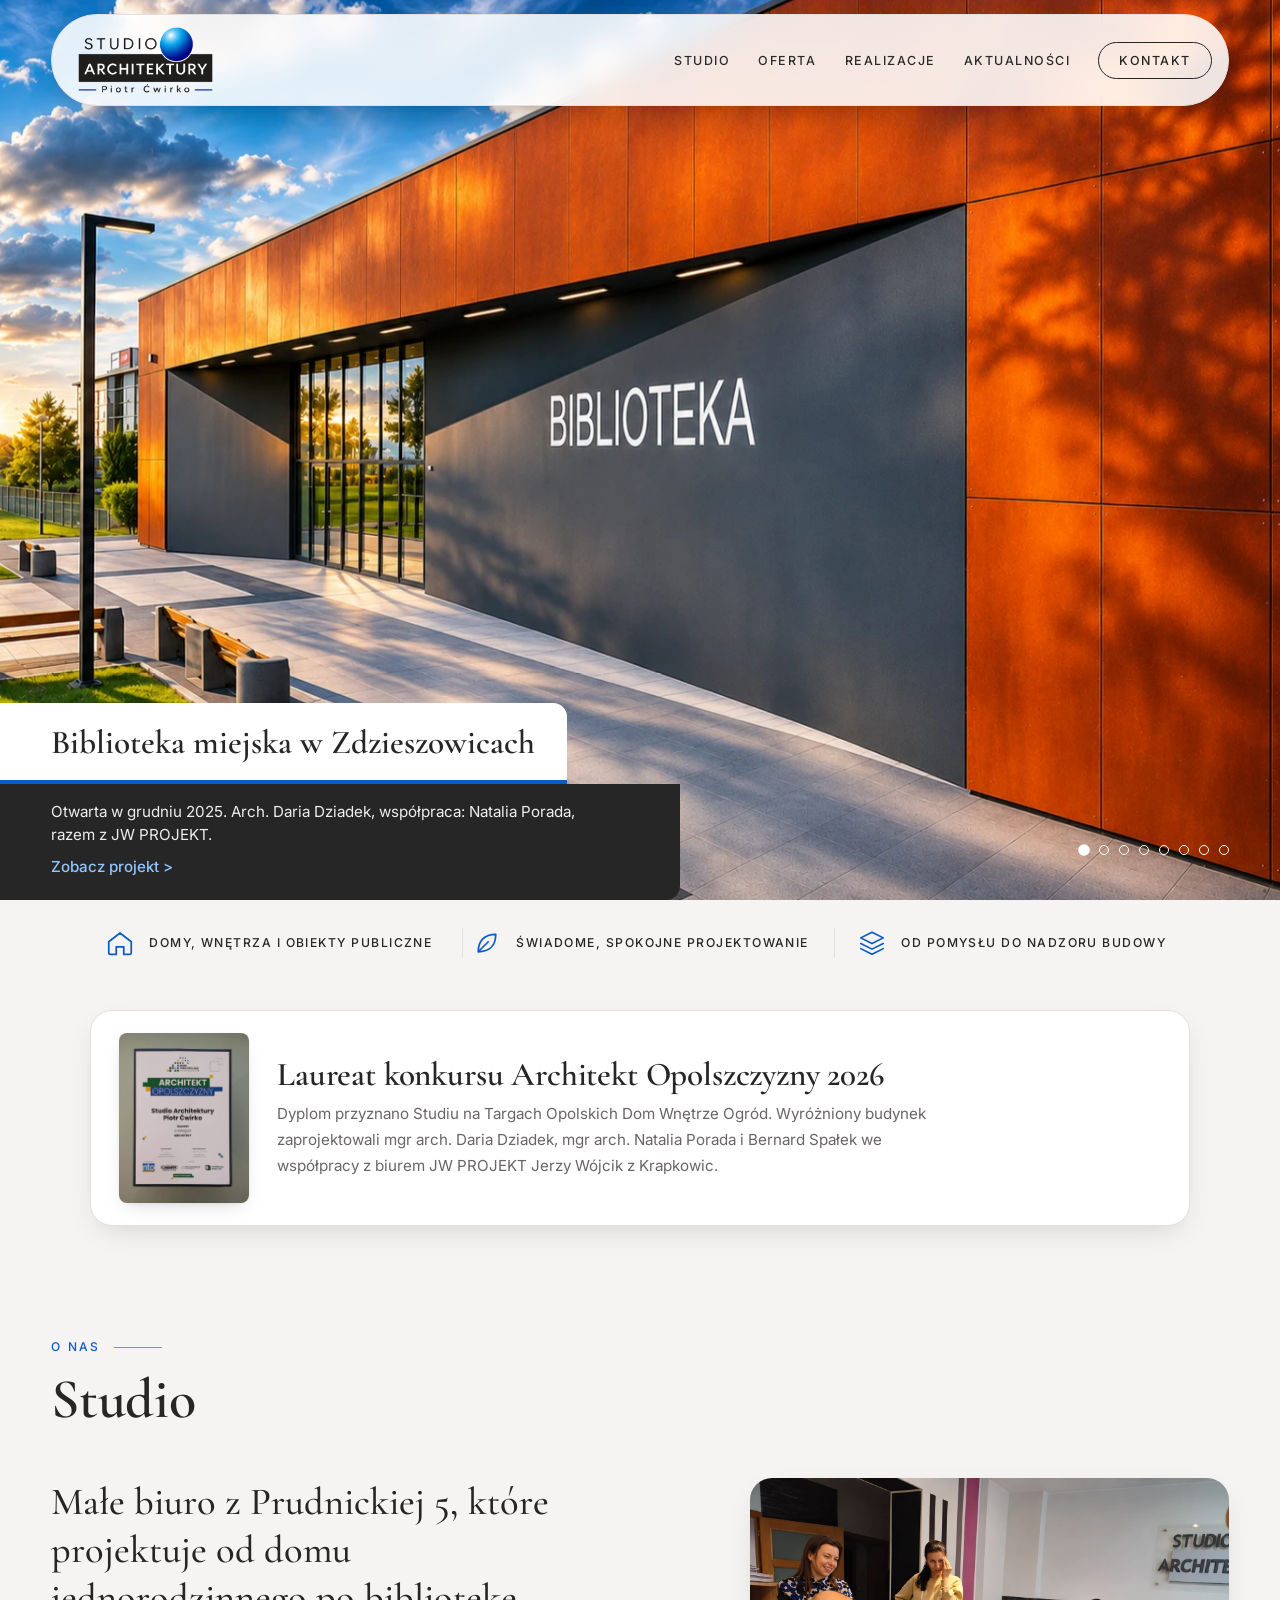
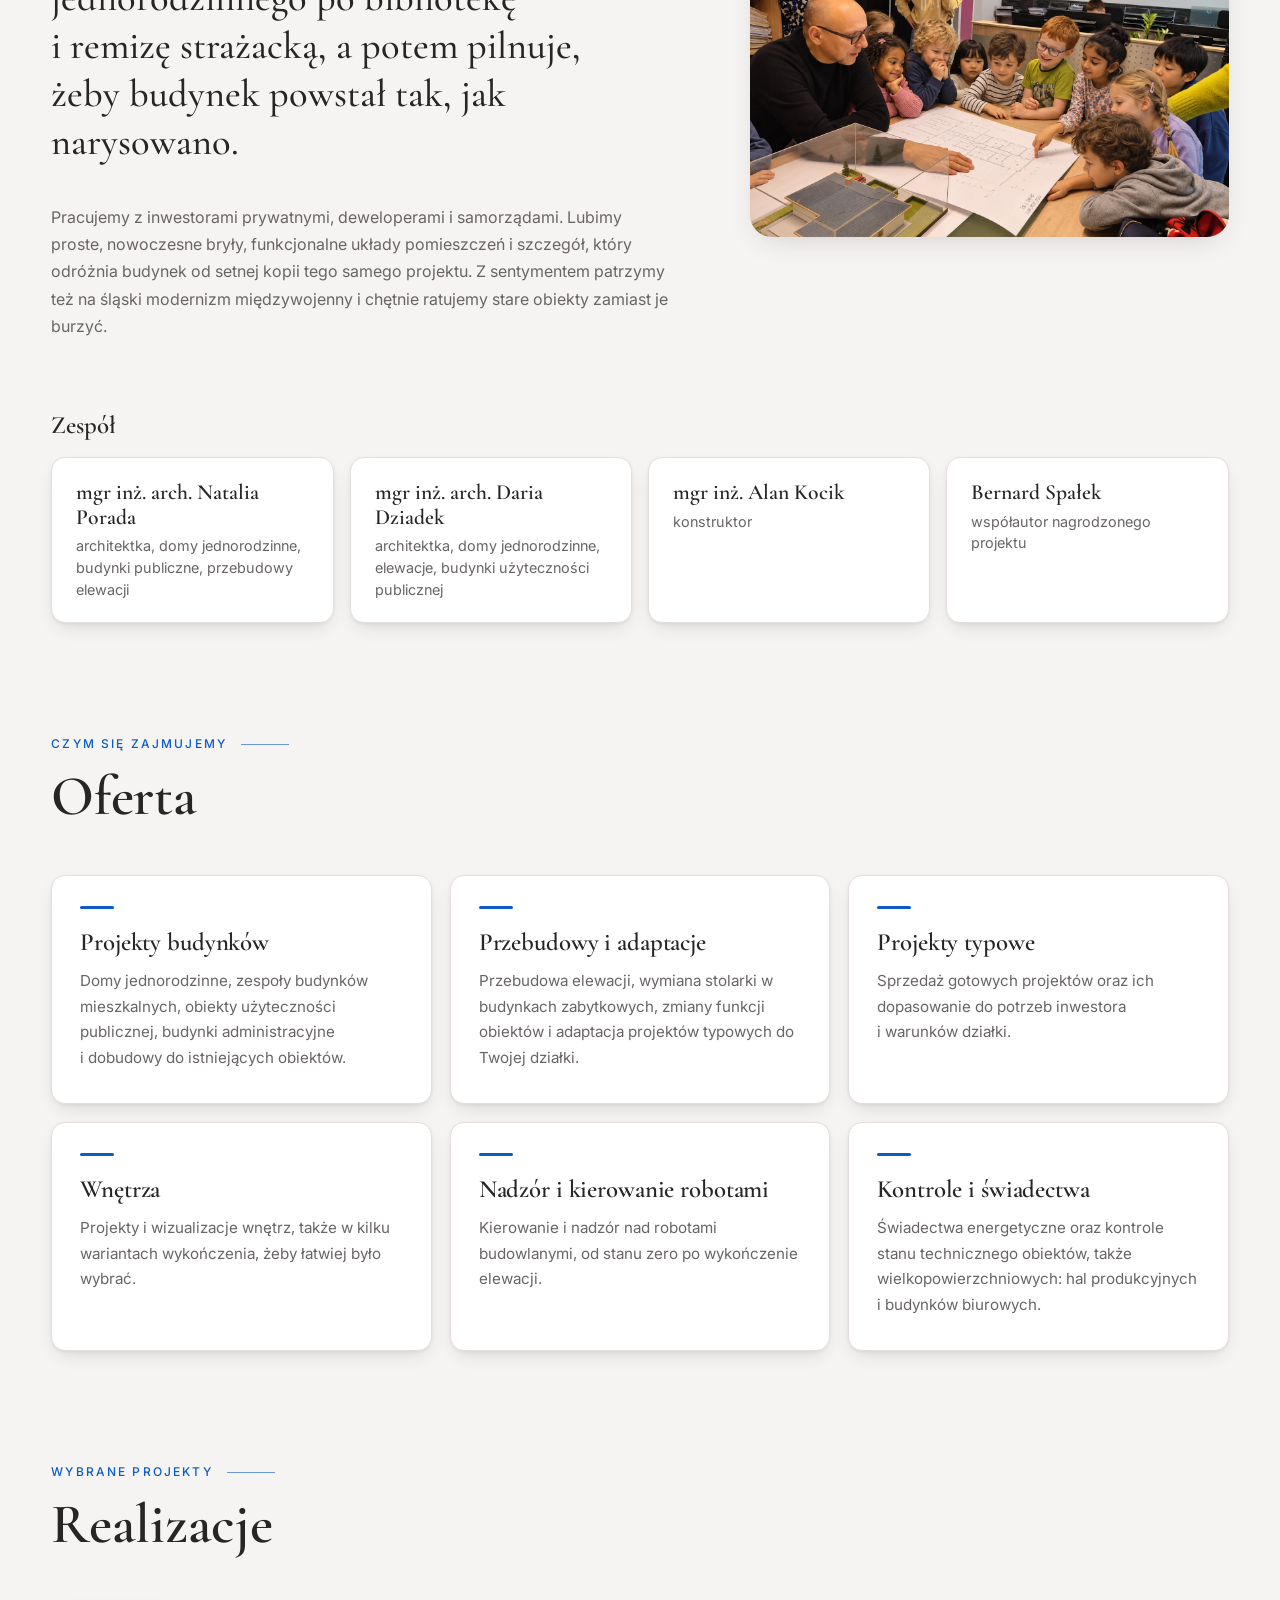
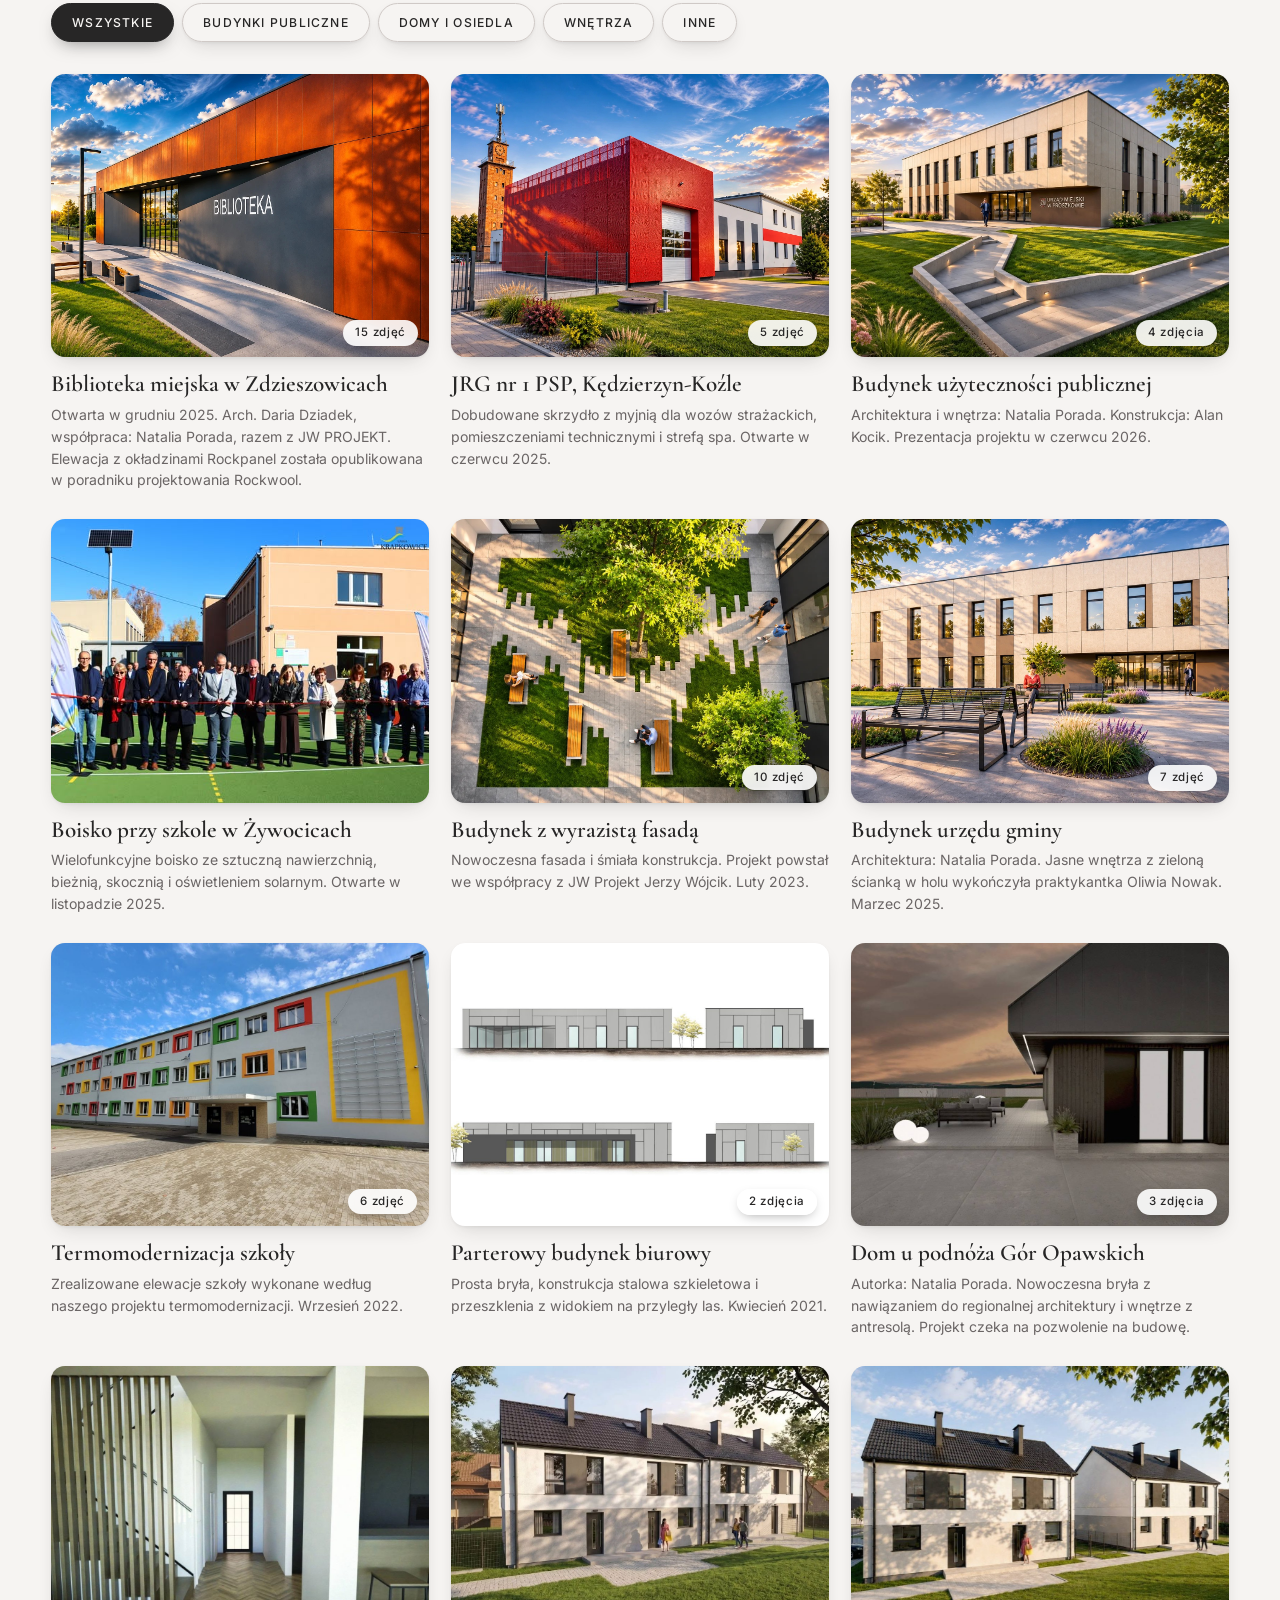
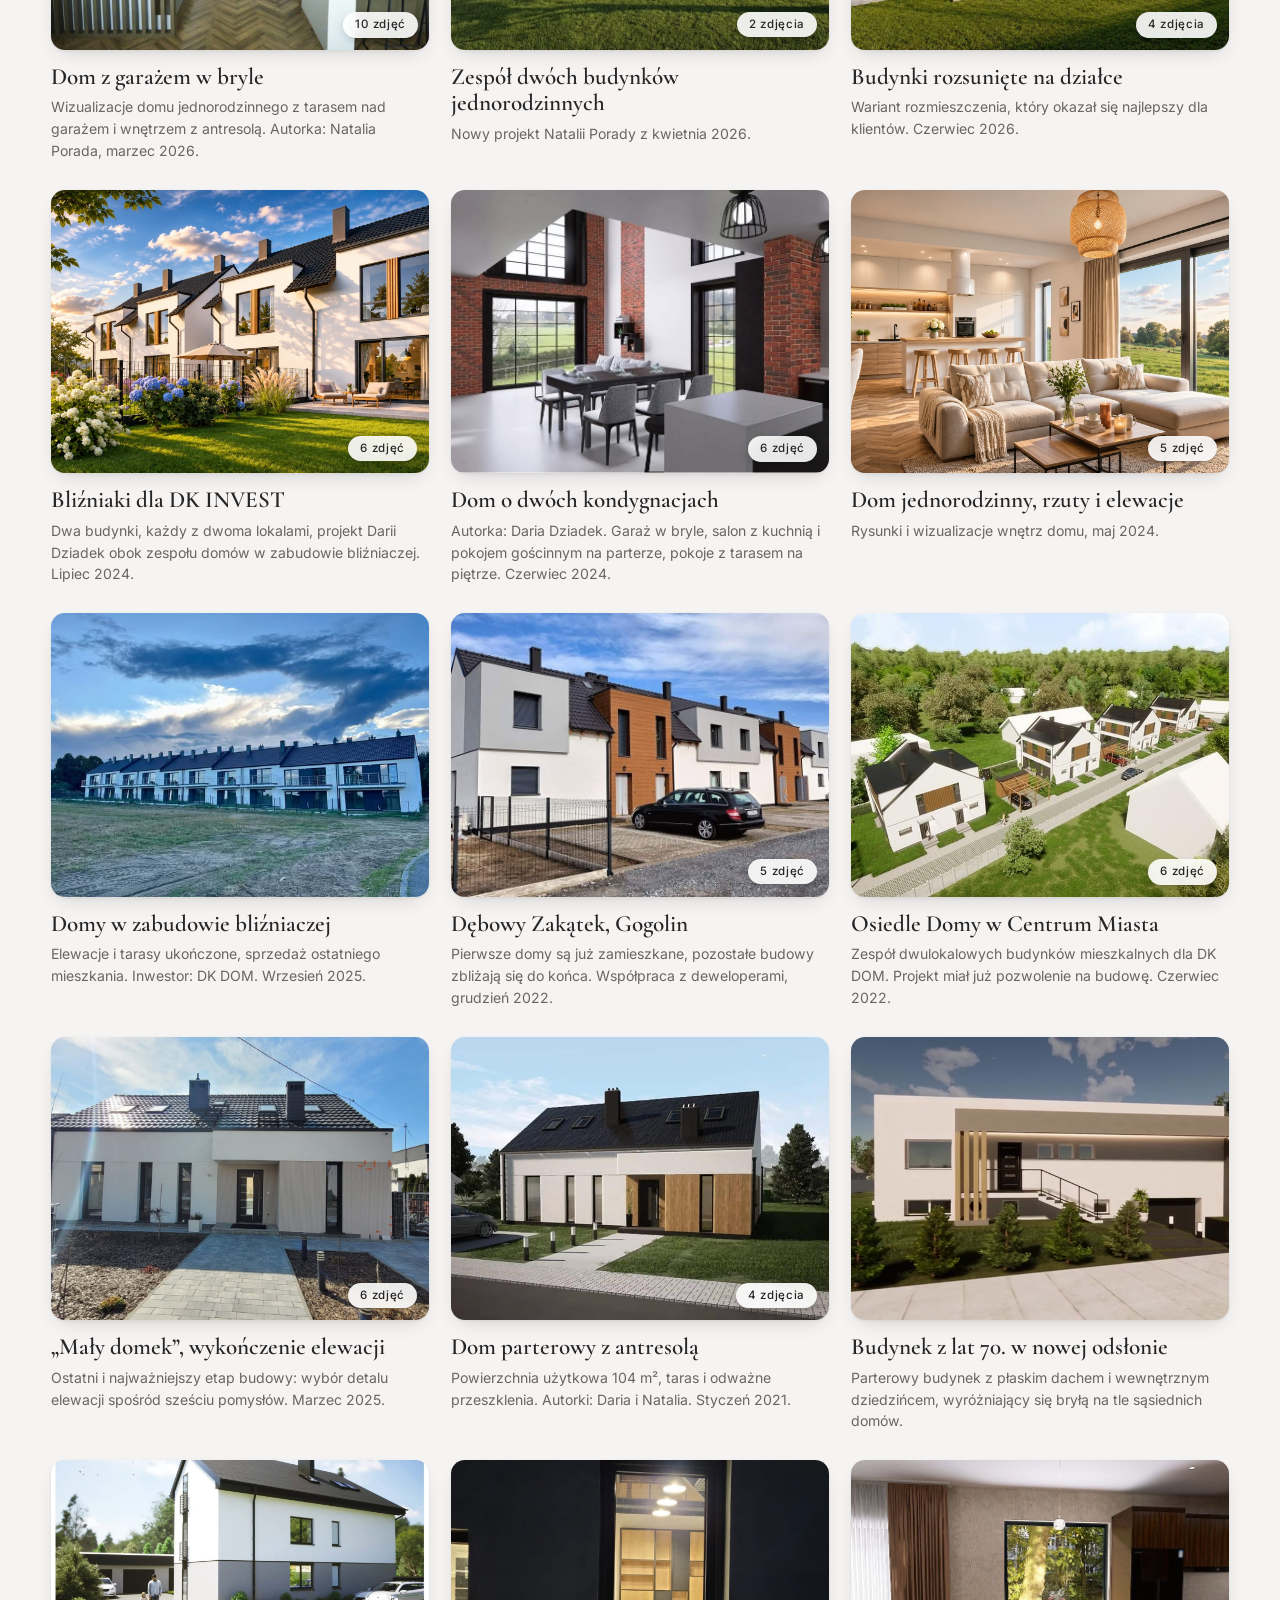
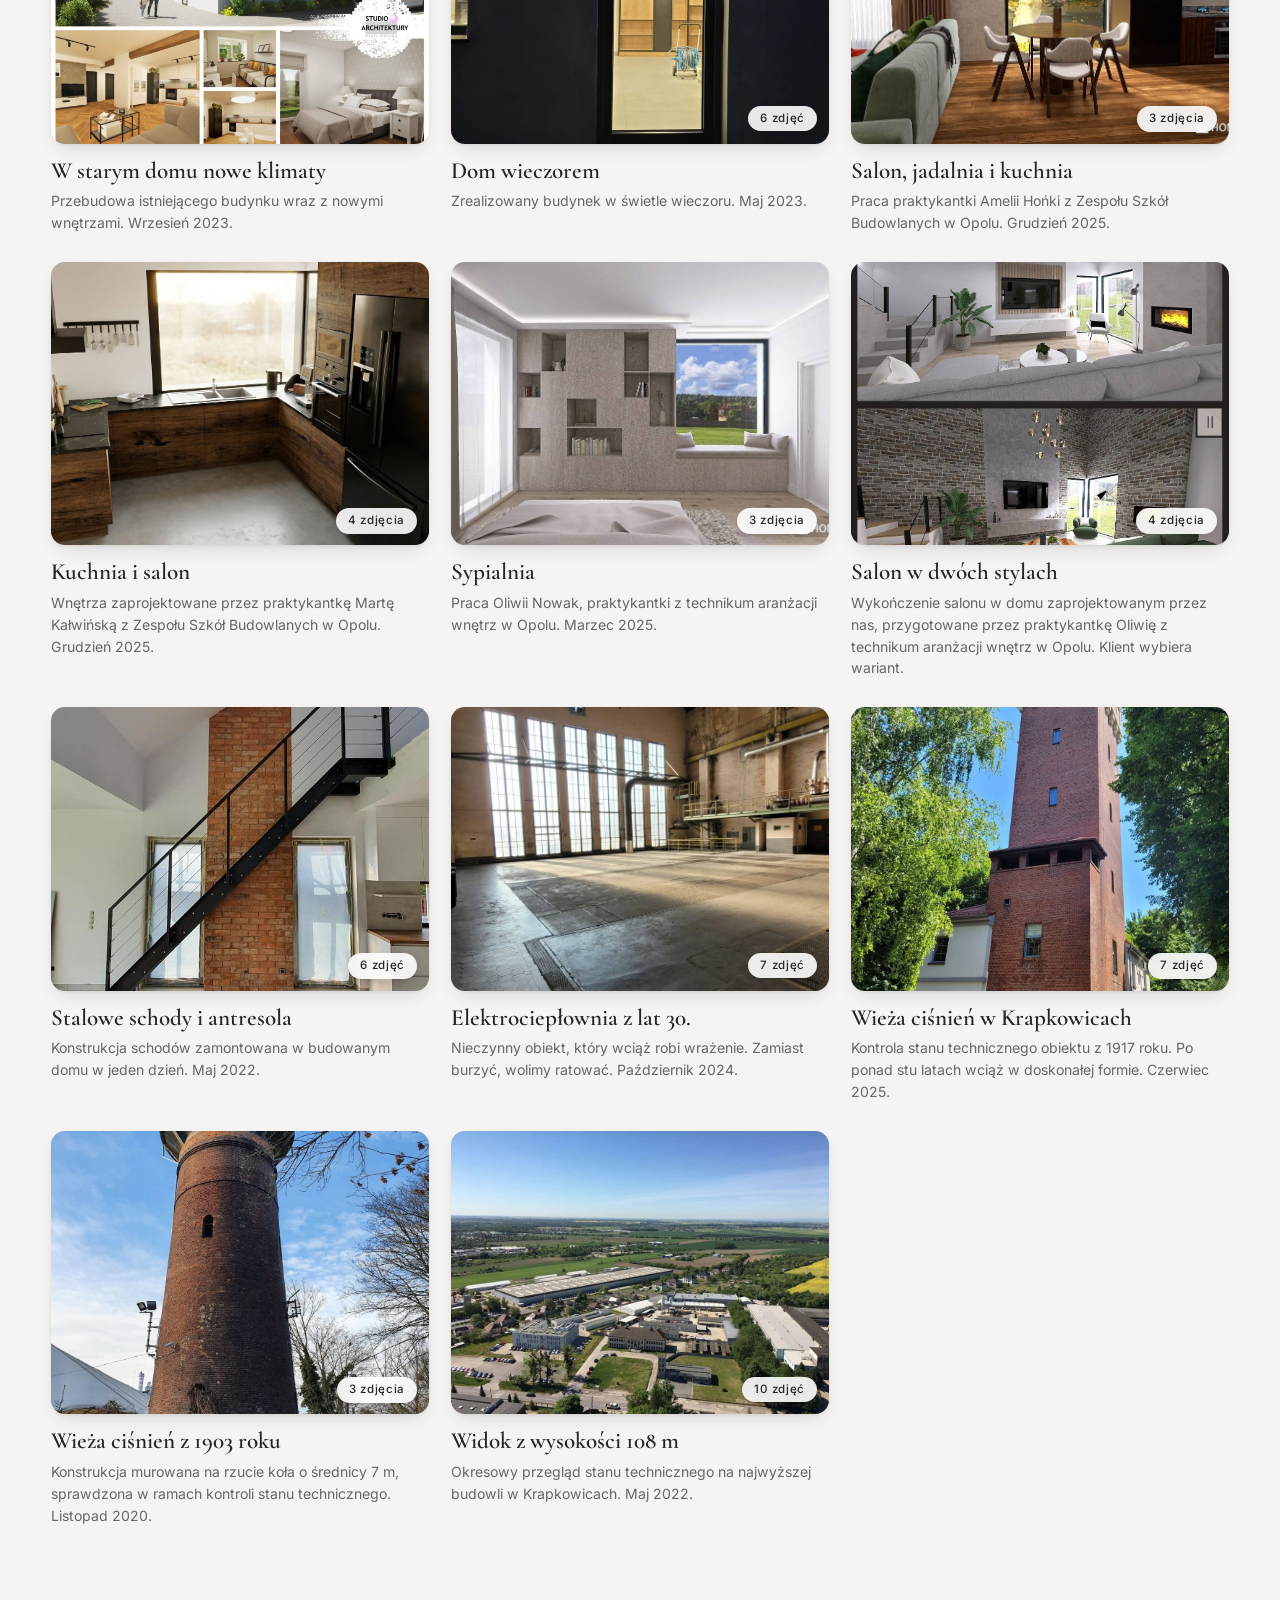
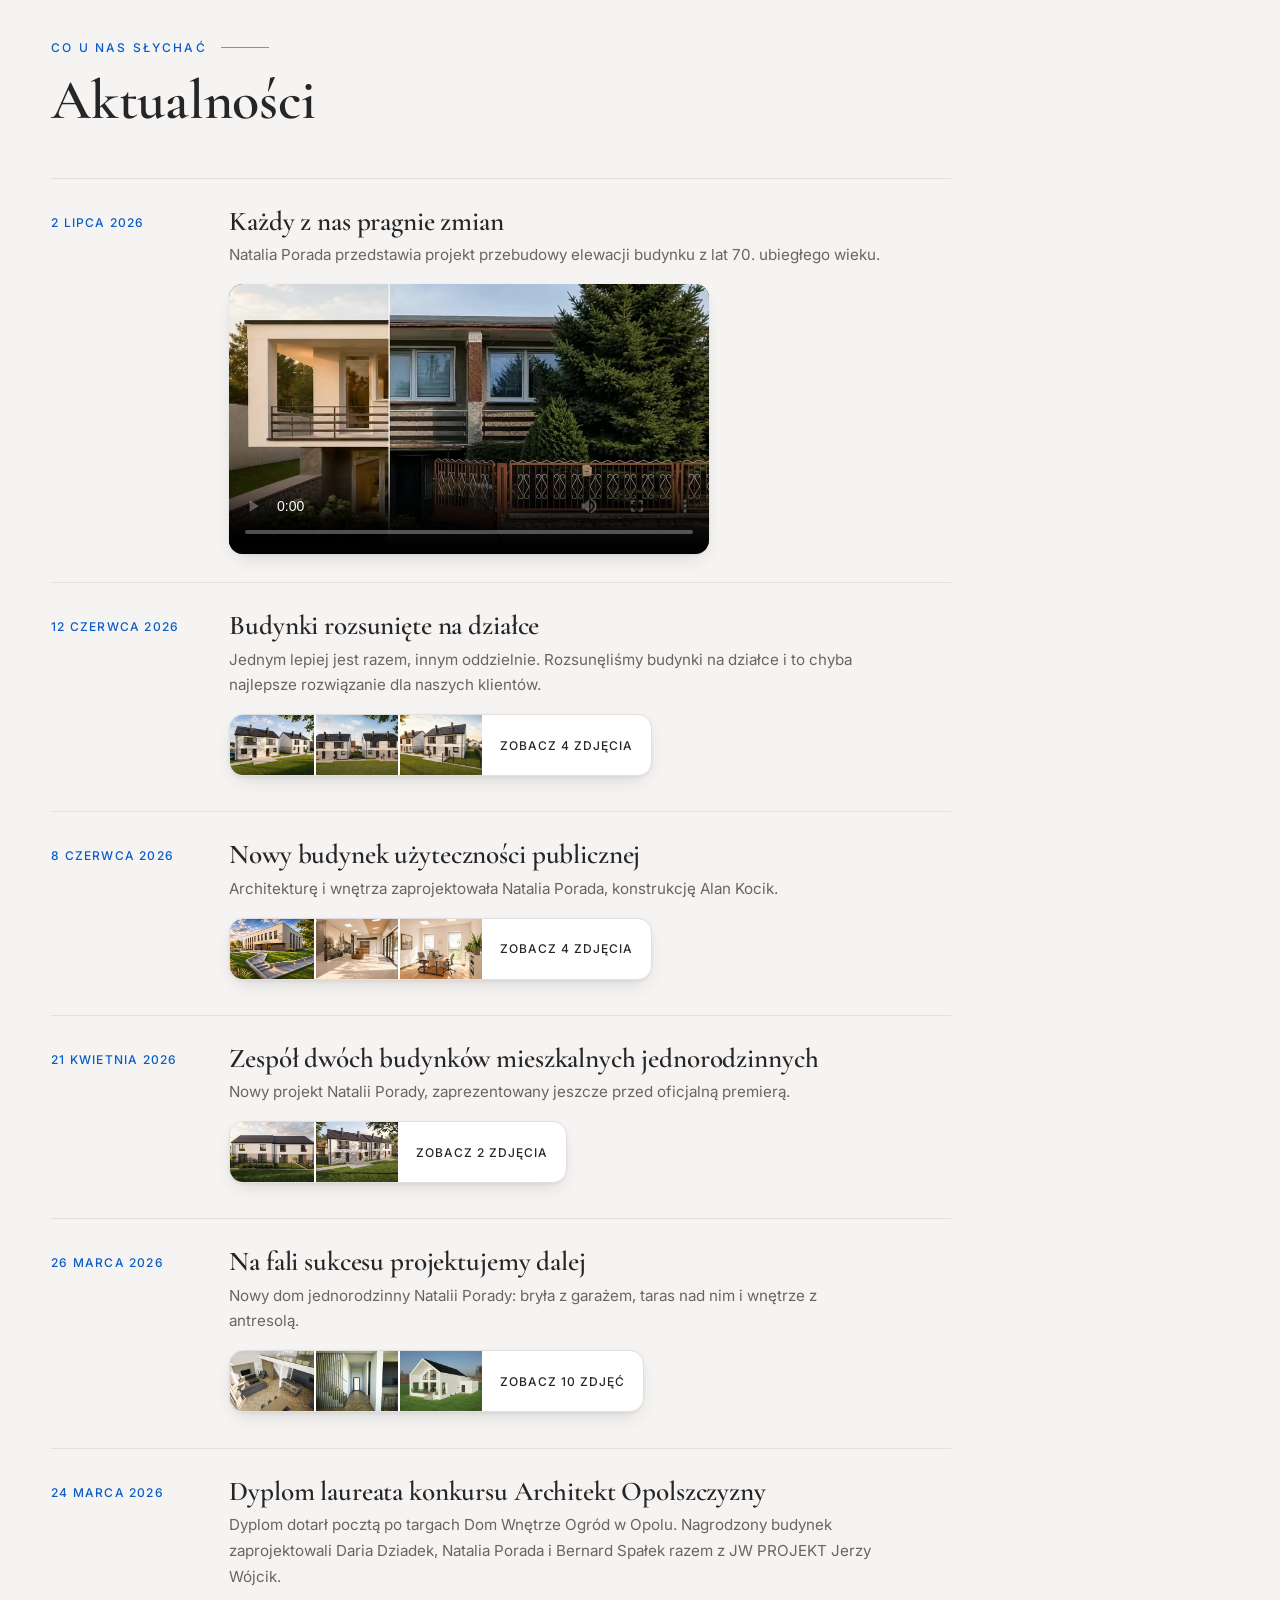
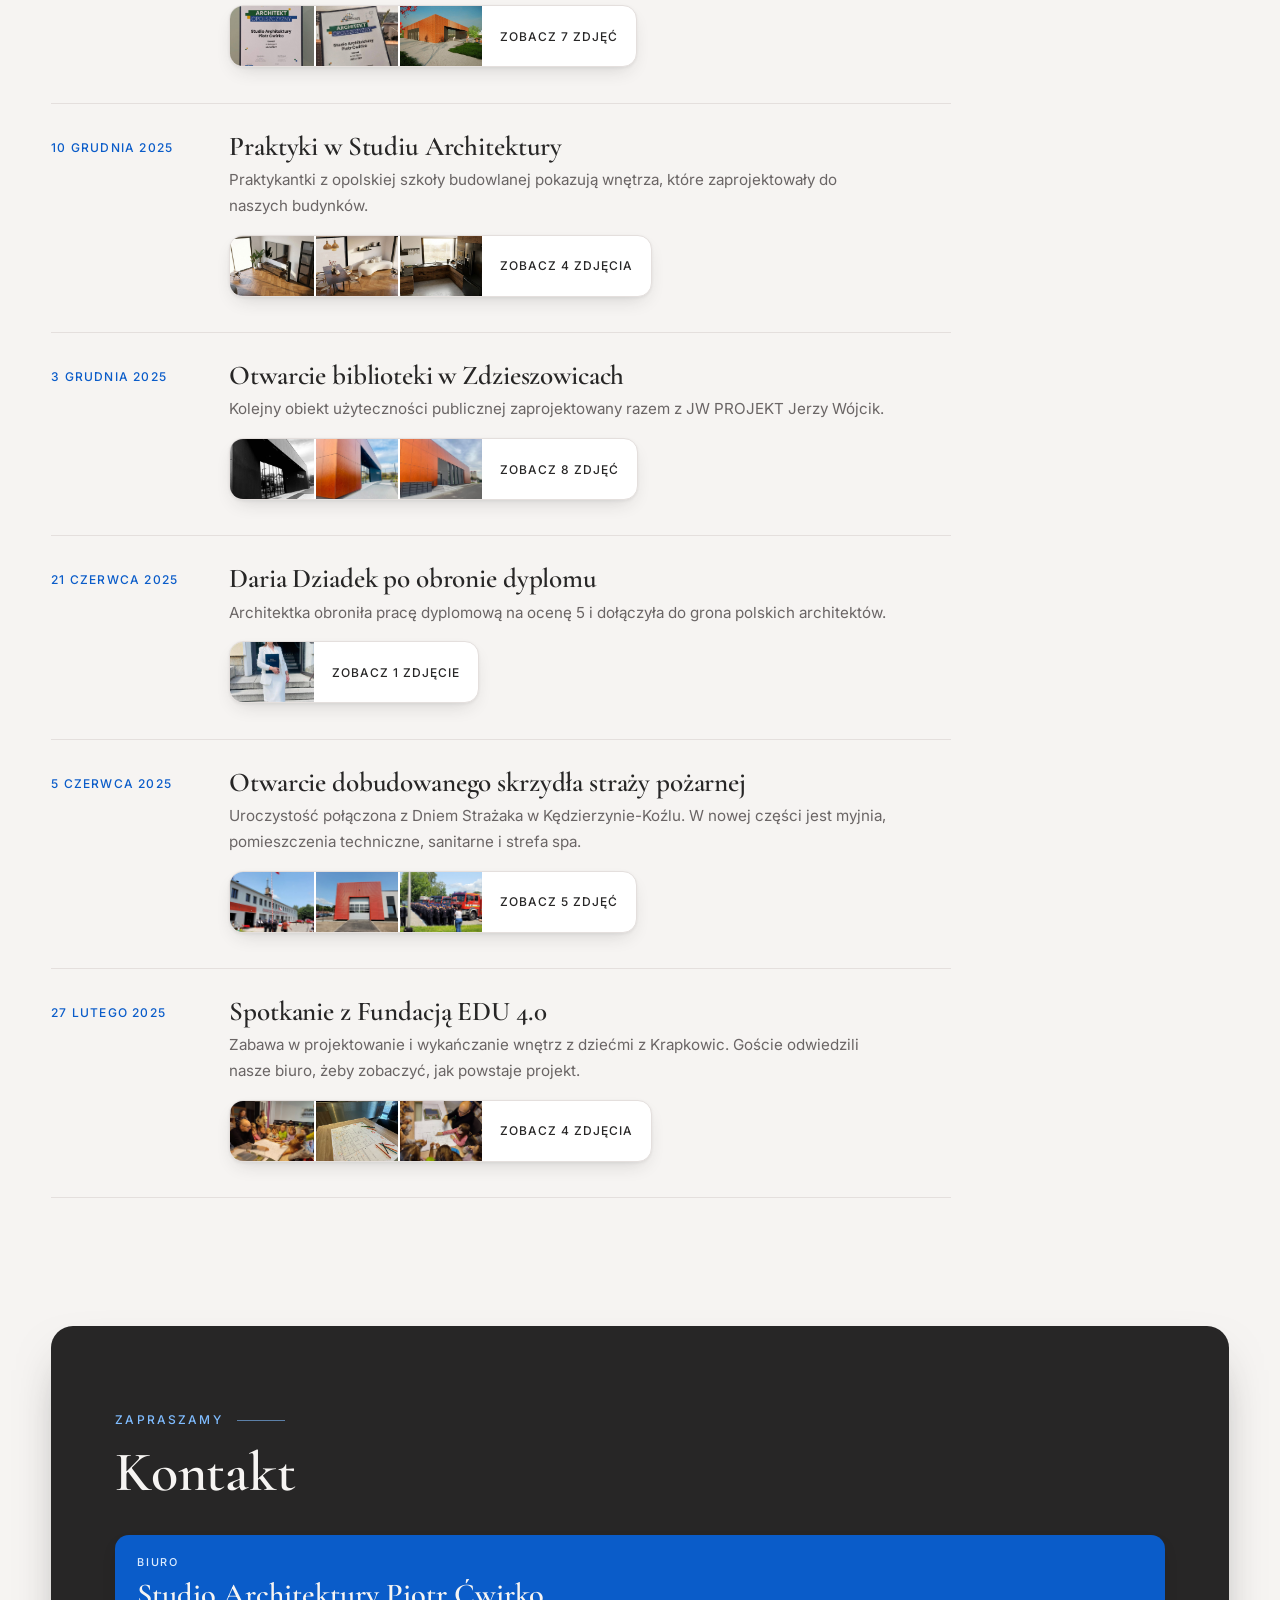
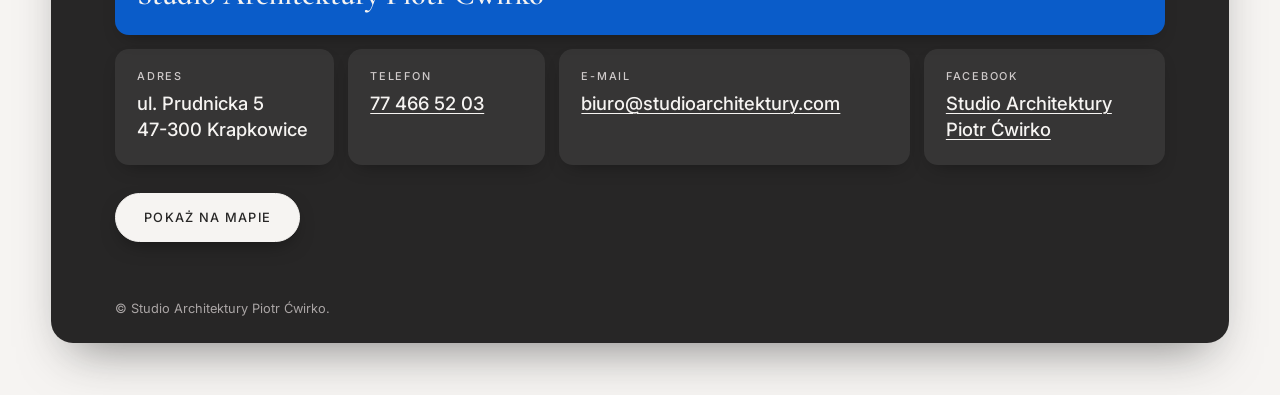
<file: index.html>
<!doctype html>
<html lang="pl">
<head>
<meta charset="utf-8">
<meta name="viewport" content="width=device-width, initial-scale=1">
<title>Studio Architektury Piotr Ćwirko – Krapkowice</title>
<meta name="description" content="Studio Architektury Piotr Ćwirko w Krapkowicach: kompleksowe projekty, nadzór nad robotami budowlanymi, sprzedaż i adaptacja projektów typowych.">
<link rel="preconnect" href="https://fonts.googleapis.com">
<link rel="preconnect" href="https://fonts.gstatic.com" crossorigin>
<link href="https://fonts.googleapis.com/css2?family=Cormorant+Garamond:wght@500;600;700&family=Inter:wght@400;500;600&display=swap" rel="stylesheet">
<link rel="icon" type="image/png" href="assets/favicon.png">
<link rel="stylesheet" href="style.css?v=3">
</head>
<body>

<header class="top">
  <a class="brand" href="#top" aria-label="Studio Architektury – strona główna">
    <img src="assets/logo.png" alt="Studio Architektury Piotr Ćwirko" width="900" height="446">
  </a>
  <nav aria-label="Główna">
    <a href="#studio">Studio</a>
    <a href="#oferta">Oferta</a>
    <a href="#realizacje">Realizacje</a>
    <a href="#aktualnosci">Aktualności</a>
    <a href="#kontakt" class="nav-cta">Kontakt</a>
  </nav>
  <button type="button" class="nav-toggle" aria-label="Menu" aria-expanded="false" aria-controls="mobile-menu"><span></span><span></span><span></span></button>
  <div id="mobile-menu" class="mobile-menu">
    <a href="#studio">Studio</a>
    <a href="#oferta">Oferta</a>
    <a href="#realizacje">Realizacje</a>
    <a href="#aktualnosci">Aktualności</a>
    <a href="#kontakt">Kontakt</a>
  </div>
</header>

<main id="top">

<section class="hero">
  <figure class="hero-media" aria-hidden="true">
    <img class="slide is-on" src="images/Hero/hero-3.webp" alt="" width="1491" height="1055" fetchpriority="high">
    <img class="slide" src="images/Hero/hero-4.webp?v=2" alt="" width="1672" height="941">
    <img class="slide" src="images/Hero/hero-5.webp" alt="" width="1674" height="940">
    <img class="slide" src="images/Hero/hero-6.webp" alt="" width="1587" height="991">
    <img class="slide" src="images/Hero/hero-7.webp" alt="" width="1672" height="941">
    <img class="slide" src="images/Hero/hero-8.webp" alt="" width="1672" height="941">
    <img class="slide" src="images/Hero/hero-9.webp" alt="" width="1377" height="1142">
    <img class="slide" src="images/Hero/hero-10.webp" alt="" width="1672" height="941">
  </figure>
  <h1 class="sr-only">Studio Architektury Piotr Ćwirko, projekty architektoniczne w Krapkowicach</h1>
  <div class="hero-caps">
    <div class="hero-cap is-on">
      <p class="cap-title">Biblioteka miejska w Zdzieszowicach</p>
      <div class="cap-info"><p>Otwarta w grudniu 2025. Arch. Daria Dziadek, współpraca: Natalia Porada, razem z JW PROJEKT.</p><button type="button" class="cap-link" data-gallery="images/2025-04_biblioteka-miejska-w-zdzieszowicach/20250417T1701_07.jpg?v=2|images/2025-12_biblioteka-miejska-w-zdzieszowicach/20251203T1606_08.jpg|images/2025-12_biblioteka-miejska-w-zdzieszowicach/20251203T1606_01.jpg|images/2025-12_biblioteka-miejska-w-zdzieszowicach/20251203T1606_02.jpg|images/2025-12_biblioteka-miejska-w-zdzieszowicach/20251203T1606_03.jpg|images/2025-12_biblioteka-miejska-w-zdzieszowicach/20251203T1606_04.jpg|images/2025-12_biblioteka-miejska-w-zdzieszowicach/20251203T1606_05.jpg|images/2025-12_biblioteka-miejska-w-zdzieszowicach/20251203T1606_06.jpg|images/2025-12_biblioteka-miejska-w-zdzieszowicach/20251203T1606_07.jpg|images/2025-04_biblioteka-miejska-w-zdzieszowicach/20250417T1701_01.jpg|images/2025-04_biblioteka-miejska-w-zdzieszowicach/20250417T1701_02.jpg|images/2025-04_biblioteka-miejska-w-zdzieszowicach/20250417T1701_03.jpg|images/2025-04_biblioteka-miejska-w-zdzieszowicach/20250417T1701_04.jpg|images/2025-04_biblioteka-miejska-w-zdzieszowicach/20250417T1701_05.jpg|images/2025-04_biblioteka-miejska-w-zdzieszowicach/20250417T1701_06.jpg" data-title="Biblioteka miejska w Zdzieszowicach" data-alt="Biblioteka miejska w Zdzieszowicach" tabindex="0">Zobacz projekt <span aria-hidden="true">&gt;</span></button></div>
    </div>
    <div class="hero-cap">
      <p class="cap-title">Bliźniaki dla DK INVEST</p>
      <div class="cap-info"><p>Dwa budynki, każdy z dwoma lokalami, projekt Darii Dziadek obok zespołu domów w zabudowie bliźniaczej. Lipiec 2024.</p><button type="button" class="cap-link" data-gallery="images/2024-07_blizniaki-dla-dk-invest/20240719T1148_04.jpg?v=2|images/2024-07_blizniaki-dla-dk-invest/20240719T1148_01.jpg|images/2024-07_blizniaki-dla-dk-invest/20240719T1148_02.jpg|images/2024-07_blizniaki-dla-dk-invest/20240719T1148_03.jpg?v=2|images/2024-07_blizniaki-dla-dk-invest/20240719T1148_05.jpg?v=2|images/2024-07_blizniaki-dla-dk-invest/20240719T1148_06.jpg?v=2" data-title="Bliźniaki dla DK INVEST" data-alt="Domy w zabudowie bliźniaczej dla DK INVEST" tabindex="-1">Zobacz projekt <span aria-hidden="true">&gt;</span></button></div>
    </div>
    <div class="hero-cap">
      <p class="cap-title">Bliźniaki dla DK INVEST</p>
      <div class="cap-info"><p>Dwa budynki, każdy z dwoma lokalami, projekt Darii Dziadek obok zespołu domów w zabudowie bliźniaczej. Lipiec 2024.</p><button type="button" class="cap-link" data-gallery="images/2024-07_blizniaki-dla-dk-invest/20240719T1148_04.jpg?v=2|images/2024-07_blizniaki-dla-dk-invest/20240719T1148_01.jpg|images/2024-07_blizniaki-dla-dk-invest/20240719T1148_02.jpg|images/2024-07_blizniaki-dla-dk-invest/20240719T1148_03.jpg?v=2|images/2024-07_blizniaki-dla-dk-invest/20240719T1148_05.jpg?v=2|images/2024-07_blizniaki-dla-dk-invest/20240719T1148_06.jpg?v=2" data-title="Bliźniaki dla DK INVEST" data-alt="Domy w zabudowie bliźniaczej dla DK INVEST" tabindex="-1">Zobacz projekt <span aria-hidden="true">&gt;</span></button></div>
    </div>
    <div class="hero-cap">
      <p class="cap-title">Budynek urzędu gminy</p>
      <div class="cap-info"><p>Architektura: Natalia Porada. Jasne wnętrza z zieloną ścianką w holu wykończyła praktykantka Oliwia Nowak. Marzec 2025.</p><button type="button" class="cap-link" data-gallery="images/2025-03_budynek-urzedu-gminy/20250322T0818_02.jpg?v=2|images/2025-03_budynek-urzedu-gminy/20250322T0818_01.jpg|images/2025-03_budynek-urzedu-gminy/20250322T0818_03.jpg|images/2025-03_budynek-urzedu-gminy/20250322T0818_04.jpg|images/2025-03_budynek-urzedu-gminy/20250322T0818_05.jpg|images/2025-03_budynek-urzedu-gminy/20250322T0818_06.jpg|images/2025-03_budynek-urzedu-gminy/20250322T0818_07.jpg" data-title="Budynek urzędu gminy" data-alt="Wizualizacja budynku urzędu gminy" tabindex="-1">Zobacz projekt <span aria-hidden="true">&gt;</span></button></div>
    </div>
    <div class="hero-cap">
      <p class="cap-title">Budynek z wyrazistą fasadą</p>
      <div class="cap-info"><p>Nowoczesna fasada i śmiała konstrukcja. Projekt powstał we współpracy z JW Projekt Jerzy Wójcik. Luty 2023.</p><button type="button" class="cap-link" data-gallery="images/2023-02_budynek-z-wyrazista-fasada/20230215T1340_01.jpg?v=2|images/2023-02_budynek-z-wyrazista-fasada/20230215T1340_02.jpg|images/2023-02_budynek-z-wyrazista-fasada/20230215T1340_03.jpg|images/2023-02_budynek-z-wyrazista-fasada/20230215T1340_04.jpg|images/2023-02_budynek-z-wyrazista-fasada/20230215T1340_05.jpg|images/2023-02_budynek-z-wyrazista-fasada/20230215T1340_06.jpg|images/2023-02_budynek-z-wyrazista-fasada/20230215T1340_07.jpg|images/2023-02_budynek-z-wyrazista-fasada/20230215T1340_08.jpg|images/2023-02_budynek-z-wyrazista-fasada/20230215T1340_09.jpg|images/2023-02_budynek-z-wyrazista-fasada/20230215T1340_10.jpg" data-title="Budynek z wyrazistą fasadą" data-alt="Budynek z nowoczesną fasadą" tabindex="-1">Zobacz projekt <span aria-hidden="true">&gt;</span></button></div>
    </div>
    <div class="hero-cap">
      <p class="cap-title">Budynek użyteczności publicznej</p>
      <div class="cap-info"><p>Architektura i wnętrza: Natalia Porada. Konstrukcja: Alan Kocik. Prezentacja projektu w czerwcu 2026.</p><button type="button" class="cap-link" data-gallery="images/2026-06_budynek-uzytecznosci-publicznej/20260608T0747_01.jpg?v=2|images/2026-06_budynek-uzytecznosci-publicznej/20260608T0747_02.jpg|images/2026-06_budynek-uzytecznosci-publicznej/20260608T0747_03.jpg|images/2026-06_budynek-uzytecznosci-publicznej/20260608T0747_04.jpg" data-title="Budynek użyteczności publicznej" data-alt="Wizualizacja budynku użyteczności publicznej" tabindex="-1">Zobacz projekt <span aria-hidden="true">&gt;</span></button></div>
    </div>
    <div class="hero-cap">
      <p class="cap-title">Bliźniaki dla DK INVEST</p>
      <div class="cap-info"><p>Dwa budynki, każdy z dwoma lokalami, projekt Darii Dziadek obok zespołu domów w zabudowie bliźniaczej. Lipiec 2024.</p><button type="button" class="cap-link" data-gallery="images/2024-07_blizniaki-dla-dk-invest/20240719T1148_04.jpg?v=2|images/2024-07_blizniaki-dla-dk-invest/20240719T1148_01.jpg|images/2024-07_blizniaki-dla-dk-invest/20240719T1148_02.jpg|images/2024-07_blizniaki-dla-dk-invest/20240719T1148_03.jpg?v=2|images/2024-07_blizniaki-dla-dk-invest/20240719T1148_05.jpg?v=2|images/2024-07_blizniaki-dla-dk-invest/20240719T1148_06.jpg?v=2" data-title="Bliźniaki dla DK INVEST" data-alt="Domy w zabudowie bliźniaczej dla DK INVEST" tabindex="-1">Zobacz projekt <span aria-hidden="true">&gt;</span></button></div>
    </div>
    <div class="hero-cap">
      <p class="cap-title">Dom jednorodzinny, rzuty i elewacje</p>
      <div class="cap-info"><p>Rysunki i wizualizacje wnętrz domu, maj 2024.</p><button type="button" class="cap-link" data-gallery="images/2024-05_dom-jednorodzinny-rzuty-i-elewacje/20240522T0846_04.jpg?v=2|images/2024-05_dom-jednorodzinny-rzuty-i-elewacje/20240522T0846_05.jpg|images/2024-05_dom-jednorodzinny-rzuty-i-elewacje/20240522T0846_01.jpg|images/2024-05_dom-jednorodzinny-rzuty-i-elewacje/20240522T0846_02.jpg|images/2024-05_dom-jednorodzinny-rzuty-i-elewacje/20240522T0846_03.jpg" data-title="Dom jednorodzinny, rzuty i elewacje" data-alt="Elewacje domu jednorodzinnego" tabindex="-1">Zobacz projekt <span aria-hidden="true">&gt;</span></button></div>
    </div>
  </div>
  <div class="hero-dots" role="group" aria-label="Wybór zdjęcia">
    <button type="button" class="is-on" aria-label="Zdjęcie 1" aria-current="true"></button>
    <button type="button" aria-label="Zdjęcie 2"></button>
    <button type="button" aria-label="Zdjęcie 3"></button>
    <button type="button" aria-label="Zdjęcie 4"></button>
    <button type="button" aria-label="Zdjęcie 5"></button>
    <button type="button" aria-label="Zdjęcie 6"></button>
    <button type="button" aria-label="Zdjęcie 7"></button>
    <button type="button" aria-label="Zdjęcie 8"></button>
  </div>
</section>

<ul class="trust" aria-label="Nasze podejście">
  <li><svg viewBox="0 0 24 24" aria-hidden="true"><path d="M3 11l9-7 9 7v9a1 1 0 0 1-1 1h-5v-6H9v6H4a1 1 0 0 1-1-1z"/></svg>Domy, wnętrza i obiekty publiczne</li>
  <li><svg viewBox="0 0 24 24" aria-hidden="true"><path d="M5 19c0-9 5-14 14-14 0 9-5 14-14 14zM5 19l8-8"/></svg>Świadome, spokojne projektowanie</li>
  <li><svg viewBox="0 0 24 24" aria-hidden="true"><path d="M12 3l9 5-9 5-9-5zM3 13l9 5 9-5M3 17.5l9 5 9-5" transform="scale(1 .9) translate(0 .8)"/></svg>Od pomysłu do nadzoru budowy</li>
</ul>

<section class="award" aria-label="Wyróżnienie">
  <button type="button" class="award-img" data-gallery="images/2026-03_laureat-konkursu-architekt-opolszczyzny/20260324T1501_07.jpg|images/2026-03_laureat-konkursu-architekt-opolszczyzny/20260324T1501_01.jpg|images/2026-03_laureat-konkursu-architekt-opolszczyzny/20260324T1501_02.jpg|images/2026-03_laureat-konkursu-architekt-opolszczyzny/20260324T1501_03.jpg|images/2026-03_laureat-konkursu-architekt-opolszczyzny/20260324T1501_04.jpg|images/2026-03_laureat-konkursu-architekt-opolszczyzny/20260324T1501_05.jpg|images/2026-03_laureat-konkursu-architekt-opolszczyzny/20260324T1501_06.jpg" data-title="Laureat konkursu Architekt Opolszczyzny 2026" data-alt="Dyplom i nagrodzony budynek" aria-label="Zobacz zdjęcia (7)"><img src="images/2026-03_laureat-konkursu-architekt-opolszczyzny/20260324T1501_07.jpg" alt="Dyplom laureata konkursu Architekt Opolszczyzny dla Studia Architektury Piotr Ćwirko"></button>
  <div>
    <h2>Laureat konkursu Architekt Opolszczyzny 2026</h2>
    <p>Dyplom przyznano Studiu na Targach Opolskich Dom Wnętrze Ogród. Wyróżniony budynek zaprojektowali mgr arch. Daria Dziadek, mgr arch. Natalia Porada i Bernard Spałek we współpracy z biurem JW PROJEKT Jerzy Wójcik z Krapkowic.</p>
  </div>
</section>

<section id="studio" class="block studio">
  <div class="col-head">
    <p class="eyebrow">O nas</p>
    <h2>Studio</h2>
  </div>
  <div class="col-body">
    <p class="big">Małe biuro z Prudnickiej 5, które projektuje od domu jednorodzinnego po bibliotekę i&nbsp;remizę strażacką, a&nbsp;potem pilnuje, żeby budynek powstał tak, jak narysowano.</p>
    <p>Pracujemy z inwestorami prywatnymi, deweloperami i samorządami. Lubimy proste, nowoczesne bryły, funkcjonalne układy pomieszczeń i szczegół, który odróżnia budynek od setnej kopii tego samego projektu. Z sentymentem patrzymy też na śląski modernizm międzywojenny i&nbsp;chętnie ratujemy stare obiekty zamiast je burzyć.</p>

    <figure class="office"><img src="assets/biuro.webp" alt="Wnętrze biura Studia Architektury podczas spotkania z dziećmi przy makiecie" width="1448" height="1086" loading="lazy"></figure>
    <h3>Zespół</h3>
    <ul class="team">
      <li><strong>mgr inż. arch. Natalia Porada</strong><span>architektka, domy jednorodzinne, budynki publiczne, przebudowy elewacji</span></li>
      <li><strong>mgr inż. arch. Daria Dziadek</strong><span>architektka, domy jednorodzinne, elewacje, budynki użyteczności publicznej</span></li>
      <li><strong>mgr inż. Alan Kocik</strong><span>konstruktor</span></li>
      <li><strong>Bernard Spałek</strong><span>współautor nagrodzonego projektu</span></li>
    </ul>
  </div>
</section>

<section id="oferta" class="block oferta">
  <div class="col-head">
    <p class="eyebrow">Czym się zajmujemy</p>
    <h2>Oferta</h2>
  </div>
  <div class="col-body">
    <ul class="services">
      <li>
        <h3>Projekty budynków</h3>
        <p>Domy jednorodzinne, zespoły budynków mieszkalnych, obiekty użyteczności publicznej, budynki administracyjne i&nbsp;dobudowy do istniejących obiektów.</p>
      </li>
      <li>
        <h3>Przebudowy i adaptacje</h3>
        <p>Przebudowa elewacji, wymiana stolarki w budynkach zabytkowych, zmiany funkcji obiektów i&nbsp;adaptacja projektów typowych do Twojej działki.</p>
      </li>
      <li>
        <h3>Projekty typowe</h3>
        <p>Sprzedaż gotowych projektów oraz ich dopasowanie do potrzeb inwestora i&nbsp;warunków działki.</p>
      </li>
      <li>
        <h3>Wnętrza</h3>
        <p>Projekty i wizualizacje wnętrz, także w kilku wariantach wykończenia, żeby łatwiej było wybrać.</p>
      </li>
      <li>
        <h3>Nadzór i kierowanie robotami</h3>
        <p>Kierowanie i nadzór nad robotami budowlanymi, od stanu zero po wykończenie elewacji.</p>
      </li>
      <li>
        <h3>Kontrole i świadectwa</h3>
        <p>Świadectwa energetyczne oraz kontrole stanu technicznego obiektów, także wielkopowierzchniowych: hal produkcyjnych i&nbsp;budynków biurowych.</p>
      </li>
    </ul>
  </div>
</section>

<section id="realizacje" class="block realizacje">
  <div class="col-head">
    <p class="eyebrow">Wybrane projekty</p>
    <h2>Realizacje</h2>
  </div>
  <div class="col-body wide">
    <div class="filters" role="group" aria-label="Filtr realizacji">
      <button type="button" class="chip is-on" data-f="all" aria-pressed="true">Wszystkie</button>
      <button type="button" class="chip" data-f="publiczne" aria-pressed="false">Budynki publiczne</button>
      <button type="button" class="chip" data-f="mieszkalne" aria-pressed="false">Domy i osiedla</button>
      <button type="button" class="chip" data-f="wnetrza" aria-pressed="false">Wnętrza</button>
      <button type="button" class="chip" data-f="inne" aria-pressed="false">Inne</button>
    </div>

    <ul class="grid">
      <li data-cat="publiczne">
        <button class="tile" type="button" data-gallery="images/2025-04_biblioteka-miejska-w-zdzieszowicach/20250417T1701_07.jpg?v=2|images/2025-12_biblioteka-miejska-w-zdzieszowicach/20251203T1606_08.jpg|images/2025-12_biblioteka-miejska-w-zdzieszowicach/20251203T1606_01.jpg|images/2025-12_biblioteka-miejska-w-zdzieszowicach/20251203T1606_02.jpg|images/2025-12_biblioteka-miejska-w-zdzieszowicach/20251203T1606_03.jpg|images/2025-12_biblioteka-miejska-w-zdzieszowicach/20251203T1606_04.jpg|images/2025-12_biblioteka-miejska-w-zdzieszowicach/20251203T1606_05.jpg|images/2025-12_biblioteka-miejska-w-zdzieszowicach/20251203T1606_06.jpg|images/2025-12_biblioteka-miejska-w-zdzieszowicach/20251203T1606_07.jpg|images/2025-04_biblioteka-miejska-w-zdzieszowicach/20250417T1701_01.jpg|images/2025-04_biblioteka-miejska-w-zdzieszowicach/20250417T1701_02.jpg|images/2025-04_biblioteka-miejska-w-zdzieszowicach/20250417T1701_03.jpg|images/2025-04_biblioteka-miejska-w-zdzieszowicach/20250417T1701_04.jpg|images/2025-04_biblioteka-miejska-w-zdzieszowicach/20250417T1701_05.jpg|images/2025-04_biblioteka-miejska-w-zdzieszowicach/20250417T1701_06.jpg" data-title="Biblioteka miejska w Zdzieszowicach" data-alt="Biblioteka miejska w Zdzieszowicach">
          <span class="ph"><img src="images/2025-04_biblioteka-miejska-w-zdzieszowicach/20250417T1701_07.jpg?v=2" alt="Biblioteka miejska w Zdzieszowicach" loading="lazy"><span class="count">15 zdjęć</span></span>
          <span class="cap"><strong>Biblioteka miejska w Zdzieszowicach</strong><em>Otwarta w grudniu 2025. Arch. Daria Dziadek, współpraca: Natalia Porada, razem z JW PROJEKT. Elewacja z okładzinami Rockpanel została opublikowana w poradniku projektowania Rockwool.</em></span>
        </button>
      </li>
      <li data-cat="publiczne">
        <button class="tile" type="button" data-gallery="images/2025-06_jrg-nr-1-psp-kedzierzyn-kozle/20250605T1130_05.jpg?v=2|images/2025-06_jrg-nr-1-psp-kedzierzyn-kozle/20250605T1130_04.jpg|images/2025-06_jrg-nr-1-psp-kedzierzyn-kozle/20250605T1130_01.jpg|images/2025-06_jrg-nr-1-psp-kedzierzyn-kozle/20250605T1130_02.jpg|images/2025-06_jrg-nr-1-psp-kedzierzyn-kozle/20250605T1130_03.jpg" data-title="JRG nr 1 PSP, Kędzierzyn-Koźle" data-alt="Dobudowane skrzydło JRG nr 1 PSP w Kędzierzynie-Koźlu">
          <span class="ph"><img src="images/2025-06_jrg-nr-1-psp-kedzierzyn-kozle/20250605T1130_05.jpg?v=2" alt="Dobudowane skrzydło JRG nr 1 PSP w Kędzierzynie-Koźlu" loading="lazy"><span class="count">5 zdjęć</span></span>
          <span class="cap"><strong>JRG nr 1 PSP, Kędzierzyn-Koźle</strong><em>Dobudowane skrzydło z myjnią dla wozów strażackich, pomieszczeniami technicznymi i strefą spa. Otwarte w czerwcu 2025.</em></span>
        </button>
      </li>
      <li data-cat="publiczne">
        <button class="tile" type="button" data-gallery="images/2026-06_budynek-uzytecznosci-publicznej/20260608T0747_01.jpg?v=2|images/2026-06_budynek-uzytecznosci-publicznej/20260608T0747_02.jpg|images/2026-06_budynek-uzytecznosci-publicznej/20260608T0747_03.jpg|images/2026-06_budynek-uzytecznosci-publicznej/20260608T0747_04.jpg" data-title="Budynek użyteczności publicznej" data-alt="Wizualizacja budynku użyteczności publicznej">
          <span class="ph"><img src="images/2026-06_budynek-uzytecznosci-publicznej/20260608T0747_01.jpg?v=2" alt="Wizualizacja budynku użyteczności publicznej" loading="lazy"><span class="count">4 zdjęcia</span></span>
          <span class="cap"><strong>Budynek użyteczności publicznej</strong><em>Architektura i wnętrza: Natalia Porada. Konstrukcja: Alan Kocik. Prezentacja projektu w czerwcu 2026.</em></span>
        </button>
      </li>
      <li data-cat="publiczne">
        <button class="tile" type="button" data-gallery="images/inne/studio_14.jpg" data-title="Boisko przy szkole w Żywocicach" data-alt="Otwarcie boiska przy szkole w Żywocicach">
          <span class="ph"><img src="images/inne/studio_14.jpg" alt="Otwarcie boiska przy szkole w Żywocicach" loading="lazy"></span>
          <span class="cap"><strong>Boisko przy szkole w Żywocicach</strong><em>Wielofunkcyjne boisko ze sztuczną nawierzchnią, bieżnią, skocznią i oświetleniem solarnym. Otwarte w listopadzie 2025.</em></span>
        </button>
      </li>
      <li data-cat="publiczne">
        <button class="tile" type="button" data-gallery="images/2023-02_budynek-z-wyrazista-fasada/20230215T1340_01.jpg?v=2|images/2023-02_budynek-z-wyrazista-fasada/20230215T1340_02.jpg|images/2023-02_budynek-z-wyrazista-fasada/20230215T1340_03.jpg|images/2023-02_budynek-z-wyrazista-fasada/20230215T1340_04.jpg|images/2023-02_budynek-z-wyrazista-fasada/20230215T1340_05.jpg|images/2023-02_budynek-z-wyrazista-fasada/20230215T1340_06.jpg|images/2023-02_budynek-z-wyrazista-fasada/20230215T1340_07.jpg|images/2023-02_budynek-z-wyrazista-fasada/20230215T1340_08.jpg|images/2023-02_budynek-z-wyrazista-fasada/20230215T1340_09.jpg|images/2023-02_budynek-z-wyrazista-fasada/20230215T1340_10.jpg" data-title="Budynek z wyrazistą fasadą" data-alt="Budynek z nowoczesną fasadą">
          <span class="ph"><img src="images/2023-02_budynek-z-wyrazista-fasada/20230215T1340_01.jpg?v=2" alt="Budynek z nowoczesną fasadą" loading="lazy"><span class="count">10 zdjęć</span></span>
          <span class="cap"><strong>Budynek z wyrazistą fasadą</strong><em>Nowoczesna fasada i śmiała konstrukcja. Projekt powstał we współpracy z JW Projekt Jerzy Wójcik. Luty 2023.</em></span>
        </button>
      </li>
      <li data-cat="publiczne">
        <button class="tile" type="button" data-gallery="images/2025-03_budynek-urzedu-gminy/20250322T0818_02.jpg?v=2|images/2025-03_budynek-urzedu-gminy/20250322T0818_01.jpg|images/2025-03_budynek-urzedu-gminy/20250322T0818_03.jpg|images/2025-03_budynek-urzedu-gminy/20250322T0818_04.jpg|images/2025-03_budynek-urzedu-gminy/20250322T0818_05.jpg|images/2025-03_budynek-urzedu-gminy/20250322T0818_06.jpg|images/2025-03_budynek-urzedu-gminy/20250322T0818_07.jpg" data-title="Budynek urzędu gminy" data-alt="Wizualizacja budynku urzędu gminy">
          <span class="ph"><img src="images/2025-03_budynek-urzedu-gminy/20250322T0818_02.jpg?v=2" alt="Wizualizacja budynku urzędu gminy" loading="lazy"><span class="count">7 zdjęć</span></span>
          <span class="cap"><strong>Budynek urzędu gminy</strong><em>Architektura: Natalia Porada. Jasne wnętrza z zieloną ścianką w holu wykończyła praktykantka Oliwia Nowak. Marzec 2025.</em></span>
        </button>
      </li>
      <li data-cat="publiczne">
        <button class="tile" type="button" data-gallery="images/2022-09_termomodernizacja-szkoly/20220919T1209_05.jpg|images/2022-09_termomodernizacja-szkoly/20220919T1209_01.jpg|images/2022-09_termomodernizacja-szkoly/20220919T1209_02.jpg|images/2022-09_termomodernizacja-szkoly/20220919T1209_03.jpg|images/2022-09_termomodernizacja-szkoly/20220919T1209_04.jpg|images/2022-09_termomodernizacja-szkoly/20220919T1209_06.jpg" data-title="Termomodernizacja szkoły" data-alt="Szkoła po termomodernizacji z kolorową elewacją">
          <span class="ph"><img src="images/2022-09_termomodernizacja-szkoly/20220919T1209_05.jpg" alt="Szkoła po termomodernizacji z kolorową elewacją" loading="lazy"><span class="count">6 zdjęć</span></span>
          <span class="cap"><strong>Termomodernizacja szkoły</strong><em>Zrealizowane elewacje szkoły wykonane według naszego projektu termomodernizacji. Wrzesień 2022.</em></span>
        </button>
      </li>
      <li data-cat="publiczne">
        <button class="tile" type="button" data-gallery="images/2021-04_parterowy-budynek-biurowy/20210409T1617_02.jpg|images/2021-04_parterowy-budynek-biurowy/20210409T1617_01.jpg" data-title="Parterowy budynek biurowy" data-alt="Elewacje parterowego budynku biurowego">
          <span class="ph"><img src="images/2021-04_parterowy-budynek-biurowy/20210409T1617_02.jpg" alt="Elewacje parterowego budynku biurowego" loading="lazy"><span class="count">2 zdjęcia</span></span>
          <span class="cap"><strong>Parterowy budynek biurowy</strong><em>Prosta bryła, konstrukcja stalowa szkieletowa i przeszklenia z widokiem na przyległy las. Kwiecień 2021.</em></span>
        </button>
      </li>
      <li data-cat="mieszkalne">
        <button class="tile" type="button" data-gallery="images/2025-12_dom-u-podnoza-gor-opawskich/20251213T0655_03.jpg|images/2025-12_dom-u-podnoza-gor-opawskich/20251213T0655_01.jpg|images/2025-12_dom-u-podnoza-gor-opawskich/20251213T0655_02.jpg" data-title="Dom u podnóża Gór Opawskich" data-alt="Dom jednorodzinny u podnóża Gór Opawskich">
          <span class="ph"><img src="images/2025-12_dom-u-podnoza-gor-opawskich/20251213T0655_03.jpg" alt="Dom jednorodzinny u podnóża Gór Opawskich" loading="lazy"><span class="count">3 zdjęcia</span></span>
          <span class="cap"><strong>Dom u podnóża Gór Opawskich</strong><em>Autorka: Natalia Porada. Nowoczesna bryła z nawiązaniem do regionalnej architektury i wnętrze z antresolą. Projekt czeka na pozwolenie na budowę.</em></span>
        </button>
      </li>
      <li data-cat="mieszkalne">
        <button class="tile" type="button" data-gallery="images/2026-03_dom-z-garazem-w-bryle/20260326T1503_02.jpg|images/2026-03_dom-z-garazem-w-bryle/20260326T1503_01.jpg|images/2026-03_dom-z-garazem-w-bryle/20260326T1503_03.jpg|images/2026-03_dom-z-garazem-w-bryle/20260326T1503_04.jpg|images/2026-03_dom-z-garazem-w-bryle/20260326T1503_05.jpg|images/2026-03_dom-z-garazem-w-bryle/20260326T1503_06.jpg|images/2026-03_dom-z-garazem-w-bryle/20260326T1503_07.jpg|images/2026-03_dom-z-garazem-w-bryle/20260326T1503_08.jpg|images/2026-03_dom-z-garazem-w-bryle/20260326T1503_09.jpg|images/2026-03_dom-z-garazem-w-bryle/20260326T1503_10.jpg" data-title="Dom z garażem w bryle" data-alt="Wizualizacja domu jednorodzinnego z garażem">
          <span class="ph"><img src="images/2026-03_dom-z-garazem-w-bryle/20260326T1503_02.jpg" alt="Wizualizacja domu jednorodzinnego z garażem" loading="lazy"><span class="count">10 zdjęć</span></span>
          <span class="cap"><strong>Dom z garażem w bryle</strong><em>Wizualizacje domu jednorodzinnego z tarasem nad garażem i wnętrzem z antresolą. Autorka: Natalia Porada, marzec 2026.</em></span>
        </button>
      </li>
      <li data-cat="mieszkalne">
        <button class="tile" type="button" data-gallery="images/2026-04_zespol-dwoch-budynkow-jednorodzinnych/20260421T0823_02.jpg|images/2026-04_zespol-dwoch-budynkow-jednorodzinnych/20260421T0823_01.jpg" data-title="Zespół dwóch budynków jednorodzinnych" data-alt="Zespół budynków mieszkalnych w zabudowie bliźniaczej">
          <span class="ph"><img src="images/2026-04_zespol-dwoch-budynkow-jednorodzinnych/20260421T0823_02.jpg" alt="Zespół budynków mieszkalnych w zabudowie bliźniaczej" loading="lazy"><span class="count">2 zdjęcia</span></span>
          <span class="cap"><strong>Zespół dwóch budynków jednorodzinnych</strong><em>Nowy projekt Natalii Porady z kwietnia 2026.</em></span>
        </button>
      </li>
      <li data-cat="mieszkalne">
        <button class="tile" type="button" data-gallery="images/2026-06_budynki-rozsuniete-na-dzialce/20260612T0911_01.jpg|images/2026-06_budynki-rozsuniete-na-dzialce/20260612T0911_02.jpg|images/2026-06_budynki-rozsuniete-na-dzialce/20260612T0911_03.jpg|images/2026-06_budynki-rozsuniete-na-dzialce/20260612T0911_04.jpg" data-title="Budynki rozsunięte na działce" data-alt="Dwa budynki rozsunięte na działce">
          <span class="ph"><img src="images/2026-06_budynki-rozsuniete-na-dzialce/20260612T0911_01.jpg" alt="Dwa budynki rozsunięte na działce" loading="lazy"><span class="count">4 zdjęcia</span></span>
          <span class="cap"><strong>Budynki rozsunięte na działce</strong><em>Wariant rozmieszczenia, który okazał się najlepszy dla klientów. Czerwiec 2026.</em></span>
        </button>
      </li>
      <li data-cat="mieszkalne">
        <button class="tile" type="button" data-gallery="images/2024-07_blizniaki-dla-dk-invest/20240719T1148_04.jpg?v=2|images/2024-07_blizniaki-dla-dk-invest/20240719T1148_01.jpg|images/2024-07_blizniaki-dla-dk-invest/20240719T1148_02.jpg|images/2024-07_blizniaki-dla-dk-invest/20240719T1148_03.jpg?v=2|images/2024-07_blizniaki-dla-dk-invest/20240719T1148_05.jpg?v=2|images/2024-07_blizniaki-dla-dk-invest/20240719T1148_06.jpg?v=2" data-title="Bliźniaki dla DK INVEST" data-alt="Domy w zabudowie bliźniaczej dla DK INVEST">
          <span class="ph"><img src="images/2024-07_blizniaki-dla-dk-invest/20240719T1148_04.jpg?v=2" alt="Domy w zabudowie bliźniaczej dla DK INVEST" loading="lazy"><span class="count">6 zdjęć</span></span>
          <span class="cap"><strong>Bliźniaki dla DK INVEST</strong><em>Dwa budynki, każdy z dwoma lokalami, projekt Darii Dziadek obok zespołu domów w zabudowie bliźniaczej. Lipiec 2024.</em></span>
        </button>
      </li>
      <li data-cat="mieszkalne">
        <button class="tile" type="button" data-gallery="images/2024-06_dom-o-dwoch-kondygnacjach/20240604T1133_04.jpg|images/2024-06_dom-o-dwoch-kondygnacjach/20240604T1133_01.jpg|images/2024-06_dom-o-dwoch-kondygnacjach/20240604T1133_02.jpg|images/2024-06_dom-o-dwoch-kondygnacjach/20240604T1133_03.jpg|images/2024-06_dom-o-dwoch-kondygnacjach/20240604T1133_05.jpg|images/2024-06_dom-o-dwoch-kondygnacjach/20240604T1133_06.jpg" data-title="Dom o dwóch kondygnacjach" data-alt="Dom jednorodzinny o dwóch kondygnacjach">
          <span class="ph"><img src="images/2024-06_dom-o-dwoch-kondygnacjach/20240604T1133_04.jpg" alt="Dom jednorodzinny o dwóch kondygnacjach" loading="lazy"><span class="count">6 zdjęć</span></span>
          <span class="cap"><strong>Dom o dwóch kondygnacjach</strong><em>Autorka: Daria Dziadek. Garaż w bryle, salon z kuchnią i pokojem gościnnym na parterze, pokoje z tarasem na piętrze. Czerwiec 2024.</em></span>
        </button>
      </li>
      <li data-cat="mieszkalne">
        <button class="tile" type="button" data-gallery="images/2024-05_dom-jednorodzinny-rzuty-i-elewacje/20240522T0846_04.jpg?v=2|images/2024-05_dom-jednorodzinny-rzuty-i-elewacje/20240522T0846_05.jpg|images/2024-05_dom-jednorodzinny-rzuty-i-elewacje/20240522T0846_01.jpg|images/2024-05_dom-jednorodzinny-rzuty-i-elewacje/20240522T0846_02.jpg|images/2024-05_dom-jednorodzinny-rzuty-i-elewacje/20240522T0846_03.jpg" data-title="Dom jednorodzinny, rzuty i elewacje" data-alt="Elewacje domu jednorodzinnego">
          <span class="ph"><img src="images/2024-05_dom-jednorodzinny-rzuty-i-elewacje/20240522T0846_04.jpg?v=2" alt="Elewacje domu jednorodzinnego" loading="lazy"><span class="count">5 zdjęć</span></span>
          <span class="cap"><strong>Dom jednorodzinny, rzuty i elewacje</strong><em>Rysunki i wizualizacje wnętrz domu, maj 2024.</em></span>
        </button>
      </li>
      <li data-cat="mieszkalne">
        <button class="tile" type="button" data-gallery="images/inne/p015.jpg" data-title="Domy w zabudowie bliźniaczej" data-alt="Zrealizowane domy w zabudowie bliźniaczej w Krapkowicach">
          <span class="ph"><img src="images/inne/p015.jpg" alt="Zrealizowane domy w zabudowie bliźniaczej w Krapkowicach" loading="lazy"></span>
          <span class="cap"><strong>Domy w zabudowie bliźniaczej</strong><em>Elewacje i tarasy ukończone, sprzedaż ostatniego mieszkania. Inwestor: DK DOM. Wrzesień 2025.</em></span>
        </button>
      </li>
      <li data-cat="mieszkalne">
        <button class="tile" type="button" data-gallery="images/2022-12_debowy-zakatek-gogolin/20221229T1932_05.jpg|images/2022-12_debowy-zakatek-gogolin/20221229T1932_02.jpg|images/2022-12_debowy-zakatek-gogolin/20221229T1932_01.jpg|images/2022-12_debowy-zakatek-gogolin/20221229T1932_03.jpg|images/2022-12_debowy-zakatek-gogolin/20221229T1932_04.jpg" data-title="Dębowy Zakątek, Gogolin" data-alt="Zrealizowane domy dwulokalowe w Gogolinie">
          <span class="ph"><img src="images/2022-12_debowy-zakatek-gogolin/20221229T1932_05.jpg" alt="Zrealizowane domy dwulokalowe w Gogolinie" loading="lazy"><span class="count">5 zdjęć</span></span>
          <span class="cap"><strong>Dębowy Zakątek, Gogolin</strong><em>Pierwsze domy są już zamieszkane, pozostałe budowy zbliżają się do końca. Współpraca z deweloperami, grudzień 2022.</em></span>
        </button>
      </li>
      <li data-cat="mieszkalne">
        <button class="tile" type="button" data-gallery="images/2022-06_osiedle-domy-w-centrum-miasta/20220610T1138_06.jpg|images/2022-06_osiedle-domy-w-centrum-miasta/20220610T1138_01.jpg|images/2022-06_osiedle-domy-w-centrum-miasta/20220610T1138_02.jpg|images/2022-06_osiedle-domy-w-centrum-miasta/20220610T1138_03.jpg|images/2022-06_osiedle-domy-w-centrum-miasta/20220610T1138_04.jpg|images/2022-06_osiedle-domy-w-centrum-miasta/20220610T1138_05.jpg" data-title="Osiedle Domy w Centrum Miasta" data-alt="Wizualizacja osiedla Domy w Centrum Miasta">
          <span class="ph"><img src="images/2022-06_osiedle-domy-w-centrum-miasta/20220610T1138_06.jpg" alt="Wizualizacja osiedla Domy w Centrum Miasta" loading="lazy"><span class="count">6 zdjęć</span></span>
          <span class="cap"><strong>Osiedle Domy w Centrum Miasta</strong><em>Zespół dwulokalowych budynków mieszkalnych dla DK DOM. Projekt miał już pozwolenie na budowę. Czerwiec 2022.</em></span>
        </button>
      </li>
      <li data-cat="mieszkalne">
        <button class="tile" type="button" data-gallery="images/2025-03_maly-domek-wykonczenie-elewacji/20250310T1703_06.jpg|images/2025-03_maly-domek-wykonczenie-elewacji/20250310T1703_01.jpg|images/2025-03_maly-domek-wykonczenie-elewacji/20250310T1703_02.jpg|images/2025-03_maly-domek-wykonczenie-elewacji/20250310T1703_03.jpg|images/2025-03_maly-domek-wykonczenie-elewacji/20250310T1703_04.jpg|images/2025-03_maly-domek-wykonczenie-elewacji/20250310T1703_05.jpg" data-title="„Mały domek”, wykończenie elewacji" data-alt="Dom jednorodzinny z dachem dwuspadowym">
          <span class="ph"><img src="images/2025-03_maly-domek-wykonczenie-elewacji/20250310T1703_06.jpg" alt="Dom jednorodzinny z dachem dwuspadowym" loading="lazy"><span class="count">6 zdjęć</span></span>
          <span class="cap"><strong>„Mały domek”, wykończenie elewacji</strong><em>Ostatni i najważniejszy etap budowy: wybór detalu elewacji spośród sześciu pomysłów. Marzec 2025.</em></span>
        </button>
      </li>
      <li data-cat="mieszkalne">
        <button class="tile" type="button" data-gallery="images/2021-01_dom-parterowy-z-antresola/20210123T0726_01.jpg|images/2021-01_dom-parterowy-z-antresola/20210123T0726_02.jpg|images/2021-01_dom-parterowy-z-antresola/20210123T0726_03.jpg|images/2021-01_dom-parterowy-z-antresola/20210123T0726_04.jpg" data-title="Dom parterowy z antresolą" data-alt="Dom parterowy z antresolą w Krapkowicach">
          <span class="ph"><img src="images/2021-01_dom-parterowy-z-antresola/20210123T0726_01.jpg" alt="Dom parterowy z antresolą w Krapkowicach" loading="lazy"><span class="count">4 zdjęcia</span></span>
          <span class="cap"><strong>Dom parterowy z antresolą</strong><em>Powierzchnia użytkowa 104 m², taras i odważne przeszklenia. Autorki: Daria i Natalia. Styczeń 2021.</em></span>
        </button>
      </li>
      <li data-cat="mieszkalne">
        <button class="tile" type="button" data-gallery="images/inne/p079.jpg" data-title="Budynek z lat 70. w nowej odsłonie" data-alt="Zmodernizowany budynek mieszkalny z lat 70.">
          <span class="ph"><img src="images/inne/p079.jpg" alt="Zmodernizowany budynek mieszkalny z lat 70." loading="lazy"></span>
          <span class="cap"><strong>Budynek z lat 70. w nowej odsłonie</strong><em>Parterowy budynek z płaskim dachem i wewnętrznym dziedzińcem, wyróżniający się bryłą na tle sąsiednich domów.</em></span>
        </button>
      </li>
      <li data-cat="mieszkalne">
        <button class="tile" type="button" data-gallery="images/2023-09_w-starym-domu-nowe-klimaty/20230908T1603_01.jpg" data-title="W starym domu nowe klimaty" data-alt="Przebudowany dom i jego nowe wnętrza">
          <span class="ph"><img src="images/2023-09_w-starym-domu-nowe-klimaty/20230908T1603_01.jpg" alt="Przebudowany dom i jego nowe wnętrza" loading="lazy"></span>
          <span class="cap"><strong>W starym domu nowe klimaty</strong><em>Przebudowa istniejącego budynku wraz z nowymi wnętrzami. Wrzesień 2023.</em></span>
        </button>
      </li>
      <li data-cat="mieszkalne">
        <button class="tile" type="button" data-gallery="images/2023-05_dom-wieczorem/20230506T1016_01.jpg|images/2023-05_dom-wieczorem/20230506T1016_02.jpg|images/2023-05_dom-wieczorem/20230506T1016_03.jpg|images/2023-05_dom-wieczorem/20230506T1016_04.jpg|images/2023-05_dom-wieczorem/20230506T1016_05.jpg|images/2023-05_dom-wieczorem/20230506T1016_06.jpg" data-title="Dom wieczorem" data-alt="Dom jednorodzinny wieczorem">
          <span class="ph"><img src="images/2023-05_dom-wieczorem/20230506T1016_01.jpg" alt="Dom jednorodzinny wieczorem" loading="lazy"><span class="count">6 zdjęć</span></span>
          <span class="cap"><strong>Dom wieczorem</strong><em>Zrealizowany budynek w świetle wieczoru. Maj 2023.</em></span>
        </button>
      </li>
      <li data-cat="wnetrza">
        <button class="tile" type="button" data-gallery="images/2025-12_salon-jadalnia-i-kuchnia/20251205T1530_03.jpg|images/2025-12_salon-jadalnia-i-kuchnia/20251205T1530_01.jpg|images/2025-12_salon-jadalnia-i-kuchnia/20251205T1530_02.jpg" data-title="Salon, jadalnia i kuchnia" data-alt="Wnętrze: salon z jadalnią i kuchnią">
          <span class="ph"><img src="images/2025-12_salon-jadalnia-i-kuchnia/20251205T1530_03.jpg" alt="Wnętrze: salon z jadalnią i kuchnią" loading="lazy"><span class="count">3 zdjęcia</span></span>
          <span class="cap"><strong>Salon, jadalnia i kuchnia</strong><em>Praca praktykantki Amelii Hońki z Zespołu Szkół Budowlanych w Opolu. Grudzień 2025.</em></span>
        </button>
      </li>
      <li data-cat="wnetrza">
        <button class="tile" type="button" data-gallery="images/2025-12_kuchnia-i-salon/20251210T0915_03.jpg|images/2025-12_kuchnia-i-salon/20251210T0915_01.jpg|images/2025-12_kuchnia-i-salon/20251210T0915_02.jpg|images/2025-12_kuchnia-i-salon/20251210T0915_04.jpg" data-title="Kuchnia i salon" data-alt="Wnętrze: kuchnia">
          <span class="ph"><img src="images/2025-12_kuchnia-i-salon/20251210T0915_03.jpg" alt="Wnętrze: kuchnia" loading="lazy"><span class="count">4 zdjęcia</span></span>
          <span class="cap"><strong>Kuchnia i salon</strong><em>Wnętrza zaprojektowane przez praktykantkę Martę Kałwińską z Zespołu Szkół Budowlanych w Opolu. Grudzień 2025.</em></span>
        </button>
      </li>
      <li data-cat="wnetrza">
        <button class="tile" type="button" data-gallery="images/2025-03_sypialnia/20250329T0911_03.jpg|images/2025-03_sypialnia/20250329T0911_01.jpg|images/2025-03_sypialnia/20250329T0911_02.jpg" data-title="Sypialnia" data-alt="Wnętrze: sypialnia">
          <span class="ph"><img src="images/2025-03_sypialnia/20250329T0911_03.jpg" alt="Wnętrze: sypialnia" loading="lazy"><span class="count">3 zdjęcia</span></span>
          <span class="cap"><strong>Sypialnia</strong><em>Praca Oliwii Nowak, praktykantki z technikum aranżacji wnętrz w Opolu. Marzec 2025.</em></span>
        </button>
      </li>
      <li data-cat="wnetrza">
        <button class="tile" type="button" data-gallery="images/2025-03_salon-w-dwoch-stylach/20250313T1430_04.jpg|images/2025-03_salon-w-dwoch-stylach/20250313T1430_01.jpg|images/2025-03_salon-w-dwoch-stylach/20250313T1430_02.jpg|images/2025-03_salon-w-dwoch-stylach/20250313T1430_03.jpg" data-title="Salon w dwóch stylach" data-alt="Dwa warianty wystroju salonu z kominkiem">
          <span class="ph"><img src="images/2025-03_salon-w-dwoch-stylach/20250313T1430_04.jpg" alt="Dwa warianty wystroju salonu z kominkiem" loading="lazy"><span class="count">4 zdjęcia</span></span>
          <span class="cap"><strong>Salon w dwóch stylach</strong><em>Wykończenie salonu w domu zaprojektowanym przez nas, przygotowane przez praktykantkę Oliwię z technikum aranżacji wnętrz w Opolu. Klient wybiera wariant.</em></span>
        </button>
      </li>
      <li data-cat="wnetrza">
        <button class="tile" type="button" data-gallery="images/2022-05_stalowe-schody-i-antresola/20220506T1751_04.jpg|images/2022-05_stalowe-schody-i-antresola/20220506T1751_01.jpg|images/2022-05_stalowe-schody-i-antresola/20220506T1751_02.jpg|images/2022-05_stalowe-schody-i-antresola/20220506T1751_03.jpg|images/2022-05_stalowe-schody-i-antresola/20220506T1751_05.jpg|images/2022-05_stalowe-schody-i-antresola/20220506T1751_06.jpg" data-title="Stalowe schody i antresola" data-alt="Wnętrze domu ze stalowymi schodami i antresolą">
          <span class="ph"><img src="images/2022-05_stalowe-schody-i-antresola/20220506T1751_04.jpg" alt="Wnętrze domu ze stalowymi schodami i antresolą" loading="lazy"><span class="count">6 zdjęć</span></span>
          <span class="cap"><strong>Stalowe schody i antresola</strong><em>Konstrukcja schodów zamontowana w budowanym domu w jeden dzień. Maj 2022.</em></span>
        </button>
      </li>
      <li data-cat="inne">
        <button class="tile" type="button" data-gallery="images/2024-10_elektrocieplownia-z-lat-30/20241025T1243_01.jpg|images/2024-10_elektrocieplownia-z-lat-30/20241025T1243_02.jpg|images/2024-10_elektrocieplownia-z-lat-30/20241025T1243_03.jpg|images/2024-10_elektrocieplownia-z-lat-30/20241025T1243_04.jpg|images/2024-10_elektrocieplownia-z-lat-30/20241025T1243_05.jpg|images/2024-10_elektrocieplownia-z-lat-30/20241025T1243_06.jpg|images/2024-10_elektrocieplownia-z-lat-30/20241025T1243_07.jpg" data-title="Elektrociepłownia z lat 30." data-alt="Wnętrze nieczynnej elektrociepłowni z lat 30.">
          <span class="ph"><img src="images/2024-10_elektrocieplownia-z-lat-30/20241025T1243_01.jpg" alt="Wnętrze nieczynnej elektrociepłowni z lat 30." loading="lazy"><span class="count">7 zdjęć</span></span>
          <span class="cap"><strong>Elektrociepłownia z lat 30.</strong><em>Nieczynny obiekt, który wciąż robi wrażenie. Zamiast burzyć, wolimy ratować. Październik 2024.</em></span>
        </button>
      </li>
      <li data-cat="inne">
        <button class="tile" type="button" data-gallery="images/2025-06_wieza-cisnien-w-krapkowicach/20250627T0741_07.jpg|images/2025-06_wieza-cisnien-w-krapkowicach/20250627T0741_01.jpg|images/2025-06_wieza-cisnien-w-krapkowicach/20250627T0741_02.jpg|images/2025-06_wieza-cisnien-w-krapkowicach/20250627T0741_03.jpg|images/2025-06_wieza-cisnien-w-krapkowicach/20250627T0741_04.jpg|images/2025-06_wieza-cisnien-w-krapkowicach/20250627T0741_05.jpg|images/2025-06_wieza-cisnien-w-krapkowicach/20250627T0741_06.jpg" data-title="Wieża ciśnień w Krapkowicach" data-alt="Wieża ciśnień w Krapkowicach">
          <span class="ph"><img src="images/2025-06_wieza-cisnien-w-krapkowicach/20250627T0741_07.jpg" alt="Wieża ciśnień w Krapkowicach" loading="lazy"><span class="count">7 zdjęć</span></span>
          <span class="cap"><strong>Wieża ciśnień w Krapkowicach</strong><em>Kontrola stanu technicznego obiektu z 1917 roku. Po ponad stu latach wciąż w doskonałej formie. Czerwiec 2025.</em></span>
        </button>
      </li>
      <li data-cat="inne">
        <button class="tile" type="button" data-gallery="images/2020-11_wieza-cisnien-z-1903-roku/20201119T1544_01.jpg|images/2020-11_wieza-cisnien-z-1903-roku/20201119T1544_02.jpg|images/2020-11_wieza-cisnien-z-1903-roku/20201119T1544_03.jpg" data-title="Wieża ciśnień z 1903 roku" data-alt="Murowana wieża ciśnień z 1903 roku">
          <span class="ph"><img src="images/2020-11_wieza-cisnien-z-1903-roku/20201119T1544_01.jpg" alt="Murowana wieża ciśnień z 1903 roku" loading="lazy"><span class="count">3 zdjęcia</span></span>
          <span class="cap"><strong>Wieża ciśnień z 1903 roku</strong><em>Konstrukcja murowana na rzucie koła o średnicy 7 m, sprawdzona w ramach kontroli stanu technicznego. Listopad 2020.</em></span>
        </button>
      </li>
      <li data-cat="inne">
        <button class="tile" type="button" data-gallery="images/2022-05_widok-z-wysokosci-108-m/20220518T1018_08.jpg|images/2022-05_widok-z-wysokosci-108-m/20220518T1018_01.jpg|images/2022-05_widok-z-wysokosci-108-m/20220518T1018_02.jpg|images/2022-05_widok-z-wysokosci-108-m/20220518T1018_03.jpg|images/2022-05_widok-z-wysokosci-108-m/20220518T1018_04.jpg|images/2022-05_widok-z-wysokosci-108-m/20220518T1018_05.jpg|images/2022-05_widok-z-wysokosci-108-m/20220518T1018_06.jpg|images/2022-05_widok-z-wysokosci-108-m/20220518T1018_07.jpg|images/2022-05_widok-z-wysokosci-108-m/20220518T1018_09.jpg|images/2022-05_widok-z-wysokosci-108-m/20220518T1018_10.jpg" data-title="Widok z wysokości 108 m" data-alt="Widok z najwyższej budowli w Krapkowicach">
          <span class="ph"><img src="images/2022-05_widok-z-wysokosci-108-m/20220518T1018_08.jpg" alt="Widok z najwyższej budowli w Krapkowicach" loading="lazy"><span class="count">10 zdjęć</span></span>
          <span class="cap"><strong>Widok z wysokości 108 m</strong><em>Okresowy przegląd stanu technicznego na najwyższej budowli w Krapkowicach. Maj 2022.</em></span>
        </button>
      </li>
    </ul>
  </div>
</section>

<section id="aktualnosci" class="block news">
  <div class="col-head">
    <p class="eyebrow">Co u nas słychać</p>
    <h2>Aktualności</h2>
  </div>
  <div class="col-body">
    <ol class="posts">
      <li><time datetime="2026-07-02">2 lipca 2026</time><div class="post-body"><h3>Każdy z nas pragnie zmian</h3><p>Natalia Porada przedstawia projekt przebudowy elewacji budynku z lat 70. ubiegłego wieku.</p><video class="post-video" controls preload="metadata" playsinline poster="images/inne/elewacja-lata-70.jpg" aria-label="Wideo: przebudowa elewacji budynku z lat 70."><source src="video/elewacja-lata-70.mp4" type="video/mp4">Twoja przeglądarka nie odtwarza wideo.</video></div></li>
      <li><time datetime="2026-06-12">12 czerwca 2026</time><div class="post-body"><h3>Budynki rozsunięte na działce</h3><p>Jednym lepiej jest razem, innym oddzielnie. Rozsunęliśmy budynki na działce i to chyba najlepsze rozwiązanie dla naszych klientów.</p>
        <button type="button" class="strip" data-gallery="images/2026-06_budynki-rozsuniete-na-dzialce/20260612T0911_01.jpg|images/2026-06_budynki-rozsuniete-na-dzialce/20260612T0911_02.jpg|images/2026-06_budynki-rozsuniete-na-dzialce/20260612T0911_03.jpg|images/2026-06_budynki-rozsuniete-na-dzialce/20260612T0911_04.jpg" data-title="Budynki rozsunięte na działce" data-alt="Budynki rozsunięte na działce" aria-label="Zobacz zdjęcia: Budynki rozsunięte na działce (4 zdjęcia)"><span class="thumbs"><img src="images/2026-06_budynki-rozsuniete-na-dzialce/20260612T0911_01.jpg" alt="" loading="lazy"><img src="images/2026-06_budynki-rozsuniete-na-dzialce/20260612T0911_02.jpg" alt="" loading="lazy"><img src="images/2026-06_budynki-rozsuniete-na-dzialce/20260612T0911_03.jpg" alt="" loading="lazy"></span><span class="strip-label">Zobacz 4 zdjęcia</span></button></div></li>
      <li><time datetime="2026-06-08">8 czerwca 2026</time><div class="post-body"><h3>Nowy budynek użyteczności publicznej</h3><p>Architekturę i wnętrza zaprojektowała Natalia Porada, konstrukcję Alan Kocik.</p>
        <button type="button" class="strip" data-gallery="images/2026-06_budynek-uzytecznosci-publicznej/20260608T0747_01.jpg?v=2|images/2026-06_budynek-uzytecznosci-publicznej/20260608T0747_02.jpg|images/2026-06_budynek-uzytecznosci-publicznej/20260608T0747_03.jpg|images/2026-06_budynek-uzytecznosci-publicznej/20260608T0747_04.jpg" data-title="Nowy budynek użyteczności publicznej" data-alt="Nowy budynek użyteczności publicznej" aria-label="Zobacz zdjęcia: Nowy budynek użyteczności publicznej (4 zdjęcia)"><span class="thumbs"><img src="images/2026-06_budynek-uzytecznosci-publicznej/20260608T0747_01.jpg?v=2" alt="" loading="lazy"><img src="images/2026-06_budynek-uzytecznosci-publicznej/20260608T0747_02.jpg" alt="" loading="lazy"><img src="images/2026-06_budynek-uzytecznosci-publicznej/20260608T0747_03.jpg" alt="" loading="lazy"></span><span class="strip-label">Zobacz 4 zdjęcia</span></button></div></li>
      <li><time datetime="2026-04-21">21 kwietnia 2026</time><div class="post-body"><h3>Zespół dwóch budynków mieszkalnych jednorodzinnych</h3><p>Nowy projekt Natalii Porady, zaprezentowany jeszcze przed oficjalną premierą.</p>
        <button type="button" class="strip" data-gallery="images/2026-04_zespol-dwoch-budynkow-jednorodzinnych/20260421T0823_01.jpg|images/2026-04_zespol-dwoch-budynkow-jednorodzinnych/20260421T0823_02.jpg" data-title="Zespół dwóch budynków mieszkalnych jednorodzinnych" data-alt="Zespół dwóch budynków mieszkalnych jednorodzinnych" aria-label="Zobacz zdjęcia: Zespół dwóch budynków mieszkalnych jednorodzinnych (2 zdjęcia)"><span class="thumbs"><img src="images/2026-04_zespol-dwoch-budynkow-jednorodzinnych/20260421T0823_01.jpg" alt="" loading="lazy"><img src="images/2026-04_zespol-dwoch-budynkow-jednorodzinnych/20260421T0823_02.jpg" alt="" loading="lazy"></span><span class="strip-label">Zobacz 2 zdjęcia</span></button></div></li>
      <li><time datetime="2026-03-26">26 marca 2026</time><div class="post-body"><h3>Na fali sukcesu projektujemy dalej</h3><p>Nowy dom jednorodzinny Natalii Porady: bryła z garażem, taras nad nim i wnętrze z antresolą.</p>
        <button type="button" class="strip" data-gallery="images/2026-03_dom-z-garazem-w-bryle/20260326T1503_01.jpg|images/2026-03_dom-z-garazem-w-bryle/20260326T1503_02.jpg|images/2026-03_dom-z-garazem-w-bryle/20260326T1503_03.jpg|images/2026-03_dom-z-garazem-w-bryle/20260326T1503_04.jpg|images/2026-03_dom-z-garazem-w-bryle/20260326T1503_05.jpg|images/2026-03_dom-z-garazem-w-bryle/20260326T1503_06.jpg|images/2026-03_dom-z-garazem-w-bryle/20260326T1503_07.jpg|images/2026-03_dom-z-garazem-w-bryle/20260326T1503_08.jpg|images/2026-03_dom-z-garazem-w-bryle/20260326T1503_09.jpg|images/2026-03_dom-z-garazem-w-bryle/20260326T1503_10.jpg" data-title="Na fali sukcesu projektujemy dalej" data-alt="Na fali sukcesu projektujemy dalej" aria-label="Zobacz zdjęcia: Na fali sukcesu projektujemy dalej (10 zdjęć)"><span class="thumbs"><img src="images/2026-03_dom-z-garazem-w-bryle/20260326T1503_01.jpg" alt="" loading="lazy"><img src="images/2026-03_dom-z-garazem-w-bryle/20260326T1503_02.jpg" alt="" loading="lazy"><img src="images/2026-03_dom-z-garazem-w-bryle/20260326T1503_03.jpg" alt="" loading="lazy"></span><span class="strip-label">Zobacz 10 zdjęć</span></button></div></li>
      <li><time datetime="2026-03-24">24 marca 2026</time><div class="post-body"><h3>Dyplom laureata konkursu Architekt Opolszczyzny</h3><p>Dyplom dotarł pocztą po targach Dom Wnętrze Ogród w Opolu. Nagrodzony budynek zaprojektowali Daria Dziadek, Natalia Porada i Bernard Spałek razem z JW PROJEKT Jerzy Wójcik.</p>
        <button type="button" class="strip" data-gallery="images/2026-03_laureat-konkursu-architekt-opolszczyzny/20260324T1501_07.jpg|images/2026-03_laureat-konkursu-architekt-opolszczyzny/20260324T1501_01.jpg|images/2026-03_laureat-konkursu-architekt-opolszczyzny/20260324T1501_02.jpg|images/2026-03_laureat-konkursu-architekt-opolszczyzny/20260324T1501_03.jpg|images/2026-03_laureat-konkursu-architekt-opolszczyzny/20260324T1501_04.jpg|images/2026-03_laureat-konkursu-architekt-opolszczyzny/20260324T1501_05.jpg|images/2026-03_laureat-konkursu-architekt-opolszczyzny/20260324T1501_06.jpg" data-title="Dyplom laureata konkursu Architekt Opolszczyzny" data-alt="Dyplom laureata konkursu Architekt Opolszczyzny" aria-label="Zobacz zdjęcia: Dyplom laureata konkursu Architekt Opolszczyzny (7 zdjęć)"><span class="thumbs"><img src="images/2026-03_laureat-konkursu-architekt-opolszczyzny/20260324T1501_07.jpg" alt="" loading="lazy"><img src="images/2026-03_laureat-konkursu-architekt-opolszczyzny/20260324T1501_01.jpg" alt="" loading="lazy"><img src="images/2026-03_laureat-konkursu-architekt-opolszczyzny/20260324T1501_02.jpg" alt="" loading="lazy"></span><span class="strip-label">Zobacz 7 zdjęć</span></button></div></li>
      <li><time datetime="2025-12-10">10 grudnia 2025</time><div class="post-body"><h3>Praktyki w Studiu Architektury</h3><p>Praktykantki z opolskiej szkoły budowlanej pokazują wnętrza, które zaprojektowały do naszych budynków.</p>
        <button type="button" class="strip" data-gallery="images/2025-12_kuchnia-i-salon/20251210T0915_01.jpg|images/2025-12_kuchnia-i-salon/20251210T0915_02.jpg|images/2025-12_kuchnia-i-salon/20251210T0915_03.jpg|images/2025-12_kuchnia-i-salon/20251210T0915_04.jpg" data-title="Praktyki w Studiu Architektury" data-alt="Praktyki w Studiu Architektury" aria-label="Zobacz zdjęcia: Praktyki w Studiu Architektury (4 zdjęcia)"><span class="thumbs"><img src="images/2025-12_kuchnia-i-salon/20251210T0915_01.jpg" alt="" loading="lazy"><img src="images/2025-12_kuchnia-i-salon/20251210T0915_02.jpg" alt="" loading="lazy"><img src="images/2025-12_kuchnia-i-salon/20251210T0915_03.jpg" alt="" loading="lazy"></span><span class="strip-label">Zobacz 4 zdjęcia</span></button></div></li>
      <li><time datetime="2025-12-03">3 grudnia 2025</time><div class="post-body"><h3>Otwarcie biblioteki w Zdzieszowicach</h3><p>Kolejny obiekt użyteczności publicznej zaprojektowany razem z JW PROJEKT Jerzy Wójcik.</p>
        <button type="button" class="strip" data-gallery="images/2025-12_biblioteka-miejska-w-zdzieszowicach/20251203T1606_08.jpg|images/2025-12_biblioteka-miejska-w-zdzieszowicach/20251203T1606_01.jpg|images/2025-12_biblioteka-miejska-w-zdzieszowicach/20251203T1606_02.jpg|images/2025-12_biblioteka-miejska-w-zdzieszowicach/20251203T1606_03.jpg|images/2025-12_biblioteka-miejska-w-zdzieszowicach/20251203T1606_04.jpg|images/2025-12_biblioteka-miejska-w-zdzieszowicach/20251203T1606_05.jpg|images/2025-12_biblioteka-miejska-w-zdzieszowicach/20251203T1606_06.jpg|images/2025-12_biblioteka-miejska-w-zdzieszowicach/20251203T1606_07.jpg" data-title="Otwarcie biblioteki w Zdzieszowicach" data-alt="Otwarcie biblioteki w Zdzieszowicach" aria-label="Zobacz zdjęcia: Otwarcie biblioteki w Zdzieszowicach (8 zdjęć)"><span class="thumbs"><img src="images/2025-12_biblioteka-miejska-w-zdzieszowicach/20251203T1606_08.jpg" alt="" loading="lazy"><img src="images/2025-12_biblioteka-miejska-w-zdzieszowicach/20251203T1606_01.jpg" alt="" loading="lazy"><img src="images/2025-12_biblioteka-miejska-w-zdzieszowicach/20251203T1606_02.jpg" alt="" loading="lazy"></span><span class="strip-label">Zobacz 8 zdjęć</span></button></div></li>
      <li><time datetime="2025-06-21">21 czerwca 2025</time><div class="post-body"><h3>Daria Dziadek po obronie dyplomu</h3><p>Architektka obroniła pracę dyplomową na ocenę 5 i dołączyła do grona polskich architektów.</p>
        <button type="button" class="strip" data-gallery="images/2025-06_daria-dziadek-po-obronie-dyplomu/20250621T0824_01.jpg" data-title="Daria Dziadek po obronie dyplomu" data-alt="Daria Dziadek po obronie dyplomu" aria-label="Zobacz zdjęcia: Daria Dziadek po obronie dyplomu (1 zdjęcie)"><span class="thumbs"><img src="images/2025-06_daria-dziadek-po-obronie-dyplomu/20250621T0824_01.jpg" alt="" loading="lazy"></span><span class="strip-label">Zobacz 1 zdjęcie</span></button></div></li>
      <li><time datetime="2025-06-05">5 czerwca 2025</time><div class="post-body"><h3>Otwarcie dobudowanego skrzydła straży pożarnej</h3><p>Uroczystość połączona z Dniem Strażaka w Kędzierzynie-Koźlu. W nowej części jest myjnia, pomieszczenia techniczne, sanitarne i strefa spa.</p>
        <button type="button" class="strip" data-gallery="images/2025-06_jrg-nr-1-psp-kedzierzyn-kozle/20250605T1130_04.jpg|images/2025-06_jrg-nr-1-psp-kedzierzyn-kozle/20250605T1130_01.jpg|images/2025-06_jrg-nr-1-psp-kedzierzyn-kozle/20250605T1130_02.jpg|images/2025-06_jrg-nr-1-psp-kedzierzyn-kozle/20250605T1130_03.jpg|images/2025-06_jrg-nr-1-psp-kedzierzyn-kozle/20250605T1130_05.jpg?v=2" data-title="Otwarcie dobudowanego skrzydła straży pożarnej" data-alt="Otwarcie dobudowanego skrzydła straży pożarnej" aria-label="Zobacz zdjęcia: Otwarcie dobudowanego skrzydła straży pożarnej (5 zdjęć)"><span class="thumbs"><img src="images/2025-06_jrg-nr-1-psp-kedzierzyn-kozle/20250605T1130_04.jpg" alt="" loading="lazy"><img src="images/2025-06_jrg-nr-1-psp-kedzierzyn-kozle/20250605T1130_01.jpg" alt="" loading="lazy"><img src="images/2025-06_jrg-nr-1-psp-kedzierzyn-kozle/20250605T1130_02.jpg" alt="" loading="lazy"></span><span class="strip-label">Zobacz 5 zdjęć</span></button></div></li>
      <li><time datetime="2025-02-27">27 lutego 2025</time><div class="post-body"><h3>Spotkanie z Fundacją EDU 4.0</h3><p>Zabawa w projektowanie i wykańczanie wnętrz z dziećmi z Krapkowic. Goście odwiedzili nasze biuro, żeby zobaczyć, jak powstaje projekt.</p>
        <button type="button" class="strip" data-gallery="images/2025-02_spotkanie-z-fundacja-edu-4-0/20250227T1353_04.jpg|images/2025-02_spotkanie-z-fundacja-edu-4-0/20250227T1353_01.jpg|images/2025-02_spotkanie-z-fundacja-edu-4-0/20250227T1353_02.jpg|images/2025-02_spotkanie-z-fundacja-edu-4-0/20250227T1353_03.jpg" data-title="Spotkanie z Fundacją EDU 4.0" data-alt="Dzieci przy makiecie na spotkaniu w biurze Studia Architektury" aria-label="Zobacz zdjęcia: Spotkanie z Fundacją EDU 4.0 (4 zdjęcia)"><span class="thumbs"><img src="images/2025-02_spotkanie-z-fundacja-edu-4-0/20250227T1353_04.jpg" alt="" loading="lazy"><img src="images/2025-02_spotkanie-z-fundacja-edu-4-0/20250227T1353_01.jpg" alt="" loading="lazy"><img src="images/2025-02_spotkanie-z-fundacja-edu-4-0/20250227T1353_02.jpg" alt="" loading="lazy"></span><span class="strip-label">Zobacz 4 zdjęcia</span></button></div></li>
    </ol>
  </div>
</section>

</main>

<footer id="kontakt" class="contact">
  <div class="sheet">
    <p class="eyebrow">Zapraszamy</p>
    <h2>Kontakt</h2>
    <dl class="titleblock">
      <div class="tb-wide"><dt>Biuro</dt><dd>Studio Architektury Piotr Ćwirko</dd></div>
      <div><dt>Adres</dt><dd>ul. Prudnicka 5<br>47-300 Krapkowice</dd></div>
      <div><dt>Telefon</dt><dd><a href="tel:+48774665203">77 466 52 03</a></dd></div>
      <div><dt>E-mail</dt><dd><a href="mailto:biuro@studioarchitektury.com">biuro@studioarchitektury.com</a></dd></div>
      <div><dt>Facebook</dt><dd><a href="https://www.facebook.com/StudioArchitekturyKrapkowice" rel="noopener">Studio Architektury Piotr Ćwirko</a></dd></div>
    </dl>
    <p class="map"><a class="btn" href="https://www.google.com/maps/search/?api=1&amp;query=Prudnicka+5+Krapkowice" rel="noopener">Pokaż na mapie</a></p>
  </div>
  <p class="legal">&copy; Studio Architektury Piotr Ćwirko.</p>
</footer>

<dialog id="lb" aria-label="Galeria zdjęć">
  <div class="lb-top">
    <p id="lb-cap"></p>
    <form method="dialog"><button class="lb-close" aria-label="Zamknij galerię">Zamknij</button></form>
  </div>
  <div class="lb-stage">
    <button type="button" class="lb-nav lb-prev" id="lb-prev" aria-label="Poprzednie zdjęcie">&#8249;</button>
    <img id="lb-img" alt="">
    <button type="button" class="lb-nav lb-next" id="lb-next" aria-label="Następne zdjęcie">&#8250;</button>
  </div>
  <p id="lb-count" aria-live="polite"></p>
  <div id="lb-thumbs" class="lb-thumbs"></div>
</dialog>

<script>
(function () {
  var slides = document.querySelectorAll('.hero-media .slide');
  var dots = document.querySelectorAll('.hero-dots button');
  var caps = document.querySelectorAll('.hero-cap');
  if (slides.length < 2) return;
  var i = 0, timer;
  requestAnimationFrame(function () { requestAnimationFrame(function () { slides[0].classList.add('zoom'); }); });
  function go(n) {
    i = (n + slides.length) % slides.length;
    slides.forEach(function (s, k) { s.classList.toggle('is-on', k === i); });
    slides[i].classList.add('zoom');
    caps.forEach(function (c, k) {
      c.classList.toggle('is-on', k === i);
      var b = c.querySelector('.cap-link'); if (b) b.tabIndex = k === i ? 0 : -1;
    });
    slides.forEach(function (s, k) { if (k !== i) setTimeout(function () { if (k !== i) s.classList.remove('zoom'); }, 1500); });
    dots.forEach(function (d, k) {
      d.classList.toggle('is-on', k === i);
      if (k === i) d.setAttribute('aria-current', 'true'); else d.removeAttribute('aria-current');
    });
  }
  function start() { clearInterval(timer); timer = setInterval(function () { go(i + 1); }, 8000); }
  dots.forEach(function (d, k) { d.addEventListener('click', function () { go(k); start(); }); });
  start();
})();
(function () {
  var chips = document.querySelectorAll('.chip');
  var items = document.querySelectorAll('.grid > li');
  chips.forEach(function (c) {
    c.addEventListener('click', function () {
      var f = c.getAttribute('data-f');
      chips.forEach(function (x) {
        var on = x === c;
        x.classList.toggle('is-on', on);
        x.setAttribute('aria-pressed', on ? 'true' : 'false');
      });
      items.forEach(function (li) {
        li.hidden = !(f === 'all' || li.getAttribute('data-cat') === f);
      });
    });
  });

  var lb = document.getElementById('lb');
  var lbImg = document.getElementById('lb-img');
  var lbCap = document.getElementById('lb-cap');
  var lbCount = document.getElementById('lb-count');
  var lbThumbs = document.getElementById('lb-thumbs');
  var prev = document.getElementById('lb-prev');
  var next = document.getElementById('lb-next');
  var list = [], cur = 0, title = '', alt = '';

  function show(i) {
    cur = (i + list.length) % list.length;
    lbImg.src = list[cur];
    lbImg.alt = alt + ' (' + (cur + 1) + ' z ' + list.length + ')';
    lbCount.textContent = list.length > 1 ? (cur + 1) + ' / ' + list.length : '';
    var many = list.length > 1;
    prev.hidden = next.hidden = !many;
    lbThumbs.hidden = !many;
    lbThumbs.querySelectorAll('button').forEach(function (b, k) {
      b.classList.toggle('is-on', k === cur);
      if (k === cur) b.setAttribute('aria-current', 'true'); else b.removeAttribute('aria-current');
    });
  }

  function open(el) {
    list = el.getAttribute('data-gallery').split('|');
    title = el.getAttribute('data-title') || '';
    alt = el.getAttribute('data-alt') || title;
    lbCap.textContent = title;
    lbThumbs.innerHTML = '';
    if (list.length > 1) {
      list.forEach(function (src, k) {
        var b = document.createElement('button');
        b.type = 'button';
        b.setAttribute('aria-label', 'Zdjęcie ' + (k + 1) + ' z ' + list.length);
        var im = document.createElement('img');
        im.src = src; im.alt = ''; im.loading = 'lazy';
        b.appendChild(im);
        b.addEventListener('click', function () { show(k); });
        lbThumbs.appendChild(b);
      });
    }
    show(0);
    if (lb.showModal) lb.showModal();
  }

  document.querySelectorAll('[data-gallery]').forEach(function (el) {
    el.addEventListener('click', function () { open(el); });
  });
  prev.addEventListener('click', function () { show(cur - 1); });
  next.addEventListener('click', function () { show(cur + 1); });
  lb.addEventListener('keydown', function (e) {
    if (e.key === 'ArrowLeft') { show(cur - 1); e.preventDefault(); }
    if (e.key === 'ArrowRight') { show(cur + 1); e.preventDefault(); }
  });
  var x0 = null;
  lbImg.addEventListener('touchstart', function (e) { x0 = e.touches[0].clientX; }, { passive: true });
  lbImg.addEventListener('touchend', function (e) {
    if (x0 === null) return;
    var dx = e.changedTouches[0].clientX - x0;
    if (Math.abs(dx) > 40) show(cur + (dx < 0 ? 1 : -1));
    x0 = null;
  });
  lb.addEventListener('click', function (e) { if (e.target === lb) lb.close(); });
  lb.addEventListener('close', function () { lbImg.removeAttribute('src'); });
})();

(function () {
  var bar = document.querySelector('.top');
  var btn = document.querySelector('.nav-toggle');
  var menu = document.getElementById('mobile-menu');
  if (!bar || !btn || !menu) return;
  function set(open) {
    bar.classList.toggle('menu-open', open);
    btn.setAttribute('aria-expanded', open ? 'true' : 'false');
    btn.setAttribute('aria-label', open ? 'Zamknij menu' : 'Menu');
  }
  btn.addEventListener('click', function () { set(!bar.classList.contains('menu-open')); });
  menu.addEventListener('click', function (e) { if (e.target.closest('a')) set(false); });
  document.addEventListener('click', function (e) { if (!bar.contains(e.target)) set(false); });
  document.addEventListener('keydown', function (e) { if (e.key === 'Escape') { set(false); btn.focus(); } });
  window.addEventListener('resize', function () { if (window.innerWidth > 720) set(false); });
})();
</script>
</body>
</html>
</file>
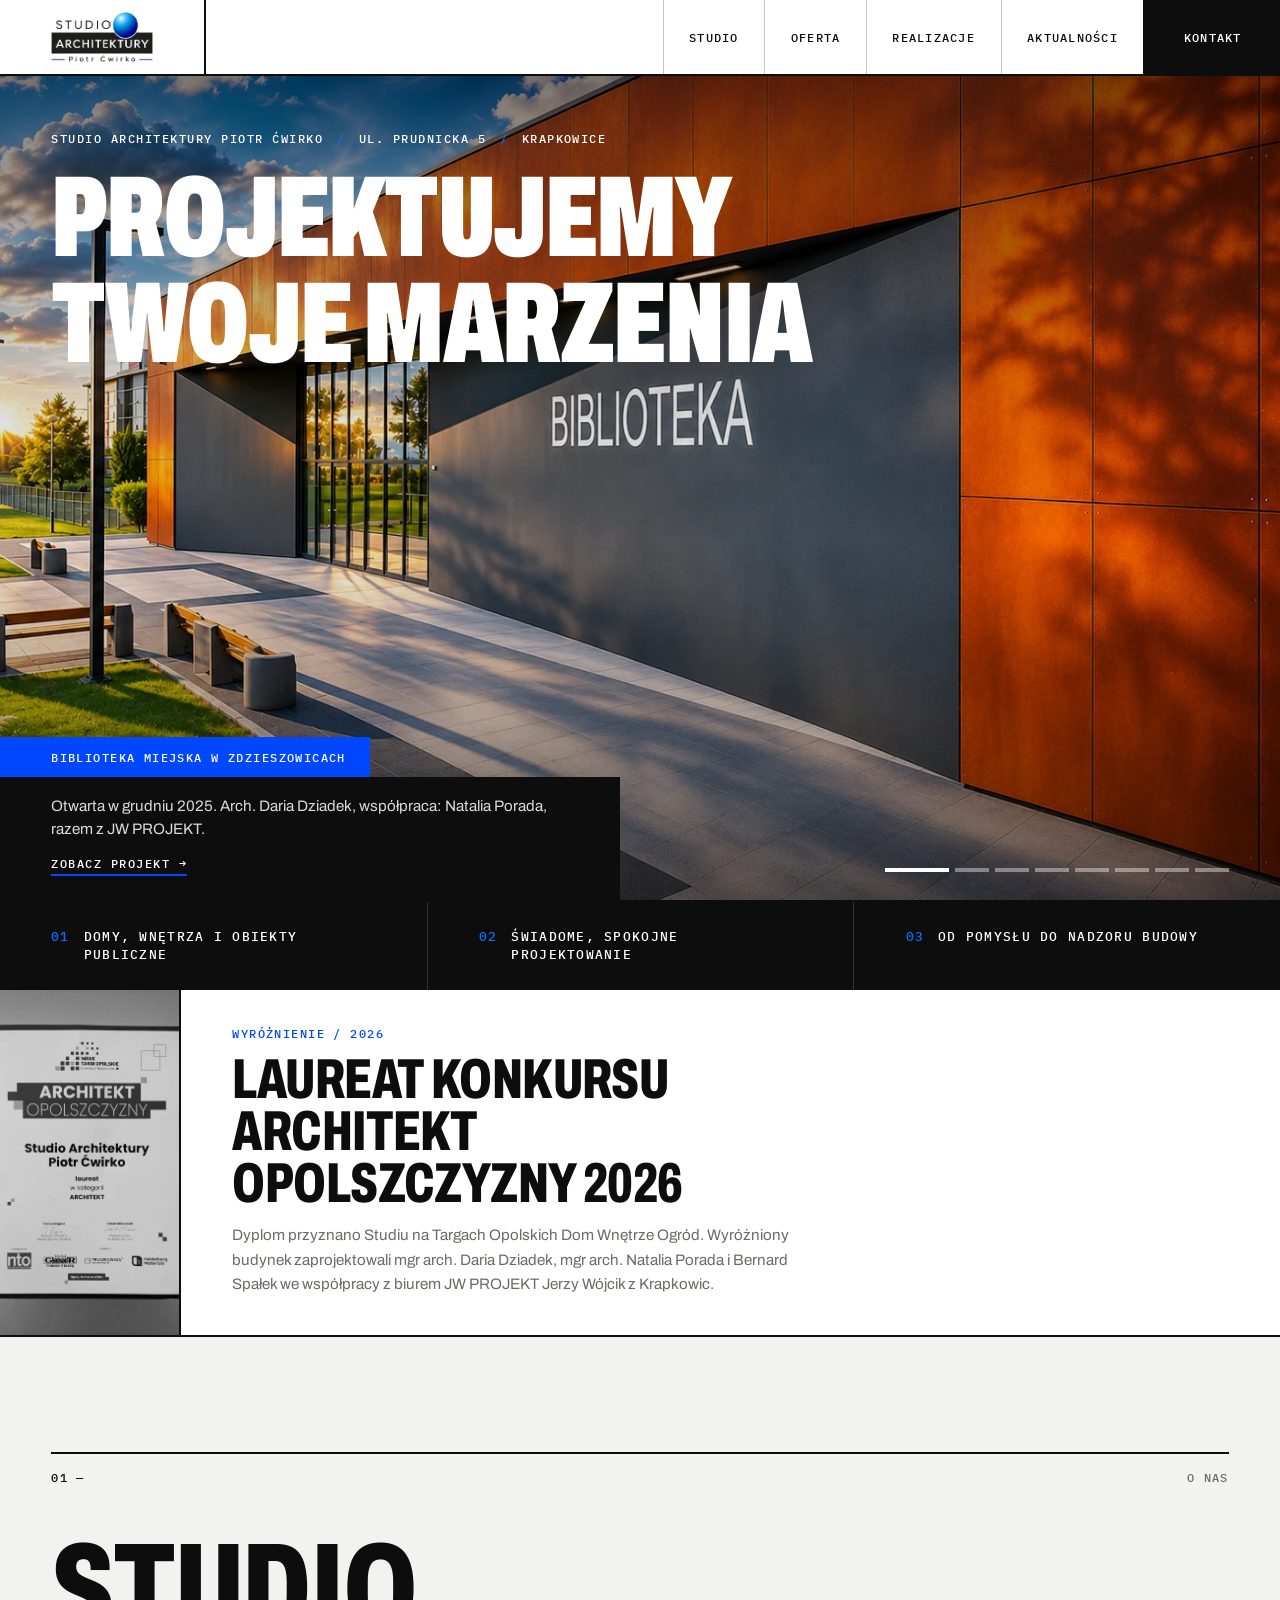
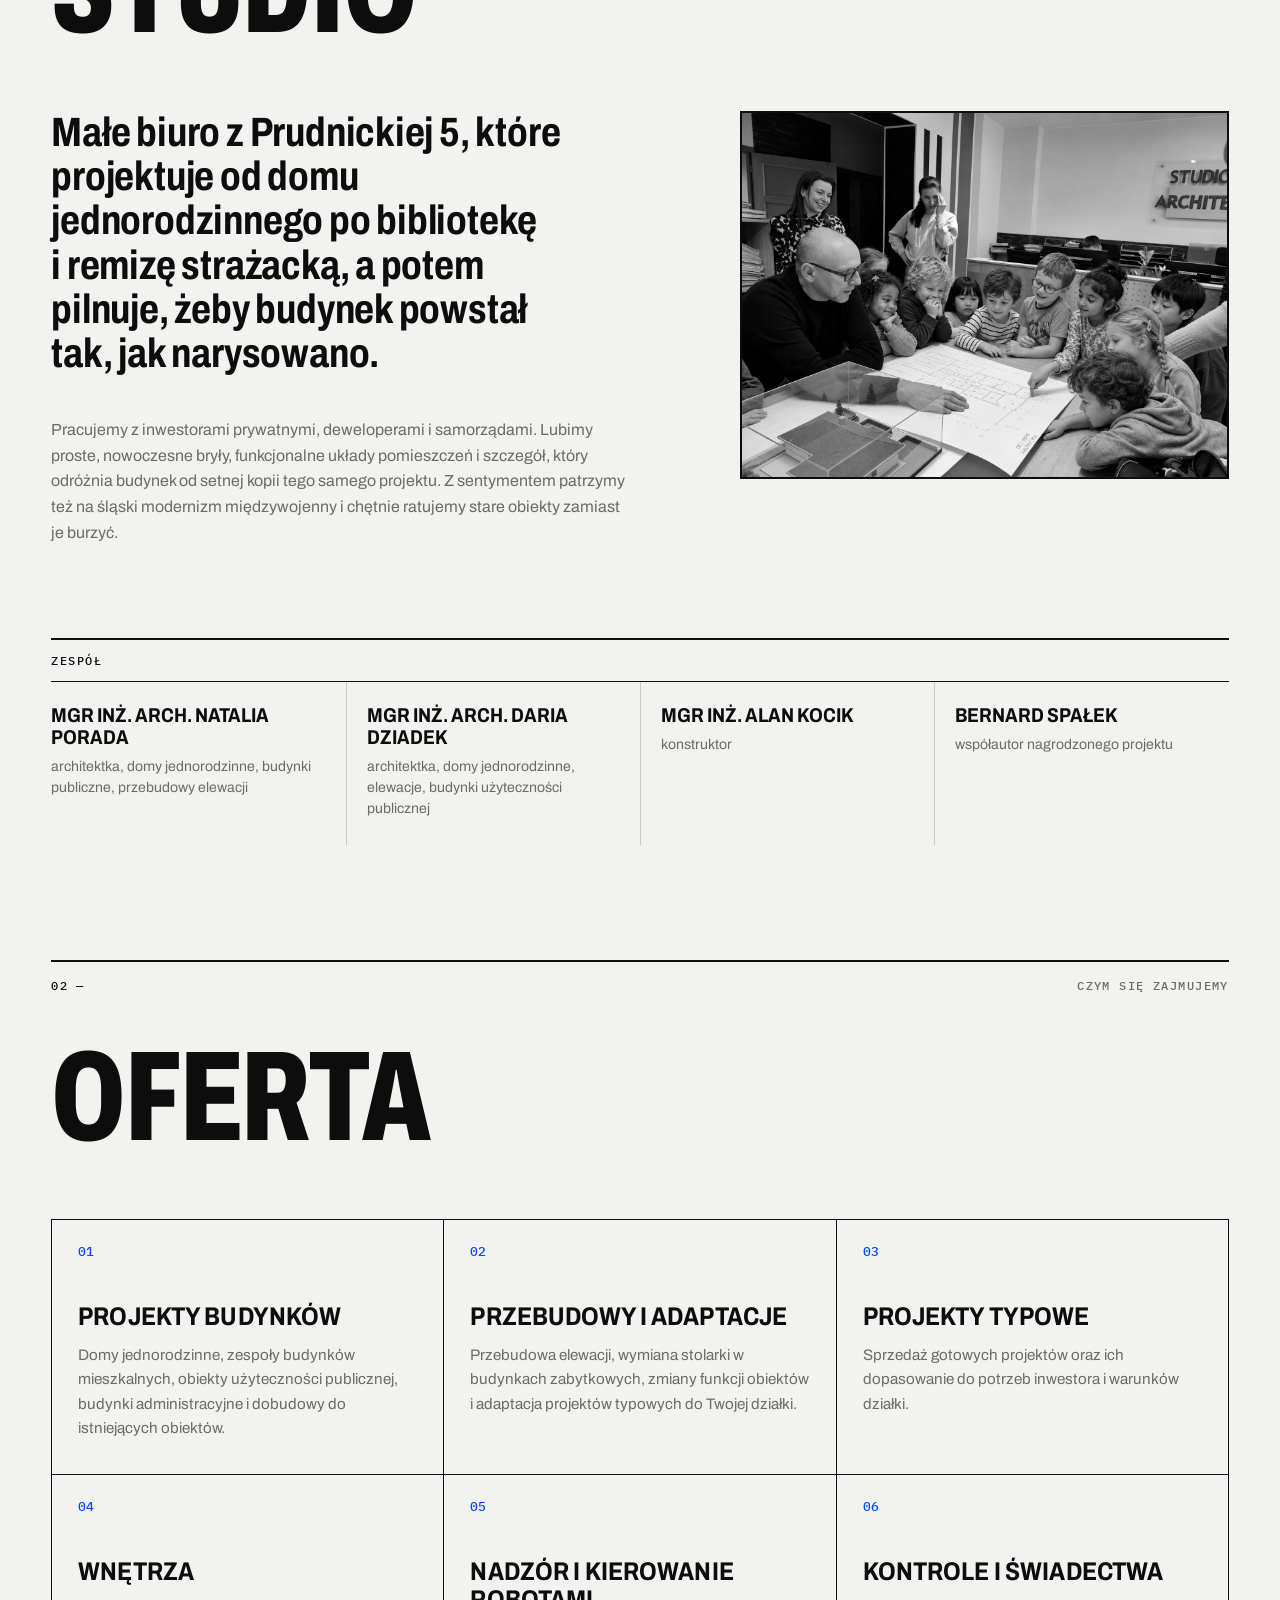
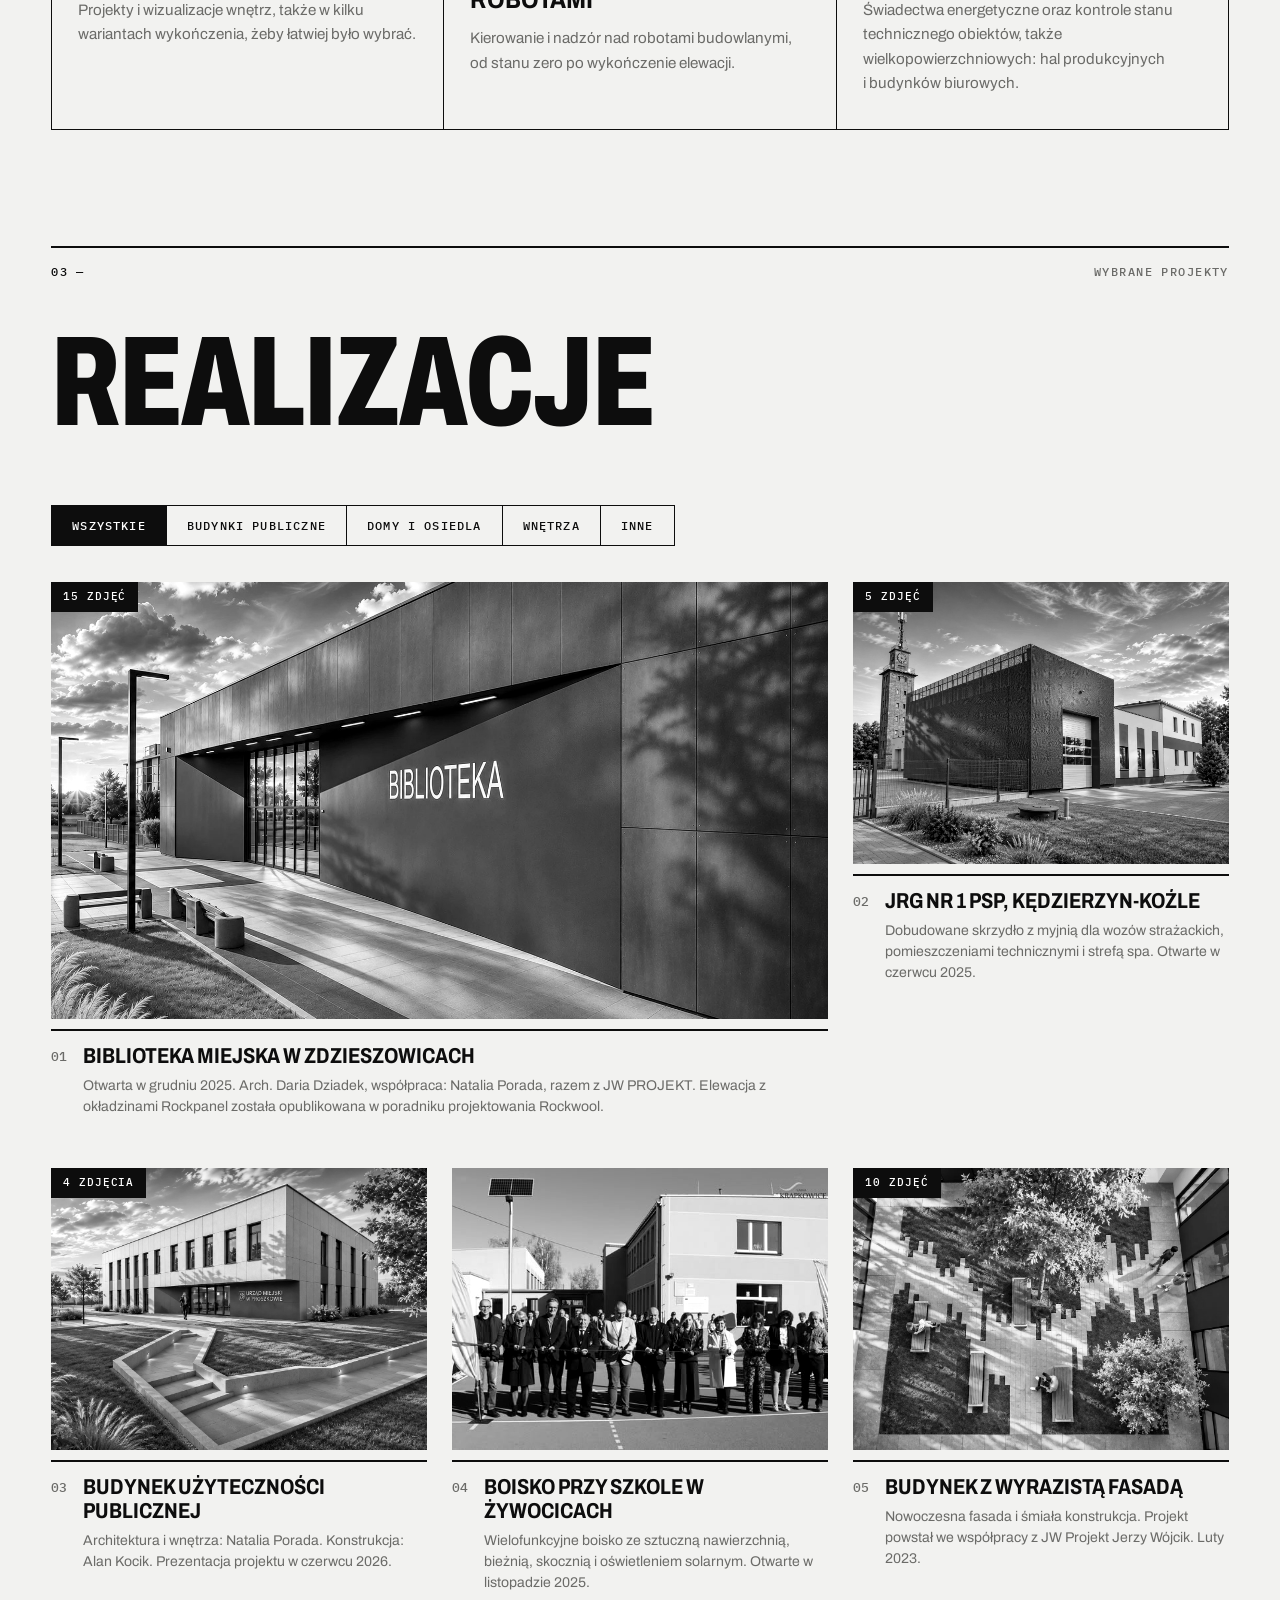
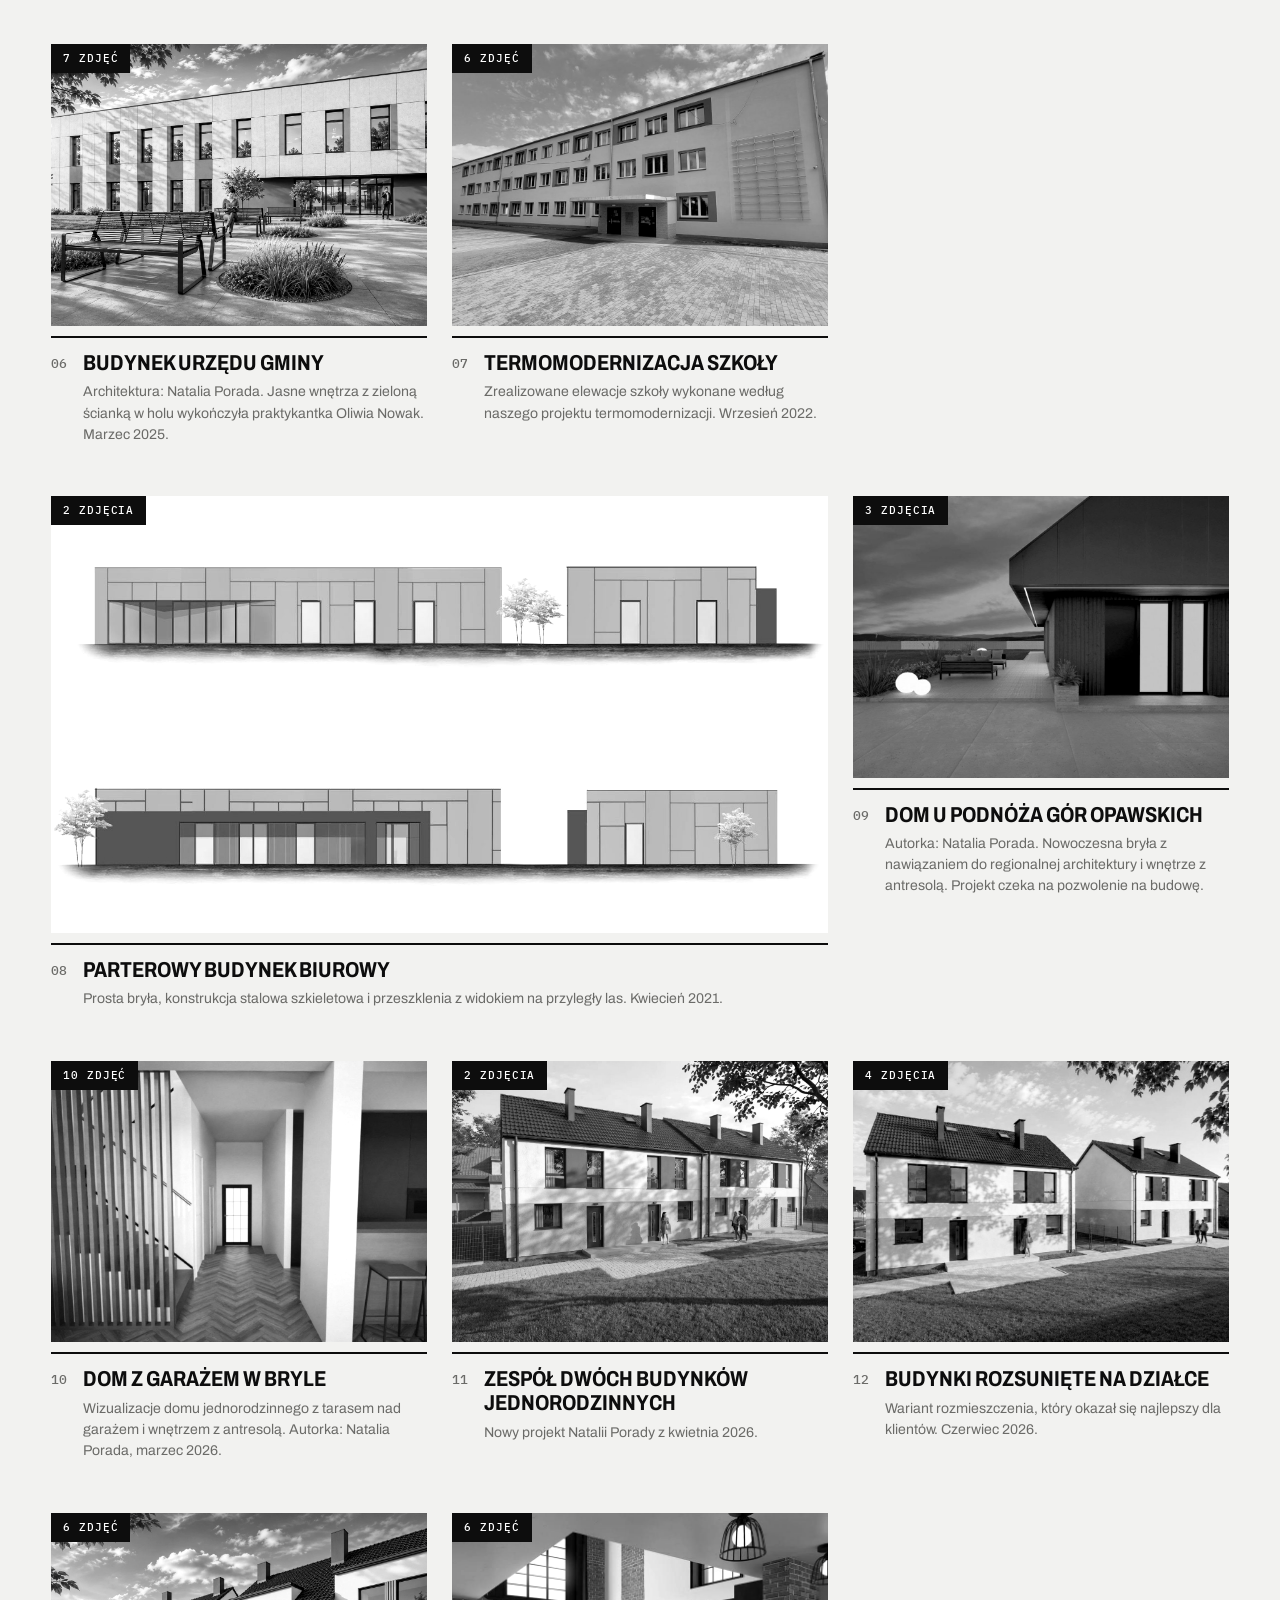
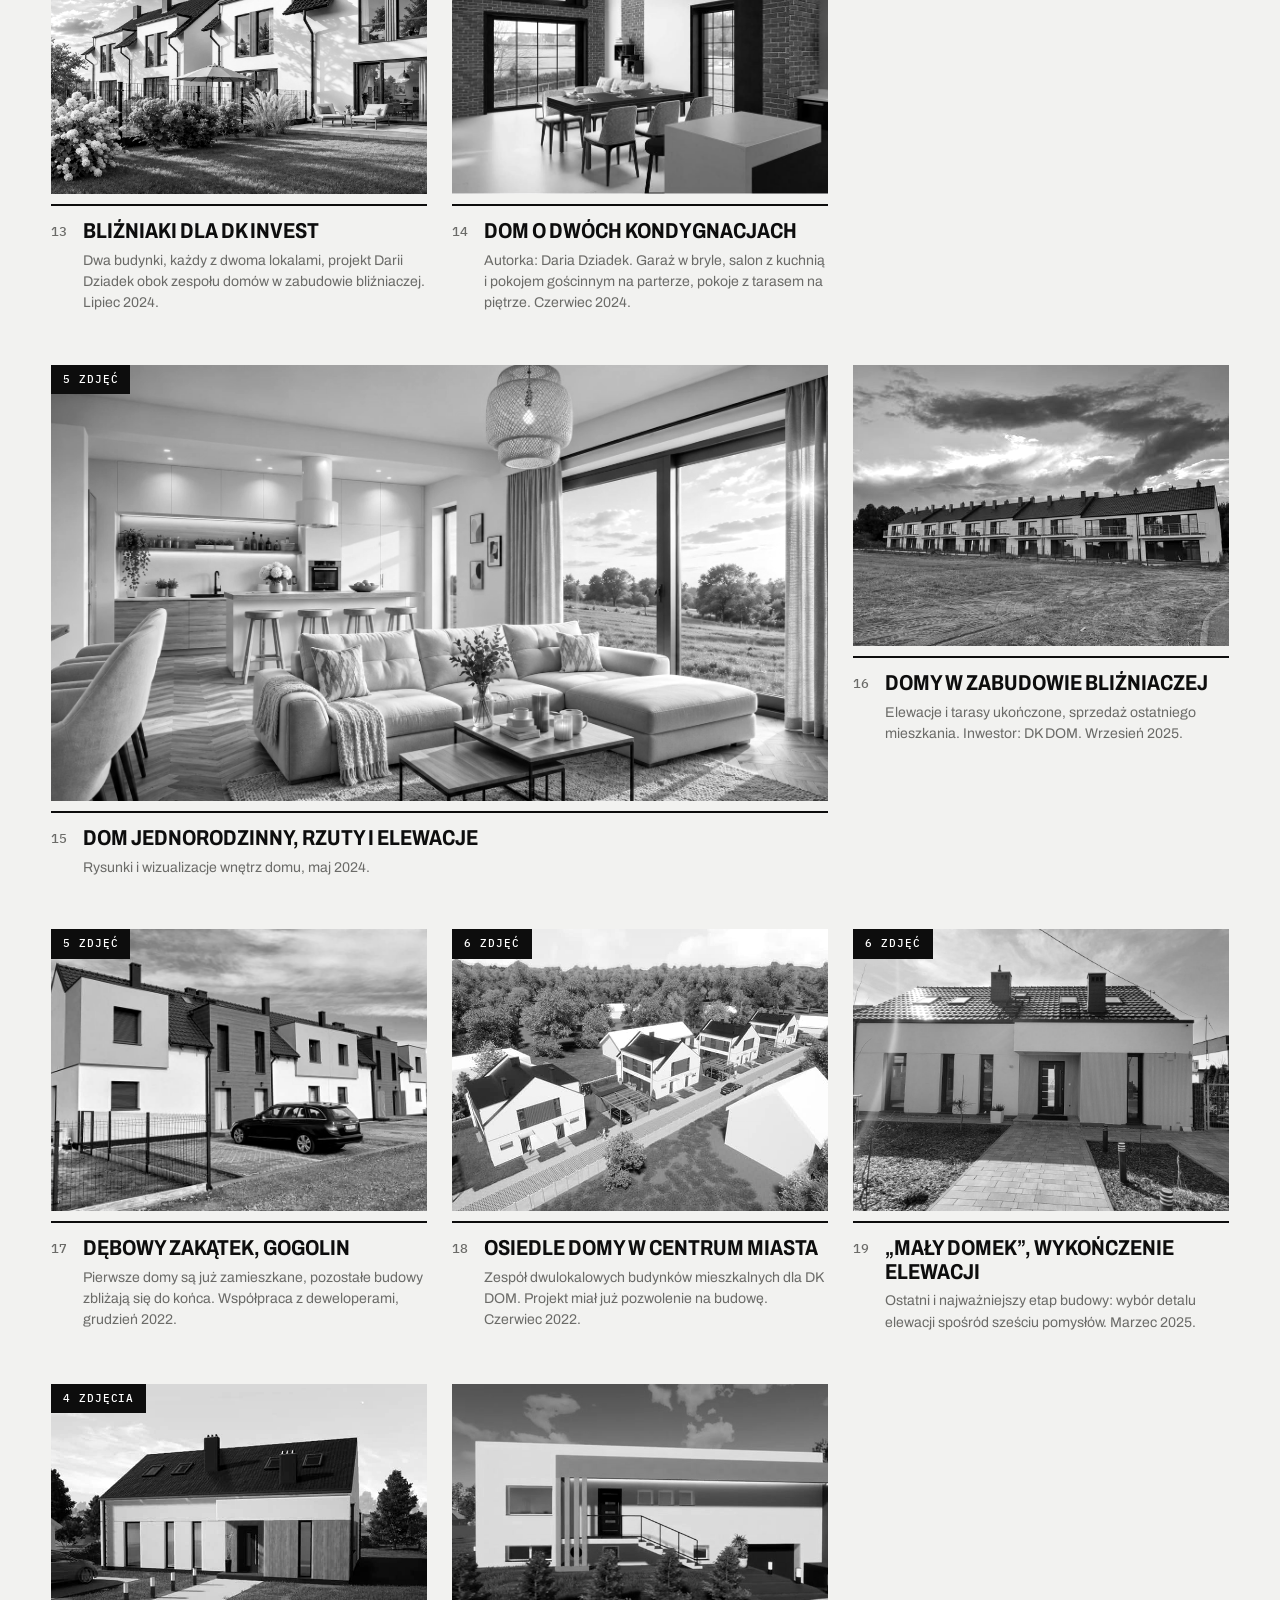
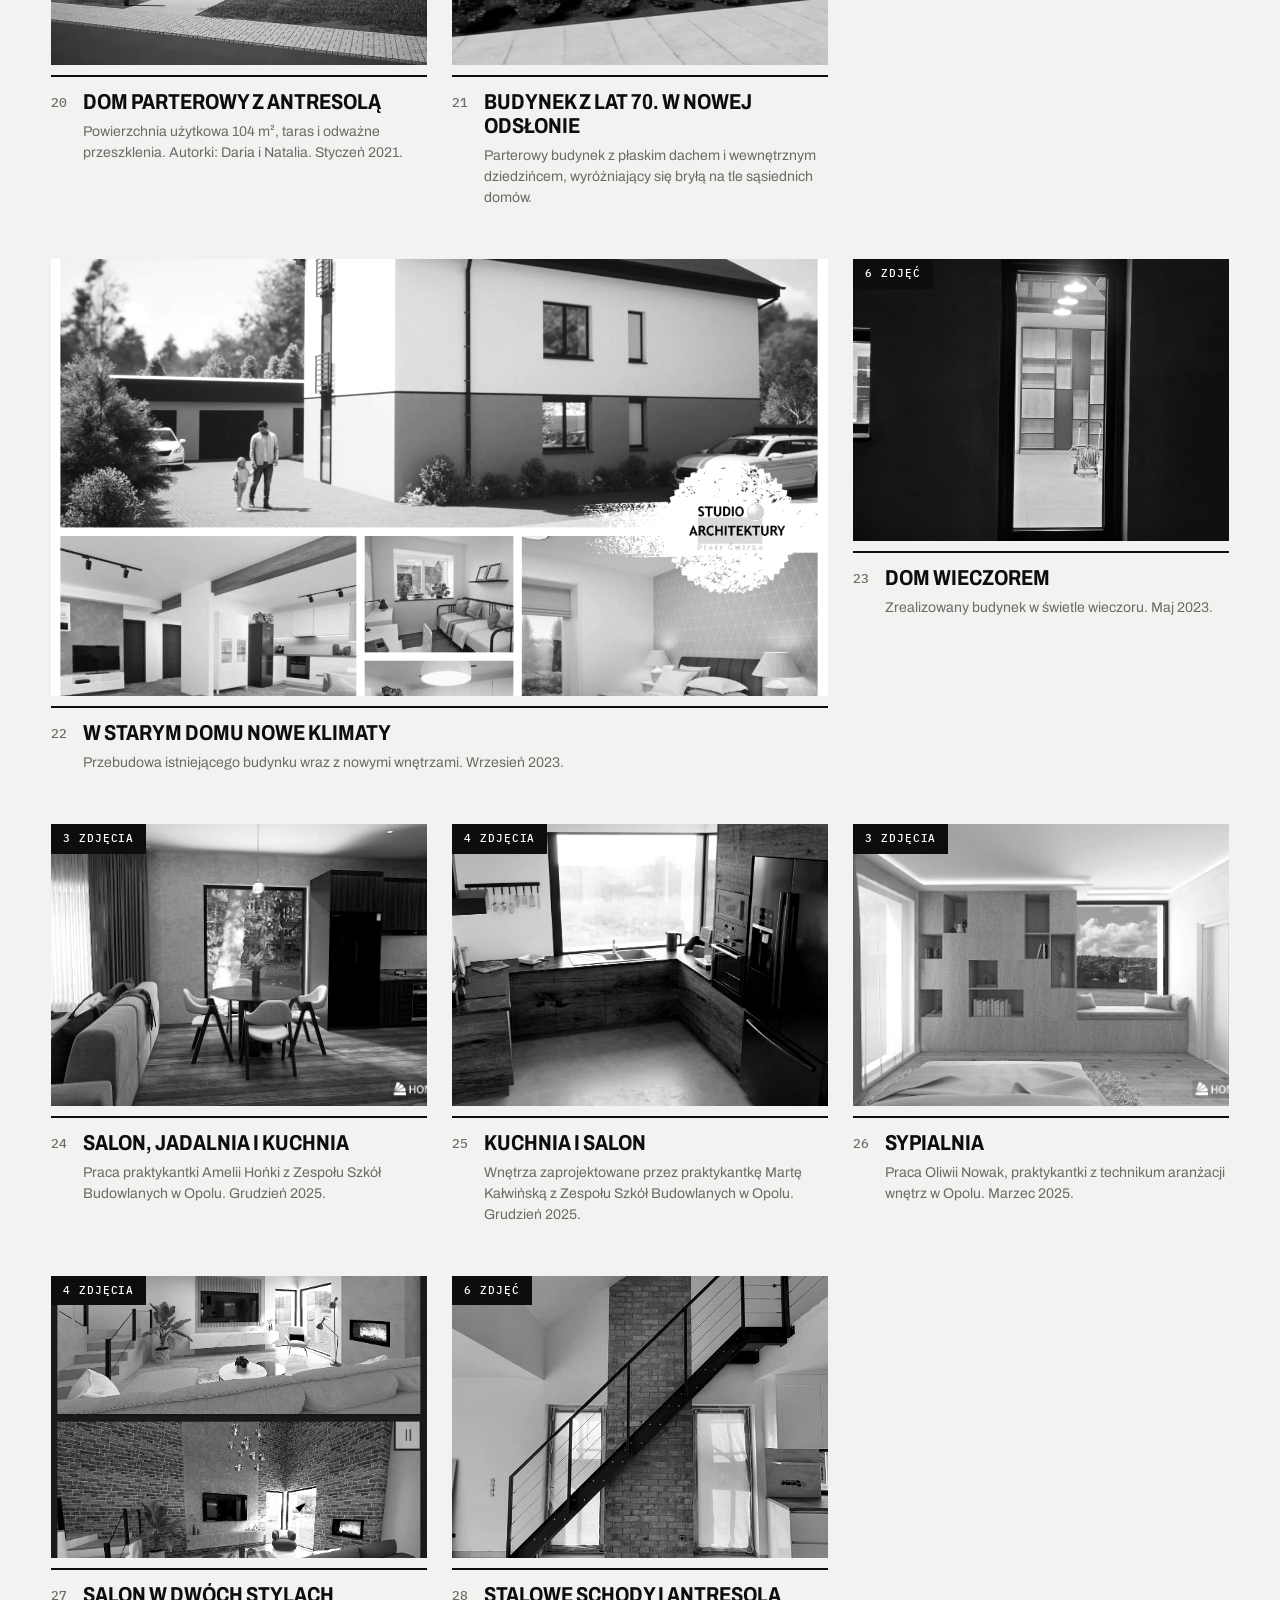
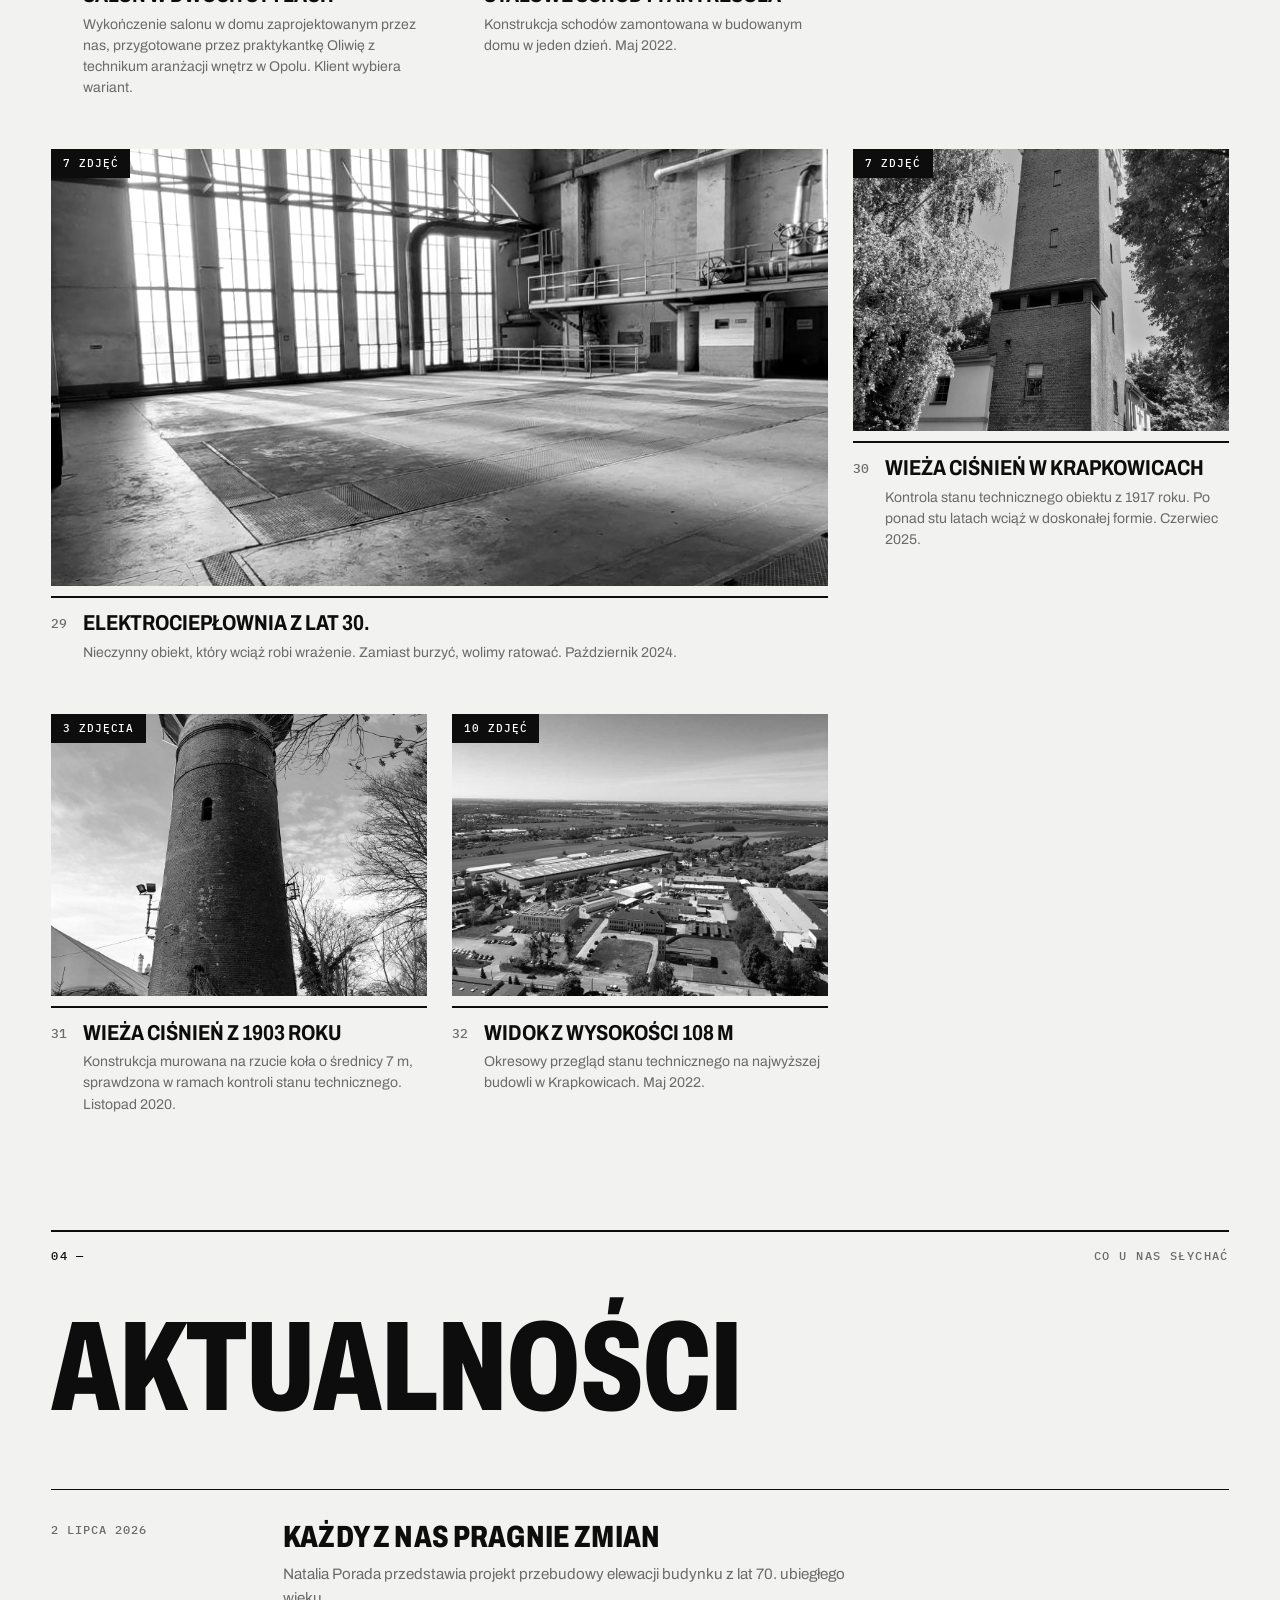
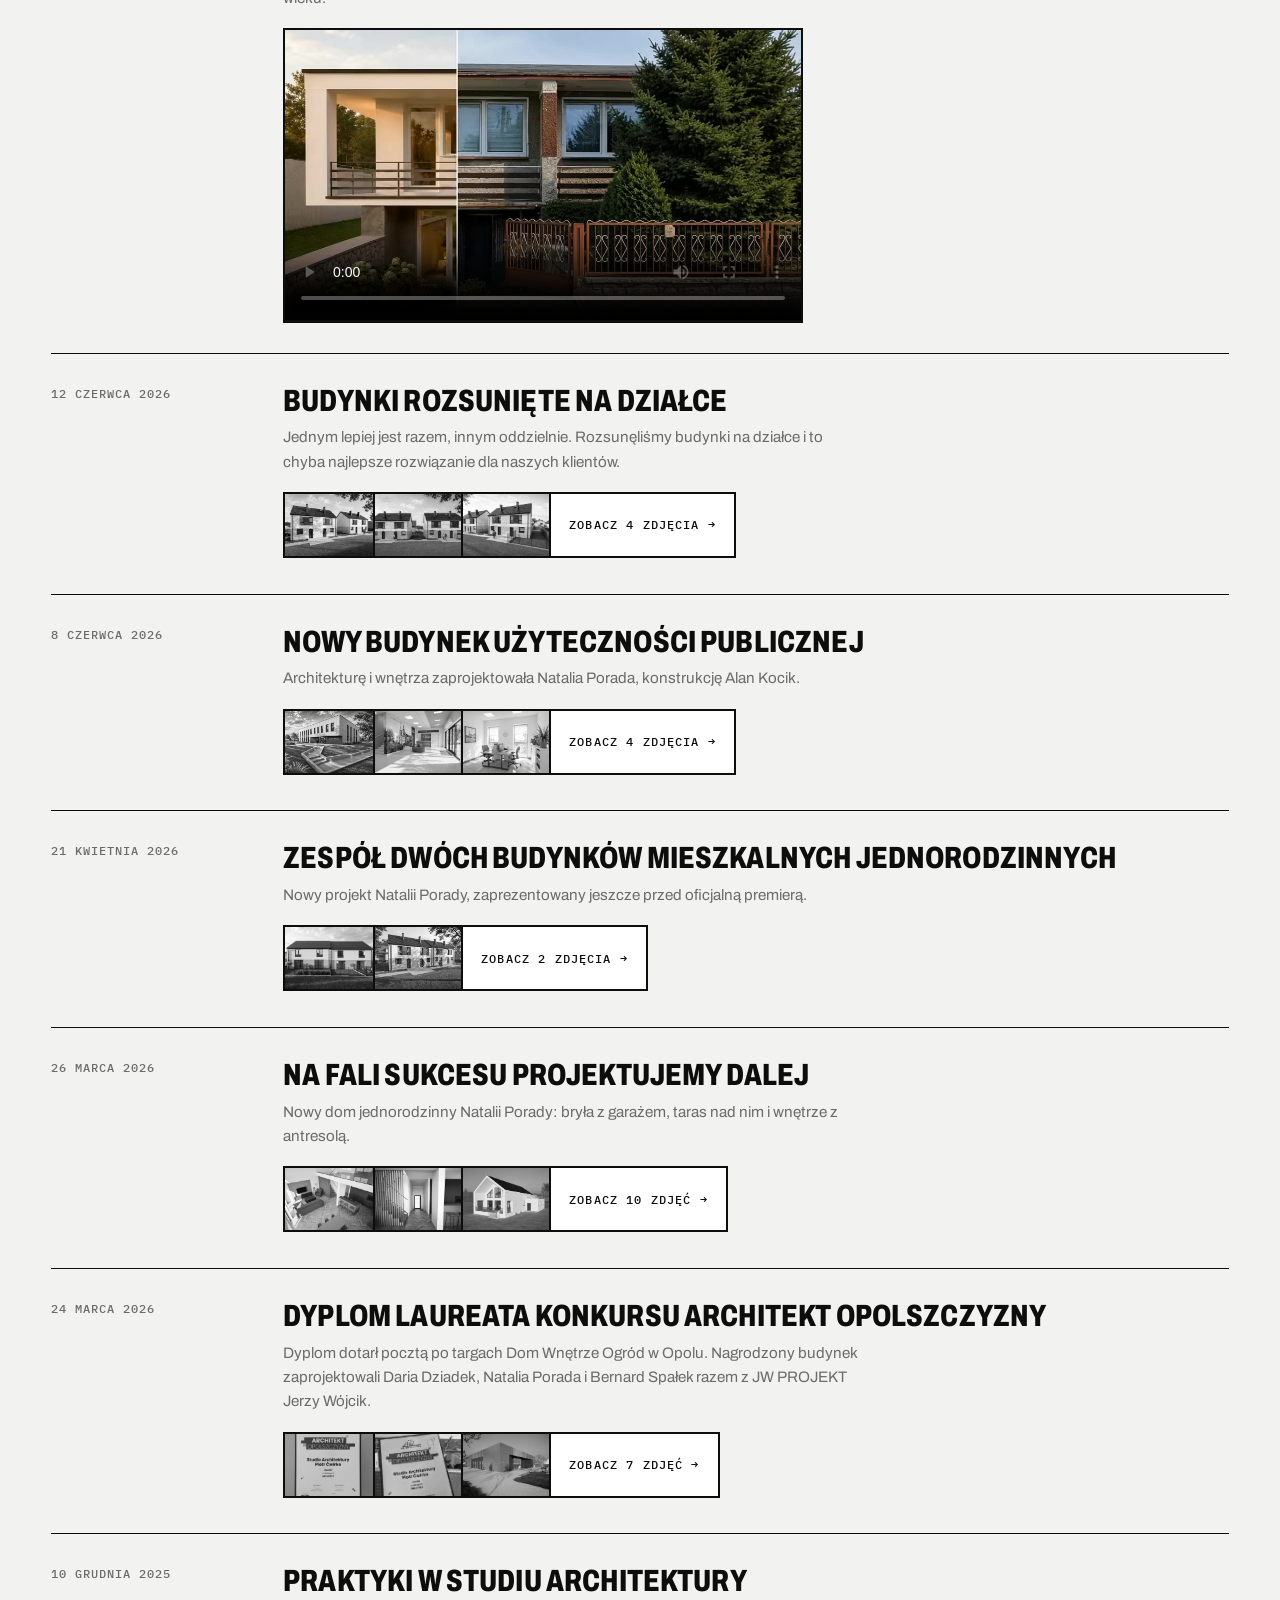
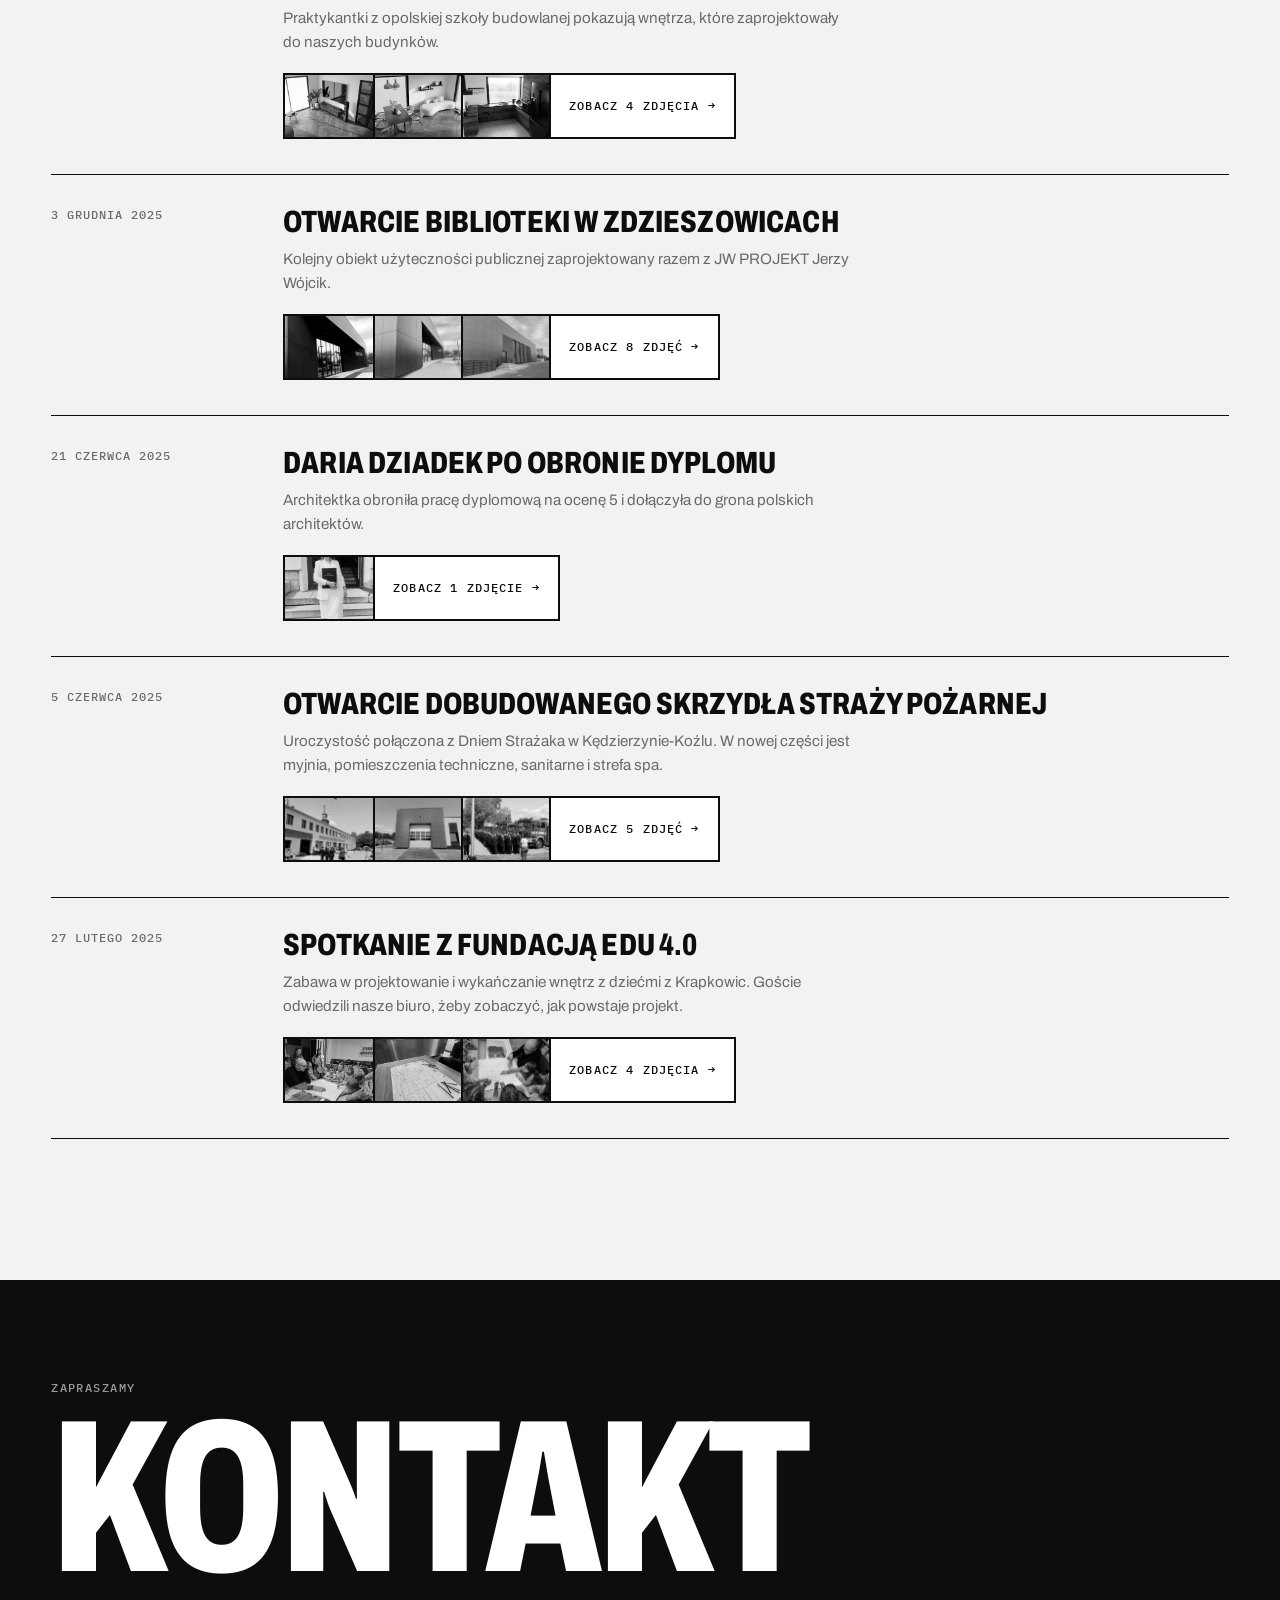
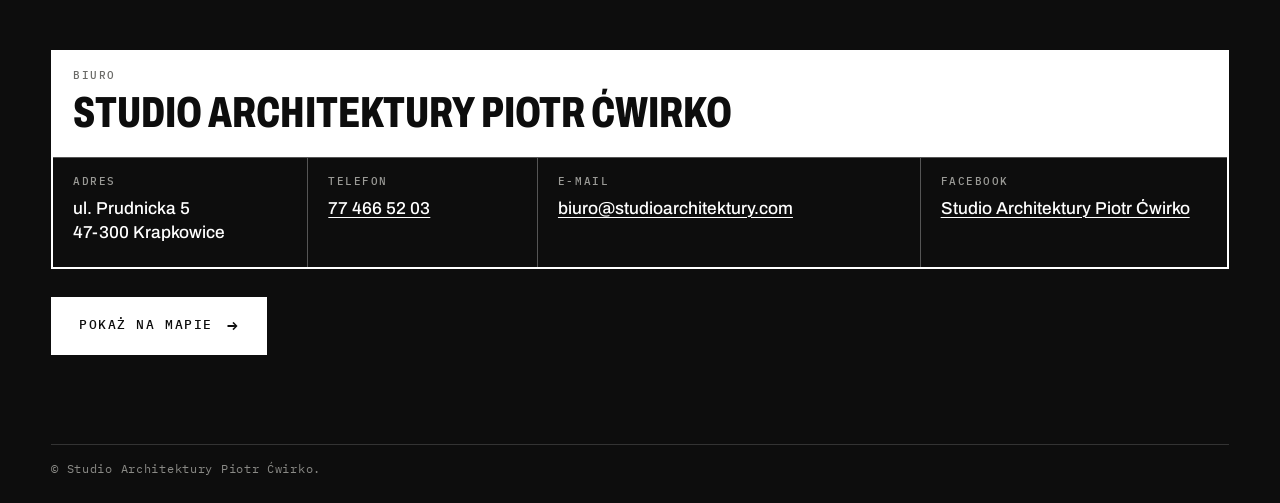
<file: wersja-b.html>
<!doctype html>
<html lang="pl">
<head>
<meta charset="utf-8">
<meta name="viewport" content="width=device-width, initial-scale=1">
<title>Studio Architektury Piotr Ćwirko – Krapkowice (wersja B)</title>
<meta name="robots" content="noindex">
<meta name="description" content="Studio Architektury Piotr Ćwirko w Krapkowicach: kompleksowe projekty, nadzór nad robotami budowlanymi, sprzedaż i adaptacja projektów typowych.">
<link rel="preconnect" href="https://fonts.googleapis.com">
<link rel="preconnect" href="https://fonts.gstatic.com" crossorigin>
<link href="https://fonts.googleapis.com/css2?family=Archivo:wdth,wght@62..125,400..900&family=IBM+Plex+Mono:wght@400;500&display=swap" rel="stylesheet">
<link rel="icon" type="image/png" href="assets/favicon.png">
<link rel="stylesheet" href="style-b.css?v=8">
</head>
<body>

<header class="top">
  <a class="brand" href="#top" aria-label="Studio Architektury – strona główna">
    <img src="assets/logo.png" alt="Studio Architektury Piotr Ćwirko" width="900" height="446">
  </a>
  <nav aria-label="Główna">
    <a href="#studio">Studio</a>
    <a href="#oferta">Oferta</a>
    <a href="#realizacje">Realizacje</a>
    <a href="#aktualnosci">Aktualności</a>
    <a href="#kontakt" class="nav-cta">Kontakt</a>
  </nav>
  <button type="button" class="nav-toggle" aria-label="Menu" aria-expanded="false" aria-controls="mobile-menu"><span></span><span></span><span></span></button>
  <div id="mobile-menu" class="mobile-menu">
    <a href="#studio">Studio</a>
    <a href="#oferta">Oferta</a>
    <a href="#realizacje">Realizacje</a>
    <a href="#aktualnosci">Aktualności</a>
    <a href="#kontakt">Kontakt</a>
  </div>
</header>

<main id="top">

<section class="hero">
  <figure class="hero-media" aria-hidden="true">
    <img class="slide is-on" src="images/Hero/hero-3.webp" alt="" width="1491" height="1055" fetchpriority="high">
    <img class="slide" src="images/Hero/hero-4.webp?v=2" alt="" width="1672" height="941">
    <img class="slide" src="images/Hero/hero-5.webp" alt="" width="1674" height="940">
    <img class="slide" src="images/Hero/hero-6.webp" alt="" width="1587" height="991">
    <img class="slide" src="images/Hero/hero-7.webp" alt="" width="1672" height="941">
    <img class="slide" src="images/Hero/hero-8.webp" alt="" width="1672" height="941">
    <img class="slide" src="images/Hero/hero-9.webp" alt="" width="1377" height="1142">
    <img class="slide" src="images/Hero/hero-10.webp" alt="" width="1672" height="941">
  </figure>
  <div class="hero-head">
    <p class="hero-kicker">Studio Architektury Piotr Ćwirko <span>/</span> ul. Prudnicka 5 <span>/</span> Krapkowice</p>
    <h1><span>Projektujemy</span> <span class="out">Twoje marzenia</span></h1>
  </div>
  <div class="hero-caps">
    <div class="hero-cap is-on">
      <p class="cap-title">Biblioteka miejska w Zdzieszowicach</p>
      <div class="cap-info"><p>Otwarta w grudniu 2025. Arch. Daria Dziadek, współpraca: Natalia Porada, razem z JW PROJEKT.</p><button type="button" class="cap-link" data-gallery="images/2025-04_biblioteka-miejska-w-zdzieszowicach/20250417T1701_07.jpg?v=2|images/2025-12_biblioteka-miejska-w-zdzieszowicach/20251203T1606_08.jpg|images/2025-12_biblioteka-miejska-w-zdzieszowicach/20251203T1606_01.jpg|images/2025-12_biblioteka-miejska-w-zdzieszowicach/20251203T1606_02.jpg|images/2025-12_biblioteka-miejska-w-zdzieszowicach/20251203T1606_03.jpg|images/2025-12_biblioteka-miejska-w-zdzieszowicach/20251203T1606_04.jpg|images/2025-12_biblioteka-miejska-w-zdzieszowicach/20251203T1606_05.jpg|images/2025-12_biblioteka-miejska-w-zdzieszowicach/20251203T1606_06.jpg|images/2025-12_biblioteka-miejska-w-zdzieszowicach/20251203T1606_07.jpg|images/2025-04_biblioteka-miejska-w-zdzieszowicach/20250417T1701_01.jpg|images/2025-04_biblioteka-miejska-w-zdzieszowicach/20250417T1701_02.jpg|images/2025-04_biblioteka-miejska-w-zdzieszowicach/20250417T1701_03.jpg|images/2025-04_biblioteka-miejska-w-zdzieszowicach/20250417T1701_04.jpg|images/2025-04_biblioteka-miejska-w-zdzieszowicach/20250417T1701_05.jpg|images/2025-04_biblioteka-miejska-w-zdzieszowicach/20250417T1701_06.jpg" data-title="Biblioteka miejska w Zdzieszowicach" data-alt="Biblioteka miejska w Zdzieszowicach" tabindex="0">Zobacz projekt <span aria-hidden="true">&gt;</span></button></div>
    </div>
    <div class="hero-cap">
      <p class="cap-title">Bliźniaki dla DK INVEST</p>
      <div class="cap-info"><p>Dwa budynki, każdy z dwoma lokalami, projekt Darii Dziadek obok zespołu domów w zabudowie bliźniaczej. Lipiec 2024.</p><button type="button" class="cap-link" data-gallery="images/2024-07_blizniaki-dla-dk-invest/20240719T1148_04.jpg?v=2|images/2024-07_blizniaki-dla-dk-invest/20240719T1148_01.jpg|images/2024-07_blizniaki-dla-dk-invest/20240719T1148_02.jpg|images/2024-07_blizniaki-dla-dk-invest/20240719T1148_03.jpg?v=2|images/2024-07_blizniaki-dla-dk-invest/20240719T1148_05.jpg?v=2|images/2024-07_blizniaki-dla-dk-invest/20240719T1148_06.jpg?v=2" data-title="Bliźniaki dla DK INVEST" data-alt="Domy w zabudowie bliźniaczej dla DK INVEST" tabindex="-1">Zobacz projekt <span aria-hidden="true">&gt;</span></button></div>
    </div>
    <div class="hero-cap">
      <p class="cap-title">Bliźniaki dla DK INVEST</p>
      <div class="cap-info"><p>Dwa budynki, każdy z dwoma lokalami, projekt Darii Dziadek obok zespołu domów w zabudowie bliźniaczej. Lipiec 2024.</p><button type="button" class="cap-link" data-gallery="images/2024-07_blizniaki-dla-dk-invest/20240719T1148_04.jpg?v=2|images/2024-07_blizniaki-dla-dk-invest/20240719T1148_01.jpg|images/2024-07_blizniaki-dla-dk-invest/20240719T1148_02.jpg|images/2024-07_blizniaki-dla-dk-invest/20240719T1148_03.jpg?v=2|images/2024-07_blizniaki-dla-dk-invest/20240719T1148_05.jpg?v=2|images/2024-07_blizniaki-dla-dk-invest/20240719T1148_06.jpg?v=2" data-title="Bliźniaki dla DK INVEST" data-alt="Domy w zabudowie bliźniaczej dla DK INVEST" tabindex="-1">Zobacz projekt <span aria-hidden="true">&gt;</span></button></div>
    </div>
    <div class="hero-cap">
      <p class="cap-title">Budynek urzędu gminy</p>
      <div class="cap-info"><p>Architektura: Natalia Porada. Jasne wnętrza z zieloną ścianką w holu wykończyła praktykantka Oliwia Nowak. Marzec 2025.</p><button type="button" class="cap-link" data-gallery="images/2025-03_budynek-urzedu-gminy/20250322T0818_02.jpg?v=2|images/2025-03_budynek-urzedu-gminy/20250322T0818_01.jpg|images/2025-03_budynek-urzedu-gminy/20250322T0818_03.jpg|images/2025-03_budynek-urzedu-gminy/20250322T0818_04.jpg|images/2025-03_budynek-urzedu-gminy/20250322T0818_05.jpg|images/2025-03_budynek-urzedu-gminy/20250322T0818_06.jpg|images/2025-03_budynek-urzedu-gminy/20250322T0818_07.jpg" data-title="Budynek urzędu gminy" data-alt="Wizualizacja budynku urzędu gminy" tabindex="-1">Zobacz projekt <span aria-hidden="true">&gt;</span></button></div>
    </div>
    <div class="hero-cap">
      <p class="cap-title">Budynek z wyrazistą fasadą</p>
      <div class="cap-info"><p>Nowoczesna fasada i śmiała konstrukcja. Projekt powstał we współpracy z JW Projekt Jerzy Wójcik. Luty 2023.</p><button type="button" class="cap-link" data-gallery="images/2023-02_budynek-z-wyrazista-fasada/20230215T1340_01.jpg?v=2|images/2023-02_budynek-z-wyrazista-fasada/20230215T1340_02.jpg|images/2023-02_budynek-z-wyrazista-fasada/20230215T1340_03.jpg|images/2023-02_budynek-z-wyrazista-fasada/20230215T1340_04.jpg|images/2023-02_budynek-z-wyrazista-fasada/20230215T1340_05.jpg|images/2023-02_budynek-z-wyrazista-fasada/20230215T1340_06.jpg|images/2023-02_budynek-z-wyrazista-fasada/20230215T1340_07.jpg|images/2023-02_budynek-z-wyrazista-fasada/20230215T1340_08.jpg|images/2023-02_budynek-z-wyrazista-fasada/20230215T1340_09.jpg|images/2023-02_budynek-z-wyrazista-fasada/20230215T1340_10.jpg" data-title="Budynek z wyrazistą fasadą" data-alt="Budynek z nowoczesną fasadą" tabindex="-1">Zobacz projekt <span aria-hidden="true">&gt;</span></button></div>
    </div>
    <div class="hero-cap">
      <p class="cap-title">Budynek użyteczności publicznej</p>
      <div class="cap-info"><p>Architektura i wnętrza: Natalia Porada. Konstrukcja: Alan Kocik. Prezentacja projektu w czerwcu 2026.</p><button type="button" class="cap-link" data-gallery="images/2026-06_budynek-uzytecznosci-publicznej/20260608T0747_01.jpg?v=2|images/2026-06_budynek-uzytecznosci-publicznej/20260608T0747_02.jpg|images/2026-06_budynek-uzytecznosci-publicznej/20260608T0747_03.jpg|images/2026-06_budynek-uzytecznosci-publicznej/20260608T0747_04.jpg" data-title="Budynek użyteczności publicznej" data-alt="Wizualizacja budynku użyteczności publicznej" tabindex="-1">Zobacz projekt <span aria-hidden="true">&gt;</span></button></div>
    </div>
    <div class="hero-cap">
      <p class="cap-title">Bliźniaki dla DK INVEST</p>
      <div class="cap-info"><p>Dwa budynki, każdy z dwoma lokalami, projekt Darii Dziadek obok zespołu domów w zabudowie bliźniaczej. Lipiec 2024.</p><button type="button" class="cap-link" data-gallery="images/2024-07_blizniaki-dla-dk-invest/20240719T1148_04.jpg?v=2|images/2024-07_blizniaki-dla-dk-invest/20240719T1148_01.jpg|images/2024-07_blizniaki-dla-dk-invest/20240719T1148_02.jpg|images/2024-07_blizniaki-dla-dk-invest/20240719T1148_03.jpg?v=2|images/2024-07_blizniaki-dla-dk-invest/20240719T1148_05.jpg?v=2|images/2024-07_blizniaki-dla-dk-invest/20240719T1148_06.jpg?v=2" data-title="Bliźniaki dla DK INVEST" data-alt="Domy w zabudowie bliźniaczej dla DK INVEST" tabindex="-1">Zobacz projekt <span aria-hidden="true">&gt;</span></button></div>
    </div>
    <div class="hero-cap">
      <p class="cap-title">Dom jednorodzinny, rzuty i elewacje</p>
      <div class="cap-info"><p>Rysunki i wizualizacje wnętrz domu, maj 2024.</p><button type="button" class="cap-link" data-gallery="images/2024-05_dom-jednorodzinny-rzuty-i-elewacje/20240522T0846_04.jpg?v=2|images/2024-05_dom-jednorodzinny-rzuty-i-elewacje/20240522T0846_05.jpg|images/2024-05_dom-jednorodzinny-rzuty-i-elewacje/20240522T0846_01.jpg|images/2024-05_dom-jednorodzinny-rzuty-i-elewacje/20240522T0846_02.jpg|images/2024-05_dom-jednorodzinny-rzuty-i-elewacje/20240522T0846_03.jpg" data-title="Dom jednorodzinny, rzuty i elewacje" data-alt="Elewacje domu jednorodzinnego" tabindex="-1">Zobacz projekt <span aria-hidden="true">&gt;</span></button></div>
    </div>
  </div>
  <div class="hero-dots" role="group" aria-label="Wybór zdjęcia">
    <button type="button" class="is-on" aria-label="Zdjęcie 1" aria-current="true"></button>
    <button type="button" aria-label="Zdjęcie 2"></button>
    <button type="button" aria-label="Zdjęcie 3"></button>
    <button type="button" aria-label="Zdjęcie 4"></button>
    <button type="button" aria-label="Zdjęcie 5"></button>
    <button type="button" aria-label="Zdjęcie 6"></button>
    <button type="button" aria-label="Zdjęcie 7"></button>
    <button type="button" aria-label="Zdjęcie 8"></button>
  </div>
</section>

<ul class="trust" aria-label="Nasze podejście">
  <li><svg viewBox="0 0 24 24" aria-hidden="true"><path d="M3 11l9-7 9 7v9a1 1 0 0 1-1 1h-5v-6H9v6H4a1 1 0 0 1-1-1z"/></svg>Domy, wnętrza i obiekty publiczne</li>
  <li><svg viewBox="0 0 24 24" aria-hidden="true"><path d="M5 19c0-9 5-14 14-14 0 9-5 14-14 14zM5 19l8-8"/></svg>Świadome, spokojne projektowanie</li>
  <li><svg viewBox="0 0 24 24" aria-hidden="true"><path d="M12 3l9 5-9 5-9-5zM3 13l9 5 9-5M3 17.5l9 5 9-5" transform="scale(1 .9) translate(0 .8)"/></svg>Od pomysłu do nadzoru budowy</li>
</ul>

<section class="award" aria-label="Wyróżnienie">
  <button type="button" class="award-img" data-gallery="images/2026-03_laureat-konkursu-architekt-opolszczyzny/20260324T1501_07.jpg|images/2026-03_laureat-konkursu-architekt-opolszczyzny/20260324T1501_01.jpg|images/2026-03_laureat-konkursu-architekt-opolszczyzny/20260324T1501_02.jpg|images/2026-03_laureat-konkursu-architekt-opolszczyzny/20260324T1501_03.jpg|images/2026-03_laureat-konkursu-architekt-opolszczyzny/20260324T1501_04.jpg|images/2026-03_laureat-konkursu-architekt-opolszczyzny/20260324T1501_05.jpg|images/2026-03_laureat-konkursu-architekt-opolszczyzny/20260324T1501_06.jpg" data-title="Laureat konkursu Architekt Opolszczyzny 2026" data-alt="Dyplom i nagrodzony budynek" aria-label="Zobacz zdjęcia (7)"><img src="images/2026-03_laureat-konkursu-architekt-opolszczyzny/20260324T1501_07.jpg" alt="Dyplom laureata konkursu Architekt Opolszczyzny dla Studia Architektury Piotr Ćwirko"></button>
  <div>
    <h2>Laureat konkursu Architekt Opolszczyzny 2026</h2>
    <p>Dyplom przyznano Studiu na Targach Opolskich Dom Wnętrze Ogród. Wyróżniony budynek zaprojektowali mgr arch. Daria Dziadek, mgr arch. Natalia Porada i Bernard Spałek we współpracy z biurem JW PROJEKT Jerzy Wójcik z Krapkowic.</p>
  </div>
</section>

<section id="studio" class="block studio">
  <div class="col-head">
    <p class="eyebrow">O nas</p>
    <h2>Studio</h2>
  </div>
  <div class="col-body">
    <p class="big">Małe biuro z Prudnickiej 5, które projektuje od domu jednorodzinnego po bibliotekę i&nbsp;remizę strażacką, a&nbsp;potem pilnuje, żeby budynek powstał tak, jak narysowano.</p>
    <p>Pracujemy z inwestorami prywatnymi, deweloperami i samorządami. Lubimy proste, nowoczesne bryły, funkcjonalne układy pomieszczeń i szczegół, który odróżnia budynek od setnej kopii tego samego projektu. Z sentymentem patrzymy też na śląski modernizm międzywojenny i&nbsp;chętnie ratujemy stare obiekty zamiast je burzyć.</p>

    <figure class="office"><img src="assets/biuro.webp" alt="Wnętrze biura Studia Architektury podczas spotkania z dziećmi przy makiecie" width="1448" height="1086" loading="lazy"></figure>
    <h3>Zespół</h3>
    <ul class="team">
      <li><strong>mgr inż. arch. Natalia Porada</strong><span>architektka, domy jednorodzinne, budynki publiczne, przebudowy elewacji</span></li>
      <li><strong>mgr inż. arch. Daria Dziadek</strong><span>architektka, domy jednorodzinne, elewacje, budynki użyteczności publicznej</span></li>
      <li><strong>mgr inż. Alan Kocik</strong><span>konstruktor</span></li>
      <li><strong>Bernard Spałek</strong><span>współautor nagrodzonego projektu</span></li>
    </ul>
  </div>
</section>

<section id="oferta" class="block oferta">
  <div class="col-head">
    <p class="eyebrow">Czym się zajmujemy</p>
    <h2>Oferta</h2>
  </div>
  <div class="col-body">
    <ul class="services">
      <li>
        <h3>Projekty budynków</h3>
        <p>Domy jednorodzinne, zespoły budynków mieszkalnych, obiekty użyteczności publicznej, budynki administracyjne i&nbsp;dobudowy do istniejących obiektów.</p>
      </li>
      <li>
        <h3>Przebudowy i adaptacje</h3>
        <p>Przebudowa elewacji, wymiana stolarki w budynkach zabytkowych, zmiany funkcji obiektów i&nbsp;adaptacja projektów typowych do Twojej działki.</p>
      </li>
      <li>
        <h3>Projekty typowe</h3>
        <p>Sprzedaż gotowych projektów oraz ich dopasowanie do potrzeb inwestora i&nbsp;warunków działki.</p>
      </li>
      <li>
        <h3>Wnętrza</h3>
        <p>Projekty i wizualizacje wnętrz, także w kilku wariantach wykończenia, żeby łatwiej było wybrać.</p>
      </li>
      <li>
        <h3>Nadzór i kierowanie robotami</h3>
        <p>Kierowanie i nadzór nad robotami budowlanymi, od stanu zero po wykończenie elewacji.</p>
      </li>
      <li>
        <h3>Kontrole i świadectwa</h3>
        <p>Świadectwa energetyczne oraz kontrole stanu technicznego obiektów, także wielkopowierzchniowych: hal produkcyjnych i&nbsp;budynków biurowych.</p>
      </li>
    </ul>
  </div>
</section>

<section id="realizacje" class="block realizacje">
  <div class="col-head">
    <p class="eyebrow">Wybrane projekty</p>
    <h2>Realizacje</h2>
  </div>
  <div class="col-body wide">
    <div class="filters" role="group" aria-label="Filtr realizacji">
      <button type="button" class="chip is-on" data-f="all" aria-pressed="true">Wszystkie</button>
      <button type="button" class="chip" data-f="publiczne" aria-pressed="false">Budynki publiczne</button>
      <button type="button" class="chip" data-f="mieszkalne" aria-pressed="false">Domy i osiedla</button>
      <button type="button" class="chip" data-f="wnetrza" aria-pressed="false">Wnętrza</button>
      <button type="button" class="chip" data-f="inne" aria-pressed="false">Inne</button>
    </div>

    <ul class="grid">
      <li data-cat="publiczne">
        <button class="tile" type="button" data-gallery="images/2025-04_biblioteka-miejska-w-zdzieszowicach/20250417T1701_07.jpg?v=2|images/2025-12_biblioteka-miejska-w-zdzieszowicach/20251203T1606_08.jpg|images/2025-12_biblioteka-miejska-w-zdzieszowicach/20251203T1606_01.jpg|images/2025-12_biblioteka-miejska-w-zdzieszowicach/20251203T1606_02.jpg|images/2025-12_biblioteka-miejska-w-zdzieszowicach/20251203T1606_03.jpg|images/2025-12_biblioteka-miejska-w-zdzieszowicach/20251203T1606_04.jpg|images/2025-12_biblioteka-miejska-w-zdzieszowicach/20251203T1606_05.jpg|images/2025-12_biblioteka-miejska-w-zdzieszowicach/20251203T1606_06.jpg|images/2025-12_biblioteka-miejska-w-zdzieszowicach/20251203T1606_07.jpg|images/2025-04_biblioteka-miejska-w-zdzieszowicach/20250417T1701_01.jpg|images/2025-04_biblioteka-miejska-w-zdzieszowicach/20250417T1701_02.jpg|images/2025-04_biblioteka-miejska-w-zdzieszowicach/20250417T1701_03.jpg|images/2025-04_biblioteka-miejska-w-zdzieszowicach/20250417T1701_04.jpg|images/2025-04_biblioteka-miejska-w-zdzieszowicach/20250417T1701_05.jpg|images/2025-04_biblioteka-miejska-w-zdzieszowicach/20250417T1701_06.jpg" data-title="Biblioteka miejska w Zdzieszowicach" data-alt="Biblioteka miejska w Zdzieszowicach">
          <span class="ph"><img src="images/2025-04_biblioteka-miejska-w-zdzieszowicach/20250417T1701_07.jpg?v=2" alt="Biblioteka miejska w Zdzieszowicach" loading="lazy"><span class="count">15 zdjęć</span></span>
          <span class="cap"><strong>Biblioteka miejska w Zdzieszowicach</strong><em>Otwarta w grudniu 2025. Arch. Daria Dziadek, współpraca: Natalia Porada, razem z JW PROJEKT. Elewacja z okładzinami Rockpanel została opublikowana w poradniku projektowania Rockwool.</em></span>
        </button>
      </li>
      <li data-cat="publiczne">
        <button class="tile" type="button" data-gallery="images/2025-06_jrg-nr-1-psp-kedzierzyn-kozle/20250605T1130_05.jpg?v=2|images/2025-06_jrg-nr-1-psp-kedzierzyn-kozle/20250605T1130_04.jpg|images/2025-06_jrg-nr-1-psp-kedzierzyn-kozle/20250605T1130_01.jpg|images/2025-06_jrg-nr-1-psp-kedzierzyn-kozle/20250605T1130_02.jpg|images/2025-06_jrg-nr-1-psp-kedzierzyn-kozle/20250605T1130_03.jpg" data-title="JRG nr 1 PSP, Kędzierzyn-Koźle" data-alt="Dobudowane skrzydło JRG nr 1 PSP w Kędzierzynie-Koźlu">
          <span class="ph"><img src="images/2025-06_jrg-nr-1-psp-kedzierzyn-kozle/20250605T1130_05.jpg?v=2" alt="Dobudowane skrzydło JRG nr 1 PSP w Kędzierzynie-Koźlu" loading="lazy"><span class="count">5 zdjęć</span></span>
          <span class="cap"><strong>JRG nr 1 PSP, Kędzierzyn-Koźle</strong><em>Dobudowane skrzydło z myjnią dla wozów strażackich, pomieszczeniami technicznymi i strefą spa. Otwarte w czerwcu 2025.</em></span>
        </button>
      </li>
      <li data-cat="publiczne">
        <button class="tile" type="button" data-gallery="images/2026-06_budynek-uzytecznosci-publicznej/20260608T0747_01.jpg?v=2|images/2026-06_budynek-uzytecznosci-publicznej/20260608T0747_02.jpg|images/2026-06_budynek-uzytecznosci-publicznej/20260608T0747_03.jpg|images/2026-06_budynek-uzytecznosci-publicznej/20260608T0747_04.jpg" data-title="Budynek użyteczności publicznej" data-alt="Wizualizacja budynku użyteczności publicznej">
          <span class="ph"><img src="images/2026-06_budynek-uzytecznosci-publicznej/20260608T0747_01.jpg?v=2" alt="Wizualizacja budynku użyteczności publicznej" loading="lazy"><span class="count">4 zdjęcia</span></span>
          <span class="cap"><strong>Budynek użyteczności publicznej</strong><em>Architektura i wnętrza: Natalia Porada. Konstrukcja: Alan Kocik. Prezentacja projektu w czerwcu 2026.</em></span>
        </button>
      </li>
      <li data-cat="publiczne">
        <button class="tile" type="button" data-gallery="images/inne/studio_14.jpg" data-title="Boisko przy szkole w Żywocicach" data-alt="Otwarcie boiska przy szkole w Żywocicach">
          <span class="ph"><img src="images/inne/studio_14.jpg" alt="Otwarcie boiska przy szkole w Żywocicach" loading="lazy"></span>
          <span class="cap"><strong>Boisko przy szkole w Żywocicach</strong><em>Wielofunkcyjne boisko ze sztuczną nawierzchnią, bieżnią, skocznią i oświetleniem solarnym. Otwarte w listopadzie 2025.</em></span>
        </button>
      </li>
      <li data-cat="publiczne">
        <button class="tile" type="button" data-gallery="images/2023-02_budynek-z-wyrazista-fasada/20230215T1340_01.jpg?v=2|images/2023-02_budynek-z-wyrazista-fasada/20230215T1340_02.jpg|images/2023-02_budynek-z-wyrazista-fasada/20230215T1340_03.jpg|images/2023-02_budynek-z-wyrazista-fasada/20230215T1340_04.jpg|images/2023-02_budynek-z-wyrazista-fasada/20230215T1340_05.jpg|images/2023-02_budynek-z-wyrazista-fasada/20230215T1340_06.jpg|images/2023-02_budynek-z-wyrazista-fasada/20230215T1340_07.jpg|images/2023-02_budynek-z-wyrazista-fasada/20230215T1340_08.jpg|images/2023-02_budynek-z-wyrazista-fasada/20230215T1340_09.jpg|images/2023-02_budynek-z-wyrazista-fasada/20230215T1340_10.jpg" data-title="Budynek z wyrazistą fasadą" data-alt="Budynek z nowoczesną fasadą">
          <span class="ph"><img src="images/2023-02_budynek-z-wyrazista-fasada/20230215T1340_01.jpg?v=2" alt="Budynek z nowoczesną fasadą" loading="lazy"><span class="count">10 zdjęć</span></span>
          <span class="cap"><strong>Budynek z wyrazistą fasadą</strong><em>Nowoczesna fasada i śmiała konstrukcja. Projekt powstał we współpracy z JW Projekt Jerzy Wójcik. Luty 2023.</em></span>
        </button>
      </li>
      <li data-cat="publiczne">
        <button class="tile" type="button" data-gallery="images/2025-03_budynek-urzedu-gminy/20250322T0818_02.jpg?v=2|images/2025-03_budynek-urzedu-gminy/20250322T0818_01.jpg|images/2025-03_budynek-urzedu-gminy/20250322T0818_03.jpg|images/2025-03_budynek-urzedu-gminy/20250322T0818_04.jpg|images/2025-03_budynek-urzedu-gminy/20250322T0818_05.jpg|images/2025-03_budynek-urzedu-gminy/20250322T0818_06.jpg|images/2025-03_budynek-urzedu-gminy/20250322T0818_07.jpg" data-title="Budynek urzędu gminy" data-alt="Wizualizacja budynku urzędu gminy">
          <span class="ph"><img src="images/2025-03_budynek-urzedu-gminy/20250322T0818_02.jpg?v=2" alt="Wizualizacja budynku urzędu gminy" loading="lazy"><span class="count">7 zdjęć</span></span>
          <span class="cap"><strong>Budynek urzędu gminy</strong><em>Architektura: Natalia Porada. Jasne wnętrza z zieloną ścianką w holu wykończyła praktykantka Oliwia Nowak. Marzec 2025.</em></span>
        </button>
      </li>
      <li data-cat="publiczne">
        <button class="tile" type="button" data-gallery="images/2022-09_termomodernizacja-szkoly/20220919T1209_05.jpg|images/2022-09_termomodernizacja-szkoly/20220919T1209_01.jpg|images/2022-09_termomodernizacja-szkoly/20220919T1209_02.jpg|images/2022-09_termomodernizacja-szkoly/20220919T1209_03.jpg|images/2022-09_termomodernizacja-szkoly/20220919T1209_04.jpg|images/2022-09_termomodernizacja-szkoly/20220919T1209_06.jpg" data-title="Termomodernizacja szkoły" data-alt="Szkoła po termomodernizacji z kolorową elewacją">
          <span class="ph"><img src="images/2022-09_termomodernizacja-szkoly/20220919T1209_05.jpg" alt="Szkoła po termomodernizacji z kolorową elewacją" loading="lazy"><span class="count">6 zdjęć</span></span>
          <span class="cap"><strong>Termomodernizacja szkoły</strong><em>Zrealizowane elewacje szkoły wykonane według naszego projektu termomodernizacji. Wrzesień 2022.</em></span>
        </button>
      </li>
      <li data-cat="publiczne">
        <button class="tile" type="button" data-gallery="images/2021-04_parterowy-budynek-biurowy/20210409T1617_02.jpg|images/2021-04_parterowy-budynek-biurowy/20210409T1617_01.jpg" data-title="Parterowy budynek biurowy" data-alt="Elewacje parterowego budynku biurowego">
          <span class="ph"><img src="images/2021-04_parterowy-budynek-biurowy/20210409T1617_02.jpg" alt="Elewacje parterowego budynku biurowego" loading="lazy"><span class="count">2 zdjęcia</span></span>
          <span class="cap"><strong>Parterowy budynek biurowy</strong><em>Prosta bryła, konstrukcja stalowa szkieletowa i przeszklenia z widokiem na przyległy las. Kwiecień 2021.</em></span>
        </button>
      </li>
      <li data-cat="mieszkalne">
        <button class="tile" type="button" data-gallery="images/2025-12_dom-u-podnoza-gor-opawskich/20251213T0655_03.jpg|images/2025-12_dom-u-podnoza-gor-opawskich/20251213T0655_01.jpg|images/2025-12_dom-u-podnoza-gor-opawskich/20251213T0655_02.jpg" data-title="Dom u podnóża Gór Opawskich" data-alt="Dom jednorodzinny u podnóża Gór Opawskich">
          <span class="ph"><img src="images/2025-12_dom-u-podnoza-gor-opawskich/20251213T0655_03.jpg" alt="Dom jednorodzinny u podnóża Gór Opawskich" loading="lazy"><span class="count">3 zdjęcia</span></span>
          <span class="cap"><strong>Dom u podnóża Gór Opawskich</strong><em>Autorka: Natalia Porada. Nowoczesna bryła z nawiązaniem do regionalnej architektury i wnętrze z antresolą. Projekt czeka na pozwolenie na budowę.</em></span>
        </button>
      </li>
      <li data-cat="mieszkalne">
        <button class="tile" type="button" data-gallery="images/2026-03_dom-z-garazem-w-bryle/20260326T1503_02.jpg|images/2026-03_dom-z-garazem-w-bryle/20260326T1503_01.jpg|images/2026-03_dom-z-garazem-w-bryle/20260326T1503_03.jpg|images/2026-03_dom-z-garazem-w-bryle/20260326T1503_04.jpg|images/2026-03_dom-z-garazem-w-bryle/20260326T1503_05.jpg|images/2026-03_dom-z-garazem-w-bryle/20260326T1503_06.jpg|images/2026-03_dom-z-garazem-w-bryle/20260326T1503_07.jpg|images/2026-03_dom-z-garazem-w-bryle/20260326T1503_08.jpg|images/2026-03_dom-z-garazem-w-bryle/20260326T1503_09.jpg|images/2026-03_dom-z-garazem-w-bryle/20260326T1503_10.jpg" data-title="Dom z garażem w bryle" data-alt="Wizualizacja domu jednorodzinnego z garażem">
          <span class="ph"><img src="images/2026-03_dom-z-garazem-w-bryle/20260326T1503_02.jpg" alt="Wizualizacja domu jednorodzinnego z garażem" loading="lazy"><span class="count">10 zdjęć</span></span>
          <span class="cap"><strong>Dom z garażem w bryle</strong><em>Wizualizacje domu jednorodzinnego z tarasem nad garażem i wnętrzem z antresolą. Autorka: Natalia Porada, marzec 2026.</em></span>
        </button>
      </li>
      <li data-cat="mieszkalne">
        <button class="tile" type="button" data-gallery="images/2026-04_zespol-dwoch-budynkow-jednorodzinnych/20260421T0823_02.jpg|images/2026-04_zespol-dwoch-budynkow-jednorodzinnych/20260421T0823_01.jpg" data-title="Zespół dwóch budynków jednorodzinnych" data-alt="Zespół budynków mieszkalnych w zabudowie bliźniaczej">
          <span class="ph"><img src="images/2026-04_zespol-dwoch-budynkow-jednorodzinnych/20260421T0823_02.jpg" alt="Zespół budynków mieszkalnych w zabudowie bliźniaczej" loading="lazy"><span class="count">2 zdjęcia</span></span>
          <span class="cap"><strong>Zespół dwóch budynków jednorodzinnych</strong><em>Nowy projekt Natalii Porady z kwietnia 2026.</em></span>
        </button>
      </li>
      <li data-cat="mieszkalne">
        <button class="tile" type="button" data-gallery="images/2026-06_budynki-rozsuniete-na-dzialce/20260612T0911_01.jpg|images/2026-06_budynki-rozsuniete-na-dzialce/20260612T0911_02.jpg|images/2026-06_budynki-rozsuniete-na-dzialce/20260612T0911_03.jpg|images/2026-06_budynki-rozsuniete-na-dzialce/20260612T0911_04.jpg" data-title="Budynki rozsunięte na działce" data-alt="Dwa budynki rozsunięte na działce">
          <span class="ph"><img src="images/2026-06_budynki-rozsuniete-na-dzialce/20260612T0911_01.jpg" alt="Dwa budynki rozsunięte na działce" loading="lazy"><span class="count">4 zdjęcia</span></span>
          <span class="cap"><strong>Budynki rozsunięte na działce</strong><em>Wariant rozmieszczenia, który okazał się najlepszy dla klientów. Czerwiec 2026.</em></span>
        </button>
      </li>
      <li data-cat="mieszkalne">
        <button class="tile" type="button" data-gallery="images/2024-07_blizniaki-dla-dk-invest/20240719T1148_04.jpg?v=2|images/2024-07_blizniaki-dla-dk-invest/20240719T1148_01.jpg|images/2024-07_blizniaki-dla-dk-invest/20240719T1148_02.jpg|images/2024-07_blizniaki-dla-dk-invest/20240719T1148_03.jpg?v=2|images/2024-07_blizniaki-dla-dk-invest/20240719T1148_05.jpg?v=2|images/2024-07_blizniaki-dla-dk-invest/20240719T1148_06.jpg?v=2" data-title="Bliźniaki dla DK INVEST" data-alt="Domy w zabudowie bliźniaczej dla DK INVEST">
          <span class="ph"><img src="images/2024-07_blizniaki-dla-dk-invest/20240719T1148_04.jpg?v=2" alt="Domy w zabudowie bliźniaczej dla DK INVEST" loading="lazy"><span class="count">6 zdjęć</span></span>
          <span class="cap"><strong>Bliźniaki dla DK INVEST</strong><em>Dwa budynki, każdy z dwoma lokalami, projekt Darii Dziadek obok zespołu domów w zabudowie bliźniaczej. Lipiec 2024.</em></span>
        </button>
      </li>
      <li data-cat="mieszkalne">
        <button class="tile" type="button" data-gallery="images/2024-06_dom-o-dwoch-kondygnacjach/20240604T1133_04.jpg|images/2024-06_dom-o-dwoch-kondygnacjach/20240604T1133_01.jpg|images/2024-06_dom-o-dwoch-kondygnacjach/20240604T1133_02.jpg|images/2024-06_dom-o-dwoch-kondygnacjach/20240604T1133_03.jpg|images/2024-06_dom-o-dwoch-kondygnacjach/20240604T1133_05.jpg|images/2024-06_dom-o-dwoch-kondygnacjach/20240604T1133_06.jpg" data-title="Dom o dwóch kondygnacjach" data-alt="Dom jednorodzinny o dwóch kondygnacjach">
          <span class="ph"><img src="images/2024-06_dom-o-dwoch-kondygnacjach/20240604T1133_04.jpg" alt="Dom jednorodzinny o dwóch kondygnacjach" loading="lazy"><span class="count">6 zdjęć</span></span>
          <span class="cap"><strong>Dom o dwóch kondygnacjach</strong><em>Autorka: Daria Dziadek. Garaż w bryle, salon z kuchnią i pokojem gościnnym na parterze, pokoje z tarasem na piętrze. Czerwiec 2024.</em></span>
        </button>
      </li>
      <li data-cat="mieszkalne">
        <button class="tile" type="button" data-gallery="images/2024-05_dom-jednorodzinny-rzuty-i-elewacje/20240522T0846_04.jpg?v=2|images/2024-05_dom-jednorodzinny-rzuty-i-elewacje/20240522T0846_05.jpg|images/2024-05_dom-jednorodzinny-rzuty-i-elewacje/20240522T0846_01.jpg|images/2024-05_dom-jednorodzinny-rzuty-i-elewacje/20240522T0846_02.jpg|images/2024-05_dom-jednorodzinny-rzuty-i-elewacje/20240522T0846_03.jpg" data-title="Dom jednorodzinny, rzuty i elewacje" data-alt="Elewacje domu jednorodzinnego">
          <span class="ph"><img src="images/2024-05_dom-jednorodzinny-rzuty-i-elewacje/20240522T0846_04.jpg?v=2" alt="Elewacje domu jednorodzinnego" loading="lazy"><span class="count">5 zdjęć</span></span>
          <span class="cap"><strong>Dom jednorodzinny, rzuty i elewacje</strong><em>Rysunki i wizualizacje wnętrz domu, maj 2024.</em></span>
        </button>
      </li>
      <li data-cat="mieszkalne">
        <button class="tile" type="button" data-gallery="images/inne/p015.jpg" data-title="Domy w zabudowie bliźniaczej" data-alt="Zrealizowane domy w zabudowie bliźniaczej w Krapkowicach">
          <span class="ph"><img src="images/inne/p015.jpg" alt="Zrealizowane domy w zabudowie bliźniaczej w Krapkowicach" loading="lazy"></span>
          <span class="cap"><strong>Domy w zabudowie bliźniaczej</strong><em>Elewacje i tarasy ukończone, sprzedaż ostatniego mieszkania. Inwestor: DK DOM. Wrzesień 2025.</em></span>
        </button>
      </li>
      <li data-cat="mieszkalne">
        <button class="tile" type="button" data-gallery="images/2022-12_debowy-zakatek-gogolin/20221229T1932_05.jpg|images/2022-12_debowy-zakatek-gogolin/20221229T1932_02.jpg|images/2022-12_debowy-zakatek-gogolin/20221229T1932_01.jpg|images/2022-12_debowy-zakatek-gogolin/20221229T1932_03.jpg|images/2022-12_debowy-zakatek-gogolin/20221229T1932_04.jpg" data-title="Dębowy Zakątek, Gogolin" data-alt="Zrealizowane domy dwulokalowe w Gogolinie">
          <span class="ph"><img src="images/2022-12_debowy-zakatek-gogolin/20221229T1932_05.jpg" alt="Zrealizowane domy dwulokalowe w Gogolinie" loading="lazy"><span class="count">5 zdjęć</span></span>
          <span class="cap"><strong>Dębowy Zakątek, Gogolin</strong><em>Pierwsze domy są już zamieszkane, pozostałe budowy zbliżają się do końca. Współpraca z deweloperami, grudzień 2022.</em></span>
        </button>
      </li>
      <li data-cat="mieszkalne">
        <button class="tile" type="button" data-gallery="images/2022-06_osiedle-domy-w-centrum-miasta/20220610T1138_06.jpg|images/2022-06_osiedle-domy-w-centrum-miasta/20220610T1138_01.jpg|images/2022-06_osiedle-domy-w-centrum-miasta/20220610T1138_02.jpg|images/2022-06_osiedle-domy-w-centrum-miasta/20220610T1138_03.jpg|images/2022-06_osiedle-domy-w-centrum-miasta/20220610T1138_04.jpg|images/2022-06_osiedle-domy-w-centrum-miasta/20220610T1138_05.jpg" data-title="Osiedle Domy w Centrum Miasta" data-alt="Wizualizacja osiedla Domy w Centrum Miasta">
          <span class="ph"><img src="images/2022-06_osiedle-domy-w-centrum-miasta/20220610T1138_06.jpg" alt="Wizualizacja osiedla Domy w Centrum Miasta" loading="lazy"><span class="count">6 zdjęć</span></span>
          <span class="cap"><strong>Osiedle Domy w Centrum Miasta</strong><em>Zespół dwulokalowych budynków mieszkalnych dla DK DOM. Projekt miał już pozwolenie na budowę. Czerwiec 2022.</em></span>
        </button>
      </li>
      <li data-cat="mieszkalne">
        <button class="tile" type="button" data-gallery="images/2025-03_maly-domek-wykonczenie-elewacji/20250310T1703_06.jpg|images/2025-03_maly-domek-wykonczenie-elewacji/20250310T1703_01.jpg|images/2025-03_maly-domek-wykonczenie-elewacji/20250310T1703_02.jpg|images/2025-03_maly-domek-wykonczenie-elewacji/20250310T1703_03.jpg|images/2025-03_maly-domek-wykonczenie-elewacji/20250310T1703_04.jpg|images/2025-03_maly-domek-wykonczenie-elewacji/20250310T1703_05.jpg" data-title="„Mały domek”, wykończenie elewacji" data-alt="Dom jednorodzinny z dachem dwuspadowym">
          <span class="ph"><img src="images/2025-03_maly-domek-wykonczenie-elewacji/20250310T1703_06.jpg" alt="Dom jednorodzinny z dachem dwuspadowym" loading="lazy"><span class="count">6 zdjęć</span></span>
          <span class="cap"><strong>„Mały domek”, wykończenie elewacji</strong><em>Ostatni i najważniejszy etap budowy: wybór detalu elewacji spośród sześciu pomysłów. Marzec 2025.</em></span>
        </button>
      </li>
      <li data-cat="mieszkalne">
        <button class="tile" type="button" data-gallery="images/2021-01_dom-parterowy-z-antresola/20210123T0726_01.jpg|images/2021-01_dom-parterowy-z-antresola/20210123T0726_02.jpg|images/2021-01_dom-parterowy-z-antresola/20210123T0726_03.jpg|images/2021-01_dom-parterowy-z-antresola/20210123T0726_04.jpg" data-title="Dom parterowy z antresolą" data-alt="Dom parterowy z antresolą w Krapkowicach">
          <span class="ph"><img src="images/2021-01_dom-parterowy-z-antresola/20210123T0726_01.jpg" alt="Dom parterowy z antresolą w Krapkowicach" loading="lazy"><span class="count">4 zdjęcia</span></span>
          <span class="cap"><strong>Dom parterowy z antresolą</strong><em>Powierzchnia użytkowa 104 m², taras i odważne przeszklenia. Autorki: Daria i Natalia. Styczeń 2021.</em></span>
        </button>
      </li>
      <li data-cat="mieszkalne">
        <button class="tile" type="button" data-gallery="images/inne/p079.jpg" data-title="Budynek z lat 70. w nowej odsłonie" data-alt="Zmodernizowany budynek mieszkalny z lat 70.">
          <span class="ph"><img src="images/inne/p079.jpg" alt="Zmodernizowany budynek mieszkalny z lat 70." loading="lazy"></span>
          <span class="cap"><strong>Budynek z lat 70. w nowej odsłonie</strong><em>Parterowy budynek z płaskim dachem i wewnętrznym dziedzińcem, wyróżniający się bryłą na tle sąsiednich domów.</em></span>
        </button>
      </li>
      <li data-cat="mieszkalne">
        <button class="tile" type="button" data-gallery="images/2023-09_w-starym-domu-nowe-klimaty/20230908T1603_01.jpg" data-title="W starym domu nowe klimaty" data-alt="Przebudowany dom i jego nowe wnętrza">
          <span class="ph"><img src="images/2023-09_w-starym-domu-nowe-klimaty/20230908T1603_01.jpg" alt="Przebudowany dom i jego nowe wnętrza" loading="lazy"></span>
          <span class="cap"><strong>W starym domu nowe klimaty</strong><em>Przebudowa istniejącego budynku wraz z nowymi wnętrzami. Wrzesień 2023.</em></span>
        </button>
      </li>
      <li data-cat="mieszkalne">
        <button class="tile" type="button" data-gallery="images/2023-05_dom-wieczorem/20230506T1016_01.jpg|images/2023-05_dom-wieczorem/20230506T1016_02.jpg|images/2023-05_dom-wieczorem/20230506T1016_03.jpg|images/2023-05_dom-wieczorem/20230506T1016_04.jpg|images/2023-05_dom-wieczorem/20230506T1016_05.jpg|images/2023-05_dom-wieczorem/20230506T1016_06.jpg" data-title="Dom wieczorem" data-alt="Dom jednorodzinny wieczorem">
          <span class="ph"><img src="images/2023-05_dom-wieczorem/20230506T1016_01.jpg" alt="Dom jednorodzinny wieczorem" loading="lazy"><span class="count">6 zdjęć</span></span>
          <span class="cap"><strong>Dom wieczorem</strong><em>Zrealizowany budynek w świetle wieczoru. Maj 2023.</em></span>
        </button>
      </li>
      <li data-cat="wnetrza">
        <button class="tile" type="button" data-gallery="images/2025-12_salon-jadalnia-i-kuchnia/20251205T1530_03.jpg|images/2025-12_salon-jadalnia-i-kuchnia/20251205T1530_01.jpg|images/2025-12_salon-jadalnia-i-kuchnia/20251205T1530_02.jpg" data-title="Salon, jadalnia i kuchnia" data-alt="Wnętrze: salon z jadalnią i kuchnią">
          <span class="ph"><img src="images/2025-12_salon-jadalnia-i-kuchnia/20251205T1530_03.jpg" alt="Wnętrze: salon z jadalnią i kuchnią" loading="lazy"><span class="count">3 zdjęcia</span></span>
          <span class="cap"><strong>Salon, jadalnia i kuchnia</strong><em>Praca praktykantki Amelii Hońki z Zespołu Szkół Budowlanych w Opolu. Grudzień 2025.</em></span>
        </button>
      </li>
      <li data-cat="wnetrza">
        <button class="tile" type="button" data-gallery="images/2025-12_kuchnia-i-salon/20251210T0915_03.jpg|images/2025-12_kuchnia-i-salon/20251210T0915_01.jpg|images/2025-12_kuchnia-i-salon/20251210T0915_02.jpg|images/2025-12_kuchnia-i-salon/20251210T0915_04.jpg" data-title="Kuchnia i salon" data-alt="Wnętrze: kuchnia">
          <span class="ph"><img src="images/2025-12_kuchnia-i-salon/20251210T0915_03.jpg" alt="Wnętrze: kuchnia" loading="lazy"><span class="count">4 zdjęcia</span></span>
          <span class="cap"><strong>Kuchnia i salon</strong><em>Wnętrza zaprojektowane przez praktykantkę Martę Kałwińską z Zespołu Szkół Budowlanych w Opolu. Grudzień 2025.</em></span>
        </button>
      </li>
      <li data-cat="wnetrza">
        <button class="tile" type="button" data-gallery="images/2025-03_sypialnia/20250329T0911_03.jpg|images/2025-03_sypialnia/20250329T0911_01.jpg|images/2025-03_sypialnia/20250329T0911_02.jpg" data-title="Sypialnia" data-alt="Wnętrze: sypialnia">
          <span class="ph"><img src="images/2025-03_sypialnia/20250329T0911_03.jpg" alt="Wnętrze: sypialnia" loading="lazy"><span class="count">3 zdjęcia</span></span>
          <span class="cap"><strong>Sypialnia</strong><em>Praca Oliwii Nowak, praktykantki z technikum aranżacji wnętrz w Opolu. Marzec 2025.</em></span>
        </button>
      </li>
      <li data-cat="wnetrza">
        <button class="tile" type="button" data-gallery="images/2025-03_salon-w-dwoch-stylach/20250313T1430_04.jpg|images/2025-03_salon-w-dwoch-stylach/20250313T1430_01.jpg|images/2025-03_salon-w-dwoch-stylach/20250313T1430_02.jpg|images/2025-03_salon-w-dwoch-stylach/20250313T1430_03.jpg" data-title="Salon w dwóch stylach" data-alt="Dwa warianty wystroju salonu z kominkiem">
          <span class="ph"><img src="images/2025-03_salon-w-dwoch-stylach/20250313T1430_04.jpg" alt="Dwa warianty wystroju salonu z kominkiem" loading="lazy"><span class="count">4 zdjęcia</span></span>
          <span class="cap"><strong>Salon w dwóch stylach</strong><em>Wykończenie salonu w domu zaprojektowanym przez nas, przygotowane przez praktykantkę Oliwię z technikum aranżacji wnętrz w Opolu. Klient wybiera wariant.</em></span>
        </button>
      </li>
      <li data-cat="wnetrza">
        <button class="tile" type="button" data-gallery="images/2022-05_stalowe-schody-i-antresola/20220506T1751_04.jpg|images/2022-05_stalowe-schody-i-antresola/20220506T1751_01.jpg|images/2022-05_stalowe-schody-i-antresola/20220506T1751_02.jpg|images/2022-05_stalowe-schody-i-antresola/20220506T1751_03.jpg|images/2022-05_stalowe-schody-i-antresola/20220506T1751_05.jpg|images/2022-05_stalowe-schody-i-antresola/20220506T1751_06.jpg" data-title="Stalowe schody i antresola" data-alt="Wnętrze domu ze stalowymi schodami i antresolą">
          <span class="ph"><img src="images/2022-05_stalowe-schody-i-antresola/20220506T1751_04.jpg" alt="Wnętrze domu ze stalowymi schodami i antresolą" loading="lazy"><span class="count">6 zdjęć</span></span>
          <span class="cap"><strong>Stalowe schody i antresola</strong><em>Konstrukcja schodów zamontowana w budowanym domu w jeden dzień. Maj 2022.</em></span>
        </button>
      </li>
      <li data-cat="inne">
        <button class="tile" type="button" data-gallery="images/2024-10_elektrocieplownia-z-lat-30/20241025T1243_01.jpg|images/2024-10_elektrocieplownia-z-lat-30/20241025T1243_02.jpg|images/2024-10_elektrocieplownia-z-lat-30/20241025T1243_03.jpg|images/2024-10_elektrocieplownia-z-lat-30/20241025T1243_04.jpg|images/2024-10_elektrocieplownia-z-lat-30/20241025T1243_05.jpg|images/2024-10_elektrocieplownia-z-lat-30/20241025T1243_06.jpg|images/2024-10_elektrocieplownia-z-lat-30/20241025T1243_07.jpg" data-title="Elektrociepłownia z lat 30." data-alt="Wnętrze nieczynnej elektrociepłowni z lat 30.">
          <span class="ph"><img src="images/2024-10_elektrocieplownia-z-lat-30/20241025T1243_01.jpg" alt="Wnętrze nieczynnej elektrociepłowni z lat 30." loading="lazy"><span class="count">7 zdjęć</span></span>
          <span class="cap"><strong>Elektrociepłownia z lat 30.</strong><em>Nieczynny obiekt, który wciąż robi wrażenie. Zamiast burzyć, wolimy ratować. Październik 2024.</em></span>
        </button>
      </li>
      <li data-cat="inne">
        <button class="tile" type="button" data-gallery="images/2025-06_wieza-cisnien-w-krapkowicach/20250627T0741_07.jpg|images/2025-06_wieza-cisnien-w-krapkowicach/20250627T0741_01.jpg|images/2025-06_wieza-cisnien-w-krapkowicach/20250627T0741_02.jpg|images/2025-06_wieza-cisnien-w-krapkowicach/20250627T0741_03.jpg|images/2025-06_wieza-cisnien-w-krapkowicach/20250627T0741_04.jpg|images/2025-06_wieza-cisnien-w-krapkowicach/20250627T0741_05.jpg|images/2025-06_wieza-cisnien-w-krapkowicach/20250627T0741_06.jpg" data-title="Wieża ciśnień w Krapkowicach" data-alt="Wieża ciśnień w Krapkowicach">
          <span class="ph"><img src="images/2025-06_wieza-cisnien-w-krapkowicach/20250627T0741_07.jpg" alt="Wieża ciśnień w Krapkowicach" loading="lazy"><span class="count">7 zdjęć</span></span>
          <span class="cap"><strong>Wieża ciśnień w Krapkowicach</strong><em>Kontrola stanu technicznego obiektu z 1917 roku. Po ponad stu latach wciąż w doskonałej formie. Czerwiec 2025.</em></span>
        </button>
      </li>
      <li data-cat="inne">
        <button class="tile" type="button" data-gallery="images/2020-11_wieza-cisnien-z-1903-roku/20201119T1544_01.jpg|images/2020-11_wieza-cisnien-z-1903-roku/20201119T1544_02.jpg|images/2020-11_wieza-cisnien-z-1903-roku/20201119T1544_03.jpg" data-title="Wieża ciśnień z 1903 roku" data-alt="Murowana wieża ciśnień z 1903 roku">
          <span class="ph"><img src="images/2020-11_wieza-cisnien-z-1903-roku/20201119T1544_01.jpg" alt="Murowana wieża ciśnień z 1903 roku" loading="lazy"><span class="count">3 zdjęcia</span></span>
          <span class="cap"><strong>Wieża ciśnień z 1903 roku</strong><em>Konstrukcja murowana na rzucie koła o średnicy 7 m, sprawdzona w ramach kontroli stanu technicznego. Listopad 2020.</em></span>
        </button>
      </li>
      <li data-cat="inne">
        <button class="tile" type="button" data-gallery="images/2022-05_widok-z-wysokosci-108-m/20220518T1018_08.jpg|images/2022-05_widok-z-wysokosci-108-m/20220518T1018_01.jpg|images/2022-05_widok-z-wysokosci-108-m/20220518T1018_02.jpg|images/2022-05_widok-z-wysokosci-108-m/20220518T1018_03.jpg|images/2022-05_widok-z-wysokosci-108-m/20220518T1018_04.jpg|images/2022-05_widok-z-wysokosci-108-m/20220518T1018_05.jpg|images/2022-05_widok-z-wysokosci-108-m/20220518T1018_06.jpg|images/2022-05_widok-z-wysokosci-108-m/20220518T1018_07.jpg|images/2022-05_widok-z-wysokosci-108-m/20220518T1018_09.jpg|images/2022-05_widok-z-wysokosci-108-m/20220518T1018_10.jpg" data-title="Widok z wysokości 108 m" data-alt="Widok z najwyższej budowli w Krapkowicach">
          <span class="ph"><img src="images/2022-05_widok-z-wysokosci-108-m/20220518T1018_08.jpg" alt="Widok z najwyższej budowli w Krapkowicach" loading="lazy"><span class="count">10 zdjęć</span></span>
          <span class="cap"><strong>Widok z wysokości 108 m</strong><em>Okresowy przegląd stanu technicznego na najwyższej budowli w Krapkowicach. Maj 2022.</em></span>
        </button>
      </li>
    </ul>
  </div>
</section>

<section id="aktualnosci" class="block news">
  <div class="col-head">
    <p class="eyebrow">Co u nas słychać</p>
    <h2>Aktualności</h2>
  </div>
  <div class="col-body">
    <ol class="posts">
      <li><time datetime="2026-07-02">2 lipca 2026</time><div class="post-body"><h3>Każdy z nas pragnie zmian</h3><p>Natalia Porada przedstawia projekt przebudowy elewacji budynku z lat 70. ubiegłego wieku.</p><video class="post-video" controls preload="metadata" playsinline poster="images/inne/elewacja-lata-70.jpg" aria-label="Wideo: przebudowa elewacji budynku z lat 70."><source src="video/elewacja-lata-70.mp4" type="video/mp4">Twoja przeglądarka nie odtwarza wideo.</video></div></li>
      <li><time datetime="2026-06-12">12 czerwca 2026</time><div class="post-body"><h3>Budynki rozsunięte na działce</h3><p>Jednym lepiej jest razem, innym oddzielnie. Rozsunęliśmy budynki na działce i to chyba najlepsze rozwiązanie dla naszych klientów.</p>
        <button type="button" class="strip" data-gallery="images/2026-06_budynki-rozsuniete-na-dzialce/20260612T0911_01.jpg|images/2026-06_budynki-rozsuniete-na-dzialce/20260612T0911_02.jpg|images/2026-06_budynki-rozsuniete-na-dzialce/20260612T0911_03.jpg|images/2026-06_budynki-rozsuniete-na-dzialce/20260612T0911_04.jpg" data-title="Budynki rozsunięte na działce" data-alt="Budynki rozsunięte na działce" aria-label="Zobacz zdjęcia: Budynki rozsunięte na działce (4 zdjęcia)"><span class="thumbs"><img src="images/2026-06_budynki-rozsuniete-na-dzialce/20260612T0911_01.jpg" alt="" loading="lazy"><img src="images/2026-06_budynki-rozsuniete-na-dzialce/20260612T0911_02.jpg" alt="" loading="lazy"><img src="images/2026-06_budynki-rozsuniete-na-dzialce/20260612T0911_03.jpg" alt="" loading="lazy"></span><span class="strip-label">Zobacz 4 zdjęcia</span></button></div></li>
      <li><time datetime="2026-06-08">8 czerwca 2026</time><div class="post-body"><h3>Nowy budynek użyteczności publicznej</h3><p>Architekturę i wnętrza zaprojektowała Natalia Porada, konstrukcję Alan Kocik.</p>
        <button type="button" class="strip" data-gallery="images/2026-06_budynek-uzytecznosci-publicznej/20260608T0747_01.jpg?v=2|images/2026-06_budynek-uzytecznosci-publicznej/20260608T0747_02.jpg|images/2026-06_budynek-uzytecznosci-publicznej/20260608T0747_03.jpg|images/2026-06_budynek-uzytecznosci-publicznej/20260608T0747_04.jpg" data-title="Nowy budynek użyteczności publicznej" data-alt="Nowy budynek użyteczności publicznej" aria-label="Zobacz zdjęcia: Nowy budynek użyteczności publicznej (4 zdjęcia)"><span class="thumbs"><img src="images/2026-06_budynek-uzytecznosci-publicznej/20260608T0747_01.jpg?v=2" alt="" loading="lazy"><img src="images/2026-06_budynek-uzytecznosci-publicznej/20260608T0747_02.jpg" alt="" loading="lazy"><img src="images/2026-06_budynek-uzytecznosci-publicznej/20260608T0747_03.jpg" alt="" loading="lazy"></span><span class="strip-label">Zobacz 4 zdjęcia</span></button></div></li>
      <li><time datetime="2026-04-21">21 kwietnia 2026</time><div class="post-body"><h3>Zespół dwóch budynków mieszkalnych jednorodzinnych</h3><p>Nowy projekt Natalii Porady, zaprezentowany jeszcze przed oficjalną premierą.</p>
        <button type="button" class="strip" data-gallery="images/2026-04_zespol-dwoch-budynkow-jednorodzinnych/20260421T0823_01.jpg|images/2026-04_zespol-dwoch-budynkow-jednorodzinnych/20260421T0823_02.jpg" data-title="Zespół dwóch budynków mieszkalnych jednorodzinnych" data-alt="Zespół dwóch budynków mieszkalnych jednorodzinnych" aria-label="Zobacz zdjęcia: Zespół dwóch budynków mieszkalnych jednorodzinnych (2 zdjęcia)"><span class="thumbs"><img src="images/2026-04_zespol-dwoch-budynkow-jednorodzinnych/20260421T0823_01.jpg" alt="" loading="lazy"><img src="images/2026-04_zespol-dwoch-budynkow-jednorodzinnych/20260421T0823_02.jpg" alt="" loading="lazy"></span><span class="strip-label">Zobacz 2 zdjęcia</span></button></div></li>
      <li><time datetime="2026-03-26">26 marca 2026</time><div class="post-body"><h3>Na fali sukcesu projektujemy dalej</h3><p>Nowy dom jednorodzinny Natalii Porady: bryła z garażem, taras nad nim i wnętrze z antresolą.</p>
        <button type="button" class="strip" data-gallery="images/2026-03_dom-z-garazem-w-bryle/20260326T1503_01.jpg|images/2026-03_dom-z-garazem-w-bryle/20260326T1503_02.jpg|images/2026-03_dom-z-garazem-w-bryle/20260326T1503_03.jpg|images/2026-03_dom-z-garazem-w-bryle/20260326T1503_04.jpg|images/2026-03_dom-z-garazem-w-bryle/20260326T1503_05.jpg|images/2026-03_dom-z-garazem-w-bryle/20260326T1503_06.jpg|images/2026-03_dom-z-garazem-w-bryle/20260326T1503_07.jpg|images/2026-03_dom-z-garazem-w-bryle/20260326T1503_08.jpg|images/2026-03_dom-z-garazem-w-bryle/20260326T1503_09.jpg|images/2026-03_dom-z-garazem-w-bryle/20260326T1503_10.jpg" data-title="Na fali sukcesu projektujemy dalej" data-alt="Na fali sukcesu projektujemy dalej" aria-label="Zobacz zdjęcia: Na fali sukcesu projektujemy dalej (10 zdjęć)"><span class="thumbs"><img src="images/2026-03_dom-z-garazem-w-bryle/20260326T1503_01.jpg" alt="" loading="lazy"><img src="images/2026-03_dom-z-garazem-w-bryle/20260326T1503_02.jpg" alt="" loading="lazy"><img src="images/2026-03_dom-z-garazem-w-bryle/20260326T1503_03.jpg" alt="" loading="lazy"></span><span class="strip-label">Zobacz 10 zdjęć</span></button></div></li>
      <li><time datetime="2026-03-24">24 marca 2026</time><div class="post-body"><h3>Dyplom laureata konkursu Architekt Opolszczyzny</h3><p>Dyplom dotarł pocztą po targach Dom Wnętrze Ogród w Opolu. Nagrodzony budynek zaprojektowali Daria Dziadek, Natalia Porada i Bernard Spałek razem z JW PROJEKT Jerzy Wójcik.</p>
        <button type="button" class="strip" data-gallery="images/2026-03_laureat-konkursu-architekt-opolszczyzny/20260324T1501_07.jpg|images/2026-03_laureat-konkursu-architekt-opolszczyzny/20260324T1501_01.jpg|images/2026-03_laureat-konkursu-architekt-opolszczyzny/20260324T1501_02.jpg|images/2026-03_laureat-konkursu-architekt-opolszczyzny/20260324T1501_03.jpg|images/2026-03_laureat-konkursu-architekt-opolszczyzny/20260324T1501_04.jpg|images/2026-03_laureat-konkursu-architekt-opolszczyzny/20260324T1501_05.jpg|images/2026-03_laureat-konkursu-architekt-opolszczyzny/20260324T1501_06.jpg" data-title="Dyplom laureata konkursu Architekt Opolszczyzny" data-alt="Dyplom laureata konkursu Architekt Opolszczyzny" aria-label="Zobacz zdjęcia: Dyplom laureata konkursu Architekt Opolszczyzny (7 zdjęć)"><span class="thumbs"><img src="images/2026-03_laureat-konkursu-architekt-opolszczyzny/20260324T1501_07.jpg" alt="" loading="lazy"><img src="images/2026-03_laureat-konkursu-architekt-opolszczyzny/20260324T1501_01.jpg" alt="" loading="lazy"><img src="images/2026-03_laureat-konkursu-architekt-opolszczyzny/20260324T1501_02.jpg" alt="" loading="lazy"></span><span class="strip-label">Zobacz 7 zdjęć</span></button></div></li>
      <li><time datetime="2025-12-10">10 grudnia 2025</time><div class="post-body"><h3>Praktyki w Studiu Architektury</h3><p>Praktykantki z opolskiej szkoły budowlanej pokazują wnętrza, które zaprojektowały do naszych budynków.</p>
        <button type="button" class="strip" data-gallery="images/2025-12_kuchnia-i-salon/20251210T0915_01.jpg|images/2025-12_kuchnia-i-salon/20251210T0915_02.jpg|images/2025-12_kuchnia-i-salon/20251210T0915_03.jpg|images/2025-12_kuchnia-i-salon/20251210T0915_04.jpg" data-title="Praktyki w Studiu Architektury" data-alt="Praktyki w Studiu Architektury" aria-label="Zobacz zdjęcia: Praktyki w Studiu Architektury (4 zdjęcia)"><span class="thumbs"><img src="images/2025-12_kuchnia-i-salon/20251210T0915_01.jpg" alt="" loading="lazy"><img src="images/2025-12_kuchnia-i-salon/20251210T0915_02.jpg" alt="" loading="lazy"><img src="images/2025-12_kuchnia-i-salon/20251210T0915_03.jpg" alt="" loading="lazy"></span><span class="strip-label">Zobacz 4 zdjęcia</span></button></div></li>
      <li><time datetime="2025-12-03">3 grudnia 2025</time><div class="post-body"><h3>Otwarcie biblioteki w Zdzieszowicach</h3><p>Kolejny obiekt użyteczności publicznej zaprojektowany razem z JW PROJEKT Jerzy Wójcik.</p>
        <button type="button" class="strip" data-gallery="images/2025-12_biblioteka-miejska-w-zdzieszowicach/20251203T1606_08.jpg|images/2025-12_biblioteka-miejska-w-zdzieszowicach/20251203T1606_01.jpg|images/2025-12_biblioteka-miejska-w-zdzieszowicach/20251203T1606_02.jpg|images/2025-12_biblioteka-miejska-w-zdzieszowicach/20251203T1606_03.jpg|images/2025-12_biblioteka-miejska-w-zdzieszowicach/20251203T1606_04.jpg|images/2025-12_biblioteka-miejska-w-zdzieszowicach/20251203T1606_05.jpg|images/2025-12_biblioteka-miejska-w-zdzieszowicach/20251203T1606_06.jpg|images/2025-12_biblioteka-miejska-w-zdzieszowicach/20251203T1606_07.jpg" data-title="Otwarcie biblioteki w Zdzieszowicach" data-alt="Otwarcie biblioteki w Zdzieszowicach" aria-label="Zobacz zdjęcia: Otwarcie biblioteki w Zdzieszowicach (8 zdjęć)"><span class="thumbs"><img src="images/2025-12_biblioteka-miejska-w-zdzieszowicach/20251203T1606_08.jpg" alt="" loading="lazy"><img src="images/2025-12_biblioteka-miejska-w-zdzieszowicach/20251203T1606_01.jpg" alt="" loading="lazy"><img src="images/2025-12_biblioteka-miejska-w-zdzieszowicach/20251203T1606_02.jpg" alt="" loading="lazy"></span><span class="strip-label">Zobacz 8 zdjęć</span></button></div></li>
      <li><time datetime="2025-06-21">21 czerwca 2025</time><div class="post-body"><h3>Daria Dziadek po obronie dyplomu</h3><p>Architektka obroniła pracę dyplomową na ocenę 5 i dołączyła do grona polskich architektów.</p>
        <button type="button" class="strip" data-gallery="images/2025-06_daria-dziadek-po-obronie-dyplomu/20250621T0824_01.jpg" data-title="Daria Dziadek po obronie dyplomu" data-alt="Daria Dziadek po obronie dyplomu" aria-label="Zobacz zdjęcia: Daria Dziadek po obronie dyplomu (1 zdjęcie)"><span class="thumbs"><img src="images/2025-06_daria-dziadek-po-obronie-dyplomu/20250621T0824_01.jpg" alt="" loading="lazy"></span><span class="strip-label">Zobacz 1 zdjęcie</span></button></div></li>
      <li><time datetime="2025-06-05">5 czerwca 2025</time><div class="post-body"><h3>Otwarcie dobudowanego skrzydła straży pożarnej</h3><p>Uroczystość połączona z Dniem Strażaka w Kędzierzynie-Koźlu. W nowej części jest myjnia, pomieszczenia techniczne, sanitarne i strefa spa.</p>
        <button type="button" class="strip" data-gallery="images/2025-06_jrg-nr-1-psp-kedzierzyn-kozle/20250605T1130_04.jpg|images/2025-06_jrg-nr-1-psp-kedzierzyn-kozle/20250605T1130_01.jpg|images/2025-06_jrg-nr-1-psp-kedzierzyn-kozle/20250605T1130_02.jpg|images/2025-06_jrg-nr-1-psp-kedzierzyn-kozle/20250605T1130_03.jpg|images/2025-06_jrg-nr-1-psp-kedzierzyn-kozle/20250605T1130_05.jpg?v=2" data-title="Otwarcie dobudowanego skrzydła straży pożarnej" data-alt="Otwarcie dobudowanego skrzydła straży pożarnej" aria-label="Zobacz zdjęcia: Otwarcie dobudowanego skrzydła straży pożarnej (5 zdjęć)"><span class="thumbs"><img src="images/2025-06_jrg-nr-1-psp-kedzierzyn-kozle/20250605T1130_04.jpg" alt="" loading="lazy"><img src="images/2025-06_jrg-nr-1-psp-kedzierzyn-kozle/20250605T1130_01.jpg" alt="" loading="lazy"><img src="images/2025-06_jrg-nr-1-psp-kedzierzyn-kozle/20250605T1130_02.jpg" alt="" loading="lazy"></span><span class="strip-label">Zobacz 5 zdjęć</span></button></div></li>
      <li><time datetime="2025-02-27">27 lutego 2025</time><div class="post-body"><h3>Spotkanie z Fundacją EDU 4.0</h3><p>Zabawa w projektowanie i wykańczanie wnętrz z dziećmi z Krapkowic. Goście odwiedzili nasze biuro, żeby zobaczyć, jak powstaje projekt.</p>
        <button type="button" class="strip" data-gallery="images/2025-02_spotkanie-z-fundacja-edu-4-0/20250227T1353_04.jpg|images/2025-02_spotkanie-z-fundacja-edu-4-0/20250227T1353_01.jpg|images/2025-02_spotkanie-z-fundacja-edu-4-0/20250227T1353_02.jpg|images/2025-02_spotkanie-z-fundacja-edu-4-0/20250227T1353_03.jpg" data-title="Spotkanie z Fundacją EDU 4.0" data-alt="Dzieci przy makiecie na spotkaniu w biurze Studia Architektury" aria-label="Zobacz zdjęcia: Spotkanie z Fundacją EDU 4.0 (4 zdjęcia)"><span class="thumbs"><img src="images/2025-02_spotkanie-z-fundacja-edu-4-0/20250227T1353_04.jpg" alt="" loading="lazy"><img src="images/2025-02_spotkanie-z-fundacja-edu-4-0/20250227T1353_01.jpg" alt="" loading="lazy"><img src="images/2025-02_spotkanie-z-fundacja-edu-4-0/20250227T1353_02.jpg" alt="" loading="lazy"></span><span class="strip-label">Zobacz 4 zdjęcia</span></button></div></li>
    </ol>
  </div>
</section>

</main>

<footer id="kontakt" class="contact">
  <div class="sheet">
    <p class="eyebrow">Zapraszamy</p>
    <h2>Kontakt</h2>
    <dl class="titleblock">
      <div class="tb-wide"><dt>Biuro</dt><dd>Studio Architektury Piotr Ćwirko</dd></div>
      <div><dt>Adres</dt><dd>ul. Prudnicka 5<br>47-300 Krapkowice</dd></div>
      <div><dt>Telefon</dt><dd><a href="tel:+48774665203">77 466 52 03</a></dd></div>
      <div><dt>E-mail</dt><dd><a href="mailto:biuro@studioarchitektury.com">biuro@studioarchitektury.com</a></dd></div>
      <div><dt>Facebook</dt><dd><a href="https://www.facebook.com/StudioArchitekturyKrapkowice" rel="noopener">Studio Architektury Piotr Ćwirko</a></dd></div>
    </dl>
    <p class="map"><a class="btn" href="https://www.google.com/maps/search/?api=1&amp;query=Prudnicka+5+Krapkowice" rel="noopener">Pokaż na mapie</a></p>
  </div>
  <p class="legal">&copy; Studio Architektury Piotr Ćwirko.</p>
</footer>

<dialog id="lb" aria-label="Galeria zdjęć">
  <div class="lb-top">
    <p id="lb-cap"></p>
    <form method="dialog"><button class="lb-close" aria-label="Zamknij galerię">Zamknij</button></form>
  </div>
  <div class="lb-stage">
    <button type="button" class="lb-nav lb-prev" id="lb-prev" aria-label="Poprzednie zdjęcie">&#8249;</button>
    <img id="lb-img" alt="">
    <button type="button" class="lb-nav lb-next" id="lb-next" aria-label="Następne zdjęcie">&#8250;</button>
  </div>
  <p id="lb-count" aria-live="polite"></p>
  <div id="lb-thumbs" class="lb-thumbs"></div>
</dialog>

<script>
(function () {
  var slides = document.querySelectorAll('.hero-media .slide');
  var dots = document.querySelectorAll('.hero-dots button');
  var caps = document.querySelectorAll('.hero-cap');
  if (slides.length < 2) return;
  var i = 0, timer;
  requestAnimationFrame(function () { requestAnimationFrame(function () { slides[0].classList.add('zoom'); }); });
  function go(n) {
    i = (n + slides.length) % slides.length;
    slides.forEach(function (s, k) { s.classList.toggle('is-on', k === i); });
    slides[i].classList.add('zoom');
    caps.forEach(function (c, k) {
      c.classList.toggle('is-on', k === i);
      var b = c.querySelector('.cap-link'); if (b) b.tabIndex = k === i ? 0 : -1;
    });
    slides.forEach(function (s, k) { if (k !== i) setTimeout(function () { if (k !== i) s.classList.remove('zoom'); }, 1500); });
    dots.forEach(function (d, k) {
      d.classList.toggle('is-on', k === i);
      if (k === i) d.setAttribute('aria-current', 'true'); else d.removeAttribute('aria-current');
    });
  }
  function start() { clearInterval(timer); timer = setInterval(function () { go(i + 1); }, 8000); }
  dots.forEach(function (d, k) { d.addEventListener('click', function () { go(k); start(); }); });
  start();
})();
(function () {
  var chips = document.querySelectorAll('.chip');
  var items = document.querySelectorAll('.grid > li');
  chips.forEach(function (c) {
    c.addEventListener('click', function () {
      var f = c.getAttribute('data-f');
      chips.forEach(function (x) {
        var on = x === c;
        x.classList.toggle('is-on', on);
        x.setAttribute('aria-pressed', on ? 'true' : 'false');
      });
      items.forEach(function (li) {
        li.hidden = !(f === 'all' || li.getAttribute('data-cat') === f);
      });
    });
  });

  var lb = document.getElementById('lb');
  var lbImg = document.getElementById('lb-img');
  var lbCap = document.getElementById('lb-cap');
  var lbCount = document.getElementById('lb-count');
  var lbThumbs = document.getElementById('lb-thumbs');
  var prev = document.getElementById('lb-prev');
  var next = document.getElementById('lb-next');
  var list = [], cur = 0, title = '', alt = '';

  function show(i) {
    cur = (i + list.length) % list.length;
    lbImg.src = list[cur];
    lbImg.alt = alt + ' (' + (cur + 1) + ' z ' + list.length + ')';
    lbCount.textContent = list.length > 1 ? (cur + 1) + ' / ' + list.length : '';
    var many = list.length > 1;
    prev.hidden = next.hidden = !many;
    lbThumbs.hidden = !many;
    lbThumbs.querySelectorAll('button').forEach(function (b, k) {
      b.classList.toggle('is-on', k === cur);
      if (k === cur) b.setAttribute('aria-current', 'true'); else b.removeAttribute('aria-current');
    });
  }

  function open(el) {
    list = el.getAttribute('data-gallery').split('|');
    title = el.getAttribute('data-title') || '';
    alt = el.getAttribute('data-alt') || title;
    lbCap.textContent = title;
    lbThumbs.innerHTML = '';
    if (list.length > 1) {
      list.forEach(function (src, k) {
        var b = document.createElement('button');
        b.type = 'button';
        b.setAttribute('aria-label', 'Zdjęcie ' + (k + 1) + ' z ' + list.length);
        var im = document.createElement('img');
        im.src = src; im.alt = ''; im.loading = 'lazy';
        b.appendChild(im);
        b.addEventListener('click', function () { show(k); });
        lbThumbs.appendChild(b);
      });
    }
    show(0);
    if (lb.showModal) lb.showModal();
  }

  document.querySelectorAll('[data-gallery]').forEach(function (el) {
    el.addEventListener('click', function () { open(el); });
  });
  prev.addEventListener('click', function () { show(cur - 1); });
  next.addEventListener('click', function () { show(cur + 1); });
  lb.addEventListener('keydown', function (e) {
    if (e.key === 'ArrowLeft') { show(cur - 1); e.preventDefault(); }
    if (e.key === 'ArrowRight') { show(cur + 1); e.preventDefault(); }
  });
  var x0 = null;
  lbImg.addEventListener('touchstart', function (e) { x0 = e.touches[0].clientX; }, { passive: true });
  lbImg.addEventListener('touchend', function (e) {
    if (x0 === null) return;
    var dx = e.changedTouches[0].clientX - x0;
    if (Math.abs(dx) > 40) show(cur + (dx < 0 ? 1 : -1));
    x0 = null;
  });
  lb.addEventListener('click', function (e) { if (e.target === lb) lb.close(); });
  lb.addEventListener('close', function () { lbImg.removeAttribute('src'); });
})();

(function () {
  var bar = document.querySelector('.top');
  var btn = document.querySelector('.nav-toggle');
  var menu = document.getElementById('mobile-menu');
  if (!bar || !btn || !menu) return;
  function set(open) {
    bar.classList.toggle('menu-open', open);
    btn.setAttribute('aria-expanded', open ? 'true' : 'false');
    btn.setAttribute('aria-label', open ? 'Zamknij menu' : 'Menu');
  }
  btn.addEventListener('click', function () { set(!bar.classList.contains('menu-open')); });
  menu.addEventListener('click', function (e) { if (e.target.closest('a')) set(false); });
  document.addEventListener('click', function (e) { if (!bar.contains(e.target)) set(false); });
  document.addEventListener('keydown', function (e) { if (e.key === 'Escape') { set(false); btn.focus(); } });
  window.addEventListener('resize', function () { if (window.innerWidth > 720) set(false); });
})();
</script>
</body>
</html>
</file>
<file: style.css>
:root {
  --cream: #f6f4f2;
  --cream-2: #ebe7e4;
  --card: #ffffff;
  --forest: #272626;
  --forest-2: #3b3a3a;
  --ink: #2c2b2b;
  --ink-soft: #6a6565;
  --clay: #0a5cc9;
  --clay-dark: #07409a;
  --sage: #e3edf9;
  --line: #e4dfdd;
  --r: 14px;
  --r-lg: 22px;
  --shadow: 0 10px 30px -12px rgba(39, 38, 38, .22);
  --shadow-sm: 0 1px 3px rgba(39, 38, 38, .06), 0 8px 20px -8px rgba(39, 38, 38, .20);
  --shadow-md: 0 2px 6px rgba(39, 38, 38, .08), 0 18px 36px -14px rgba(39, 38, 38, .34);
  --gutter: clamp(16px, 4vw, 56px);
  --head: "Cormorant Garamond", Georgia, "Times New Roman", serif;
  --body: "Inter", "Segoe UI", system-ui, sans-serif;
}

*, *::before, *::after { box-sizing: border-box; }
html { scroll-behavior: smooth; scroll-padding-top: 90px; }
body {
  margin: 0;
  background: var(--cream);
  color: var(--ink);
  font: 400 1rem/1.7 var(--body);
  -webkit-font-smoothing: antialiased;
}
img { display: block; max-width: 100%; height: auto; }
a { color: inherit; text-decoration-thickness: 1px; text-underline-offset: 3px; }
a:hover { color: var(--clay); }
:focus-visible { outline: 3px solid var(--clay); outline-offset: 3px; }
[hidden] { display: none !important; }

h1, h2, h3 { font-family: var(--head); font-weight: 600; line-height: 1.08; margin: 0; letter-spacing: -0.005em; color: var(--forest); }
h2 { font-size: clamp(2.4rem, 4.4vw, 3.5rem); }
h3 { font-size: 1.55rem; }
p { margin: 0 0 1em; max-width: 66ch; }

.eyebrow {
  display: flex; align-items: center; gap: 14px;
  font: 500 .75rem/1 var(--body); letter-spacing: .18em; text-transform: uppercase;
  color: var(--clay); margin: 0 0 16px;
}
.eyebrow::after { content: ""; width: 48px; height: 1px; background: currentColor; opacity: .6; }

/* ---------- header ---------- */
.top {
  position: fixed; top: 14px; left: var(--gutter); right: var(--gutter); z-index: 20;
  display: flex; align-items: center; justify-content: space-between; gap: 24px;
  margin: 0;
  padding: 12px 16px 12px 26px;
  background: color-mix(in srgb, var(--card) 88%, transparent);
  backdrop-filter: blur(12px);
  border: 1px solid var(--line);
  border-radius: 999px;
  box-shadow: var(--shadow);
}
.brand { display: flex; align-items: center; gap: 12px; text-decoration: none; color: var(--forest); }
.brand:hover { color: var(--forest); }
.brand img { height: 66px; width: auto; }
.top nav { display: flex; gap: clamp(12px, 2.2vw, 30px); align-items: center; font: 500 .78rem var(--body); letter-spacing: .12em; text-transform: uppercase; }
.top nav a { text-decoration: none; padding: 6px 0; }
.top nav a:hover { color: var(--clay); }
.top .nav-cta { border: 1px solid var(--forest); border-radius: 999px; padding: 10px 20px; color: var(--forest); }
.top .nav-cta:hover { background: var(--forest); color: var(--cream); }

/* mobile menu (hamburger) – hidden on desktop */
.nav-toggle, .mobile-menu { display: none; }

/* ---------- buttons ---------- */
.btn {
  display: inline-flex; align-items: center; gap: 10px; text-decoration: none;
  background: var(--clay); color: #fff;
  font: 500 .8rem var(--body); letter-spacing: .1em; text-transform: uppercase;
  padding: 16px 28px; border: 1px solid var(--clay); border-radius: 999px;
  transition: background .2s, transform .2s;
}
.btn:hover { background: var(--clay-dark); border-color: var(--clay-dark); color: #fff; transform: translateY(-1px); }

/* ---------- hero ---------- */
.hero {
  position: relative;
  width: 100%; margin: 0;
  min-height: 100vh; min-height: 100svh;
  overflow: hidden;
  isolation: isolate; color: #fff;
}
.hero-media { position: absolute; inset: 0; margin: 0; z-index: -2; }
.hero-media .slide {
  position: absolute; inset: 0; width: 100%; height: 100%; object-fit: cover; object-position: center 45%;
  opacity: 0; transform: scale(1);
  transition: opacity 1.4s ease-in-out, transform 0s linear 1.4s;
  will-change: opacity, transform;
}
.hero-media .slide.is-on { opacity: 1; }
.hero-media .slide.zoom { transform: scale(1.09); transition: opacity 1.4s ease-in-out, transform 9.6s linear; }
.hero-dots { position: absolute; right: var(--gutter); bottom: clamp(28px, 5vh, 52px); display: flex; gap: 10px; }
.hero-dots button { width: 10px; height: 10px; padding: 0; border-radius: 50%; border: 1.5px solid #fff; background: transparent; cursor: pointer; transition: background .3s, transform .3s; }
.hero-dots button.is-on { background: #fff; transform: scale(1.15); }

.trust {
  max-width: 1200px; margin: 0 auto; padding: 28px var(--gutter);
  list-style: none; display: grid; grid-template-columns: repeat(3, 1fr); gap: 16px;
}
.trust li { display: flex; align-items: center; justify-content: center; gap: 14px; font: 500 .76rem/1.3 var(--body); letter-spacing: .12em; text-transform: uppercase; color: var(--forest); }
.trust li + li { border-left: 1px solid var(--line); }
.trust svg { width: 30px; height: 30px; flex: none; fill: none; stroke: var(--clay); stroke-width: 1.4; stroke-linecap: round; stroke-linejoin: round; }

/* ---------- award ---------- */
.award {
  max-width: 1100px; margin: 24px auto 0; width: calc(100% - 2 * var(--gutter));
  display: grid; grid-template-columns: 130px 1fr; gap: 28px; align-items: center;
  padding: 22px 28px; background: var(--card); border: 1px solid var(--line);
  border-radius: var(--r-lg); box-shadow: var(--shadow);
}
.award img { width: 130px; height: 170px; object-fit: cover; border-radius: 8px; }
.award h2 { font-size: clamp(1.7rem, 2.6vw, 2.2rem); margin-bottom: 8px; }
.award p { margin: 0; color: var(--ink-soft); font-size: .95rem; }

/* ---------- blocks ---------- */
.block {
  max-width: 1300px; margin: 0 auto;
  padding: clamp(64px, 9vw, 120px) var(--gutter) 0;
  display: block;
}
.col-head { margin-bottom: clamp(28px, 4vw, 48px); }
.col-body h3 { margin: 56px 0 18px; }
.big { font: 500 clamp(1.7rem, 3vw, 2.4rem)/1.25 var(--head); color: var(--forest); max-width: 28ch; margin-bottom: 1em; }
.studio .col-body { display: grid; grid-template-columns: minmax(0, 1.3fr) minmax(0, 1fr); gap: 0 clamp(32px, 6vw, 88px); }
.studio .big { grid-column: 1; max-width: 30ch; }
.office { grid-column: 2; grid-row: 1 / span 2; margin: 0; border-radius: var(--r-lg); overflow: hidden; box-shadow: var(--shadow); align-self: start; }
.office img { width: 100%; height: 100%; object-fit: cover; aspect-ratio: 4 / 3; }
.studio .col-body > h3, .studio .team { grid-column: 1 / -1; }
.studio .col-body > p:not(.big) { color: var(--ink-soft); }

.team { list-style: none; margin: 0; padding: 0; display: grid; grid-template-columns: repeat(auto-fit, minmax(230px, 1fr)); gap: 16px; }
.team li { padding: 22px 24px; background: var(--card); border: 1px solid var(--line); border-radius: var(--r); display: flex; flex-direction: column; gap: 6px; }
.team strong { font: 600 1.35rem/1.15 var(--head); color: var(--forest); }
.team span { color: var(--ink-soft); font-size: .9rem; line-height: 1.5; }

.services { list-style: none; margin: 0; padding: 0; display: grid; grid-template-columns: repeat(3, minmax(0, 1fr)); gap: 18px; }
.services li { padding: 30px 28px 32px; background: var(--card); border: 1px solid var(--line); border-radius: var(--r); transition: transform .25s, box-shadow .25s; }
.services li:hover { transform: translateY(-3px); box-shadow: var(--shadow); }
.services li::before { content: ""; display: block; width: 34px; height: 3px; background: var(--clay); border-radius: 2px; margin-bottom: 20px; }
.services h3 { margin: 0 0 12px; }
.services p { margin: 0; color: var(--ink-soft); font-size: .95rem; }

/* ---------- realizacje ---------- */
.col-body.wide { min-width: 0; }
.filters { display: flex; flex-wrap: wrap; gap: 8px; margin-bottom: 32px; }
.chip {
  font: 500 .76rem var(--body); letter-spacing: .1em; text-transform: uppercase;
  padding: 11px 20px; cursor: pointer; border-radius: 999px;
  background: transparent; color: var(--forest); border: 1px solid #cfc9c6;
  transition: all .2s;
}
.chip:hover { border-color: var(--clay); color: var(--clay); }
.chip.is-on { background: var(--forest); color: var(--cream); border-color: var(--forest); }
.chip.is-on:hover { background: var(--forest-2); color: #fff; }

.grid { list-style: none; margin: 0; padding: 0; display: grid; grid-template-columns: repeat(auto-fill, minmax(290px, 1fr)); gap: 28px 22px; }
.tile { display: block; width: 100%; padding: 0; margin: 0; border: 0; background: none; text-align: left; font: inherit; color: inherit; cursor: zoom-in; }
.tile .ph { position: relative; display: block; overflow: hidden; border-radius: var(--r); background: var(--cream-2); }
.tile img { width: 100%; aspect-ratio: 4 / 3; object-fit: cover; transition: transform .6s ease; }
.tile:hover img, .tile:focus-visible img { transform: scale(1.04); }
.count {
  position: absolute; right: 12px; bottom: 12px;
  background: color-mix(in srgb, var(--card) 90%, transparent); backdrop-filter: blur(6px);
  color: var(--forest); font: 500 .72rem/1 var(--body); letter-spacing: .06em;
  padding: 7px 12px; border-radius: 999px;
}
.tile .cap { display: block; padding-top: 14px; }
.tile strong { display: block; font: 600 1.45rem/1.15 var(--head); color: var(--forest); margin: 0 0 6px; }
.tile:hover strong, .tile:focus-visible strong { color: var(--clay); }
.tile em { display: block; font-style: normal; font-size: .88rem; line-height: 1.55; color: var(--ink-soft); }

/* ---------- news ---------- */
.posts { list-style: none; margin: 0; padding: 0; max-width: 900px; }
.posts li { display: grid; grid-template-columns: 150px minmax(0, 1fr); gap: 4px 28px; padding: 28px 0; border-top: 1px solid var(--line); }
.posts li:last-child { border-bottom: 1px solid var(--line); }
.posts time { color: var(--clay); font: 500 .75rem var(--body); letter-spacing: .1em; text-transform: uppercase; padding-top: 8px; }
.posts h3 { margin: 0 0 6px; font-size: 1.7rem; }
.posts p { margin: 0; color: var(--ink-soft); font-size: .95rem; }
.post-video { display: block; width: min(100%, 480px); height: auto; margin-top: 16px; background: var(--forest); border-radius: var(--r); }
.strip {
  display: inline-flex; align-items: stretch; margin-top: 16px; padding: 0; overflow: hidden;
  border: 1px solid var(--line); background: var(--card); color: var(--forest);
  font: inherit; cursor: pointer; text-align: left; border-radius: var(--r);
  transition: box-shadow .2s, border-color .2s;
}
.strip .thumbs { display: flex; }
.strip .thumbs img { width: 84px; height: 60px; object-fit: cover; display: block; }
.strip .thumbs img + img { border-left: 2px solid var(--card); }
.strip-label { display: flex; align-items: center; padding: 0 18px; font: 500 .75rem var(--body); letter-spacing: .08em; text-transform: uppercase; }
.strip:hover, .strip:focus-visible { border-color: var(--clay); box-shadow: var(--shadow); }
.strip:hover .strip-label { color: var(--clay); }

.award-img { padding: 0; border: 0; background: none; cursor: zoom-in; line-height: 0; border-radius: 8px; }
.award-img:hover img { outline: 3px solid var(--clay); }
.more { margin-top: 28px; }

/* ---------- contact ---------- */
.contact {
  background: var(--forest); color: var(--cream);
  margin: clamp(72px, 10vw, 140px) var(--gutter) var(--gutter);
  padding: clamp(40px, 7vw, 88px) clamp(20px, 5vw, 72px) 24px;
  border-radius: var(--r-lg);
}
.contact h2 { color: var(--cream); }
.contact .eyebrow { color: #7fbcff; }
.contact a:hover { color: #9fd0ff; }
.sheet { max-width: 1100px; margin: 0 auto; }
.sheet h2 { margin-bottom: 32px; }
.titleblock { display: grid; grid-template-columns: minmax(0, 1fr) minmax(0, .9fr) minmax(0, 1.6fr) minmax(0, 1.1fr); gap: 14px; margin: 0; }
.titleblock dd { font-size: 1.05rem; }
.titleblock > div { padding: 20px 22px 22px; background: rgba(255, 255, 255, .07); border-radius: var(--r); }
.tb-wide { grid-column: 1 / -1; background: var(--clay) !important; }
.titleblock dt { font: 500 .68rem var(--body); letter-spacing: .16em; text-transform: uppercase; color: #cfcaca; margin-bottom: 8px; }
.tb-wide dt { color: #dcecff; }
.titleblock dd { margin: 0; font: 500 1.15rem/1.4 var(--body); overflow-wrap: anywhere; }
.tb-wide dd { font: 600 1.9rem/1.2 var(--head); }
.map { margin: 28px 0 0; }
.contact .btn { background: var(--cream); color: var(--forest); border-color: var(--cream); }
.contact .btn:hover { background: var(--clay); border-color: var(--clay); color: #fff; }
.legal { max-width: 1100px; margin: 56px auto 0; font-size: .8rem; color: #aaa5a5; }

/* ---------- lightbox ---------- */
#lb { border: 0; padding: 16px 18px 18px; background: var(--cream); color: var(--ink); width: min(94vw, 1040px); max-height: 94vh; overflow: auto; border-radius: var(--r-lg); }
#lb::backdrop { background: rgba(20, 18, 18, .88); }
.lb-top { display: flex; align-items: center; justify-content: space-between; gap: 16px; margin-bottom: 12px; }
.lb-top form { margin: 0; }
#lb-cap { margin: 0; font: 600 1.5rem/1.2 var(--head); color: var(--forest); }
.lb-close { font: 500 .72rem var(--body); letter-spacing: .1em; text-transform: uppercase; padding: 10px 18px; background: var(--forest); color: var(--cream); border: 0; border-radius: 999px; cursor: pointer; flex: none; }
.lb-close:hover { background: var(--clay); }
.lb-stage { position: relative; display: flex; align-items: center; justify-content: center; background: var(--cream-2); min-height: 200px; border-radius: var(--r); overflow: hidden; }
#lb-img { display: block; max-width: 100%; max-height: 66vh; width: auto; height: auto; object-fit: contain; }
.lb-nav {
  position: absolute; top: 50%; transform: translateY(-50%);
  width: 46px; height: 46px; border: 0; cursor: pointer; border-radius: 50%;
  background: rgba(255, 253, 249, .88); color: var(--forest);
  font: 400 2rem/1 var(--body); padding: 0 0 4px; margin: 0 12px;
}
.lb-nav:hover { background: var(--clay); color: #fff; }
.lb-prev { left: 0; }
.lb-next { right: 0; }
#lb-count { margin: 10px 0 0; font: 500 .8rem var(--body); letter-spacing: .06em; color: var(--ink-soft); min-height: 1.4em; }
.lb-thumbs { display: flex; gap: 8px; overflow-x: auto; padding: 8px 0 4px; }
.lb-thumbs button { flex: none; padding: 0; border: 2px solid transparent; background: none; cursor: pointer; opacity: .65; border-radius: 10px; overflow: hidden; }
.lb-thumbs button:hover { opacity: 1; }
.lb-thumbs button.is-on { border-color: var(--clay); opacity: 1; }
.lb-thumbs img { display: block; width: 88px; height: 62px; object-fit: cover; }

/* ---------- shadows on rounded elements ---------- */
.team li, .tile .ph, .strip, .post-video, .chip, .lb-stage, .award img { box-shadow: var(--shadow-sm); }
.services li { box-shadow: var(--shadow-sm); }
.services li:hover { box-shadow: var(--shadow-md); }
.tile .ph { transition: box-shadow .3s, transform .3s; }
.tile:hover .ph, .tile:focus-visible .ph { box-shadow: var(--shadow-md); transform: translateY(-2px); }
.chip.is-on { box-shadow: 0 8px 18px -8px rgba(39, 38, 38, .55); }
.btn { box-shadow: 0 8px 20px -8px rgba(10, 92, 201, .55); }
.contact .btn { box-shadow: 0 8px 20px -8px rgba(0, 0, 0, .5); }
.contact { box-shadow: 0 24px 50px -20px rgba(39, 38, 38, .55); }
.titleblock > div { box-shadow: 0 8px 20px -10px rgba(0, 0, 0, .45); }
.count { box-shadow: 0 4px 12px -4px rgba(0, 0, 0, .35); }
.lb-nav { box-shadow: 0 6px 16px -6px rgba(0, 0, 0, .45); }
.lb-close { box-shadow: 0 6px 16px -8px rgba(0, 0, 0, .5); }
.lb-thumbs button { box-shadow: 0 3px 8px -3px rgba(39, 38, 38, .3); }
#lb { box-shadow: 0 30px 80px -20px rgba(0, 0, 0, .6); }
.top { box-shadow: 0 14px 34px -14px rgba(0, 0, 0, .35); }

/* hero captions (a8-style card, changes with the slides) */
.sr-only { position: absolute; width: 1px; height: 1px; margin: -1px; padding: 0; overflow: hidden; clip: rect(0 0 0 0); white-space: nowrap; border: 0; }
.hero-caps { position: absolute; left: 0; bottom: 0; z-index: 2; width: min(680px, 100%); height: 0; }
.hero-cap {
  position: absolute; left: 0; bottom: 0; width: 100%;
  display: flex; flex-direction: column; align-items: flex-start;
  opacity: 0; visibility: hidden; pointer-events: none;
  transition: opacity 1.4s ease-in-out, visibility 0s linear 1.4s;
}
.hero-cap.is-on { opacity: 1; visibility: visible; pointer-events: auto; transition: opacity 1.4s ease-in-out, visibility 0s; }
.cap-title {
  margin: 0; max-width: none;
  padding: 22px 32px 18px var(--gutter);
  background: #fff; color: var(--forest);
  font: 600 clamp(1.7rem, 2.6vw, 2.5rem)/1.1 var(--head);
  border-bottom: 4px solid var(--clay);
  border-top-right-radius: var(--r);
}
.cap-info {
  width: 100%; padding: 16px 32px 20px var(--gutter);
  background: var(--forest); color: #fff;
  border-bottom-right-radius: var(--r);
}
.cap-info p { margin: 0 0 6px; max-width: 56ch; font-size: .95rem; line-height: 1.55; color: rgba(255, 255, 255, .92); }
.cap-link {
  padding: 0; border: 0; background: none; cursor: pointer;
  font: 500 .95rem var(--body); color: #8fc6ff;
}
.cap-link:hover, .cap-link:focus-visible { color: #fff; text-decoration: underline; text-underline-offset: 4px; }

/* ---------- responsive ---------- */
@media (max-width: 960px) {
  .services { grid-template-columns: repeat(2, minmax(0, 1fr)); }
  .studio .col-body { grid-template-columns: 1fr; }
  .studio .big, .office { grid-column: 1; grid-row: auto; }
  .office { margin-bottom: 8px; }
  .titleblock { grid-template-columns: repeat(2, minmax(0, 1fr)); }
  @media (max-width: 720px) {
  .top nav a:not(.nav-cta) { display: none; }
  .top nav { margin-left: auto; }
  .nav-toggle {
    display: inline-flex; flex-direction: column; justify-content: center; align-items: center; gap: 5px;
    width: 44px; height: 44px; padding: 0; flex: none;
    border: 1px solid var(--line); border-radius: 50%; background: transparent; cursor: pointer; color: var(--forest);
  }
  .nav-toggle:hover { background: var(--cream-2); }
  .nav-toggle:focus-visible { outline: 2px solid var(--clay); outline-offset: 2px; }
  .nav-toggle span { display: block; width: 18px; height: 2px; border-radius: 2px; background: currentColor; transition: transform .25s ease, opacity .2s ease; }
  .menu-open .nav-toggle span:nth-child(1) { transform: translateY(7px) rotate(45deg); }
  .menu-open .nav-toggle span:nth-child(2) { opacity: 0; }
  .menu-open .nav-toggle span:nth-child(3) { transform: translateY(-7px) rotate(-45deg); }
  .mobile-menu {
    display: flex; flex-direction: column;
    position: absolute; top: calc(100% + 8px); left: 0; right: 0;
    padding: 10px; background: var(--card); border: 1px solid var(--line); border-radius: var(--r-lg); box-shadow: var(--shadow-md);
    opacity: 0; visibility: hidden; transform: translateY(-6px);
    transition: opacity .2s ease, transform .2s ease, visibility 0s linear .2s;
  }
  .menu-open .mobile-menu { opacity: 1; visibility: visible; transform: none; transition: opacity .2s ease, transform .2s ease, visibility 0s; }
  .mobile-menu a {
    padding: 14px 16px; border-radius: var(--r); text-decoration: none;
    font: 500 .85rem var(--body); letter-spacing: .12em; text-transform: uppercase; color: var(--forest);
  }
  .mobile-menu a:hover, .mobile-menu a:focus-visible { background: var(--sage); color: var(--clay-dark); }
  .top { padding: 8px 8px 8px 16px; gap: 8px; left: 12px; right: 12px; top: 10px; }
  .brand { min-width: 0; gap: 8px; }
  .brand img { height: 50px; }
  .top .nav-cta { padding: 8px 14px; font-size: .68rem; letter-spacing: .08em; white-space: nowrap; }
  .hero-caps { width: calc(100% - 12px); }
  .cap-title { padding: 18px 20px 14px 16px; }
  .cap-info { padding: 14px 20px 18px 16px; }
  .hero-dots { top: 92px; bottom: auto; left: 50%; right: auto; transform: translateX(-50%); }
  .trust { grid-template-columns: 1fr; gap: 14px; }
  .trust li { justify-content: flex-start; }
  .trust li + li { border-left: 0; }
  .services { grid-template-columns: 1fr; }
  .award { grid-template-columns: 80px 1fr; padding: 16px; gap: 16px; }
  .award img { width: 80px; height: 110px; }
  .posts li { grid-template-columns: 1fr; }
  .lb-nav { width: 40px; height: 40px; }
  .lb-thumbs img { width: 72px; height: 52px; }
  .titleblock { grid-template-columns: 1fr; }
  .titleblock dd { font-size: .95rem; }
  .tb-wide dd { font-size: 1.6rem; }
}
@media (prefers-reduced-motion: reduce) { html { scroll-behavior: auto; } .tile:hover .ph { transform: none; } .hero-media .slide.zoom { transform: none; } .tile img, .services li, .btn { transition: none; } }
</file>
<file: style-b.css>
/* =========================================================
   Studio Architektury – wersja B (ostrzejsza)
   Czerń, biel, beton, jeden akcent. Ostre krawędzie, siatka,
   duża kondensowana typografia, numeracja jak w katalogu.
   ========================================================= */
:root {
  --black: #0d0d0d;
  --white: #ffffff;
  --paper: #f2f2f0;
  --concrete: #d9d9d6;
  --grey: #6b6b68;
  --line: #0d0d0d;
  --line-soft: #c9c9c5;
  --accent: #0047ff;
  --gutter: clamp(16px, 4vw, 56px);
  --head: "Archivo", "Arial Narrow", Arial, sans-serif;
  --body: "Archivo", "Segoe UI", Arial, sans-serif;
  --mono: "IBM Plex Mono", ui-monospace, "Courier New", monospace;
  --bar: 76px;
}

*, *::before, *::after { box-sizing: border-box; border-radius: 0; }
html { scroll-behavior: smooth; scroll-padding-top: calc(var(--bar) + 12px); }
body {
  margin: 0; background: var(--paper); color: var(--black);
  font: 400 1rem/1.6 var(--body); font-stretch: 100%;
  -webkit-font-smoothing: antialiased;
  counter-reset: sec;
}
img { display: block; max-width: 100%; height: auto; }
a { color: inherit; text-decoration-thickness: 1px; text-underline-offset: 3px; }
a:hover { color: var(--accent); }
:focus-visible { outline: 3px solid var(--accent); outline-offset: 2px; }
[hidden] { display: none !important; }
.sr-only { position: absolute; width: 1px; height: 1px; margin: -1px; padding: 0; overflow: hidden; clip: rect(0 0 0 0); white-space: nowrap; border: 0; }

h1, h2, h3 { font-family: var(--head); margin: 0; color: inherit; }
h2 {
  font-weight: 800; font-stretch: 68%; text-transform: uppercase;
  font-size: clamp(3.4rem, 10vw, 9rem); line-height: .9; letter-spacing: -.01em;
  overflow-wrap: break-word;
}
h3 { font-weight: 700; font-stretch: 85%; font-size: 1.45rem; line-height: 1.1; text-transform: uppercase; letter-spacing: .005em; }
p { margin: 0 0 1em; max-width: 64ch; }

.eyebrow { font: 500 .74rem/1 var(--mono); letter-spacing: .12em; text-transform: uppercase; color: var(--grey); margin: 0 0 18px; max-width: none; }

/* ---------- header ---------- */
.top {
  position: fixed; inset: 0 0 auto 0; z-index: 20; height: var(--bar);
  display: flex; align-items: stretch; justify-content: space-between;
  background: var(--white); border-bottom: 2px solid var(--black);
}
.brand { display: flex; align-items: center; padding: 0 var(--gutter); border-right: 2px solid var(--black); }
.brand img { height: 50px; width: auto; }
.top nav { display: flex; align-items: stretch; font: 500 .78rem/1 var(--mono); letter-spacing: .1em; text-transform: uppercase; }
.top nav a { display: flex; align-items: center; padding: 0 clamp(14px, 2vw, 28px); text-decoration: none; border-left: 1px solid var(--line-soft); }
.top nav a:hover { background: var(--black); color: var(--white); }
.top .nav-cta { background: var(--black); color: var(--white); border-left: 2px solid var(--black); padding: 0 clamp(20px, 3vw, 40px); }
.top .nav-cta:hover { background: var(--accent); color: var(--white); }
.nav-toggle, .mobile-menu { display: none; }

/* ---------- buttons ---------- */
.btn {
  display: inline-flex; align-items: center; gap: 14px; text-decoration: none;
  background: var(--white); color: var(--black); border: 2px solid var(--white);
  font: 500 .8rem/1 var(--mono); letter-spacing: .12em; text-transform: uppercase;
  padding: 18px 26px; transition: background .15s, color .15s;
}
.btn::after { content: "→"; font-size: 1.1rem; }
.btn:hover { background: var(--accent); border-color: var(--accent); color: var(--white); }

/* ---------- hero ---------- */
.hero { position: relative; min-height: 100vh; min-height: 100svh; overflow: hidden; isolation: isolate; color: var(--white); background: var(--black); }
.hero::after {
  content: ""; position: absolute; inset: 0; z-index: -1; pointer-events: none;
  background: linear-gradient(180deg, rgba(0,0,0,.62) 0%, rgba(0,0,0,.15) 42%, rgba(0,0,0,.05) 60%, rgba(0,0,0,.55) 100%);
}
.hero-media { position: absolute; inset: 0; margin: 0; z-index: -2; }
.hero-media .slide {
  position: absolute; inset: 0; width: 100%; height: 100%; object-fit: cover; object-position: center 45%;
  opacity: 0; transform: scale(1);
  transition: opacity 1.1s ease-in-out, transform 0s linear 1.1s;
}
.hero-media .slide.is-on { opacity: 1; }
.hero-media .slide.zoom { transform: scale(1.07); transition: opacity 1.1s ease-in-out, transform 9.6s linear; }

.hero-head { position: absolute; left: var(--gutter); right: var(--gutter); top: calc(var(--bar) + clamp(28px, 6vh, 64px)); z-index: 2; }
.hero-kicker { font: 500 .78rem/1.4 var(--mono); letter-spacing: .12em; text-transform: uppercase; margin: 0 0 18px; max-width: none; }
.hero-kicker span { color: var(--accent); padding: 0 .4em; filter: brightness(1.6); }
.hero h1 {
  font-weight: 900; font-stretch: 62%; text-transform: uppercase;
  /* rozmiar zależy też od wysokości okna, żeby napis nie nachodził na opis zdjęcia */
  font-size: clamp(3rem, min(9vw, calc((100vh - 480px) / 1.9)), 10rem); line-height: .92; letter-spacing: -.012em;
}
.hero h1 span { display: block; }

.hero-caps { position: absolute; left: 0; bottom: 0; z-index: 2; width: min(620px, 100%); height: 0; }
.hero-cap {
  position: absolute; left: 0; bottom: 0; width: 100%;
  opacity: 0; visibility: hidden; pointer-events: none;
  transition: opacity .9s ease-in-out, visibility 0s linear .9s;
}
.hero-cap.is-on { opacity: 1; visibility: visible; pointer-events: auto; transition: opacity .9s ease-in-out, visibility 0s; }
.cap-title {
  margin: 0; max-width: none; display: inline-block;
  padding: 14px 24px 12px var(--gutter); background: var(--accent); color: var(--white);
  font: 500 .74rem/1.2 var(--mono); letter-spacing: .12em; text-transform: uppercase;
}
.cap-info { padding: 18px 28px 24px var(--gutter); background: var(--black); color: var(--white); }
.cap-info p { margin: 0 0 10px; font-size: .95rem; line-height: 1.5; color: rgba(255,255,255,.85); }
.cap-link { padding: 0; border: 0; background: none; cursor: pointer; font: 500 .78rem/1 var(--mono); letter-spacing: .12em; text-transform: uppercase; color: var(--white); border-bottom: 2px solid var(--accent); padding-bottom: 4px; }
.cap-link:hover, .cap-link:focus-visible { color: var(--white); background: var(--accent); }
.cap-link span { display: none; }
.cap-link::after { content: " →"; }

.hero-dots { position: absolute; right: var(--gutter); bottom: 28px; display: flex; gap: 6px; z-index: 2; }
.hero-dots button { width: 34px; height: 4px; padding: 0; border: 0; background: rgba(255,255,255,.4); cursor: pointer; transition: background .3s, width .3s; }
.hero-dots button.is-on { background: var(--white); width: 64px; }
.hero-dots button::before { content: ""; display: block; margin-top: -12px; height: 28px; }

/* ---------- trust band ---------- */
.trust {
  margin: 0; padding: 0; list-style: none; counter-reset: t;
  display: grid; grid-template-columns: repeat(3, 1fr);
  background: var(--black); color: var(--white); border-top: 2px solid var(--black);
}
.trust li {
  counter-increment: t; display: flex; align-items: baseline; gap: 14px;
  padding: 26px var(--gutter); font: 500 .8rem/1.4 var(--mono); letter-spacing: .1em; text-transform: uppercase;
}
.trust li + li { border-left: 1px solid #333; }
.trust li::before { content: "0" counter(t); color: var(--accent); filter: brightness(1.6); }
.trust svg { display: none; }

/* ---------- award ---------- */
.award {
  display: grid; grid-template-columns: auto 1fr; gap: 0; align-items: stretch;
  margin: 0; background: var(--white); border-bottom: 2px solid var(--black);
}
.award-img { padding: 0; border: 0; background: var(--black); cursor: zoom-in; line-height: 0; border-right: 2px solid var(--black); }
.award img { width: clamp(110px, 14vw, 200px); height: 100%; min-height: 160px; object-fit: cover; filter: grayscale(1) contrast(1.1); transition: filter .3s; }
.award-img:hover img { filter: none; }
.award > div { padding: clamp(22px, 3vw, 40px) var(--gutter); display: flex; flex-direction: column; justify-content: center; }
.award > div::before { content: "Wyróżnienie / 2026"; font: 500 .74rem/1 var(--mono); letter-spacing: .12em; text-transform: uppercase; color: var(--accent); margin-bottom: 14px; }
.award h2 { font-size: clamp(2rem, 4.4vw, 3.8rem); line-height: .92; margin-bottom: 14px; max-width: 22ch; }
.award p { margin: 0; color: var(--grey); font-size: .95rem; }

/* ---------- sections ---------- */
.block {
  counter-increment: sec;
  padding: clamp(64px, 9vw, 130px) var(--gutter) 0; margin: 0;
}
.col-head {
  display: grid; grid-template-columns: minmax(0, 1fr) auto; align-items: end; gap: 12px 24px;
  border-top: 2px solid var(--black); padding-top: 18px; margin-bottom: clamp(32px, 5vw, 64px);
}
.col-head .eyebrow { grid-column: 1 / -1; grid-row: 1; margin: 0 0 clamp(16px, 3vw, 36px); display: flex; justify-content: space-between; }
.col-head .eyebrow::before { content: "0" counter(sec) " —"; color: var(--black); margin-right: auto; padding-right: 1em; }
.col-head h2 { grid-column: 1; }

.big {
  font: 700 clamp(1.6rem, 3.2vw, 2.7rem)/1.08 var(--head); font-stretch: 80%;
  letter-spacing: -.005em; max-width: 26ch; margin-bottom: 1em;
}
.studio .col-body { display: grid; grid-template-columns: minmax(0, 1.25fr) minmax(0, 1fr); gap: 0 clamp(32px, 6vw, 96px); }
.studio .big { grid-column: 1; }
.studio .col-body > p:not(.big) { color: var(--grey); grid-column: 1; }
.office { grid-column: 2; grid-row: 1 / span 2; margin: 0; align-self: start; border: 2px solid var(--black); }
.office img { width: 100%; aspect-ratio: 4 / 3; object-fit: cover; filter: grayscale(1) contrast(1.08); transition: filter .4s; }
.office:hover img { filter: none; }
.studio .col-body > h3 { grid-column: 1 / -1; margin: clamp(48px, 6vw, 80px) 0 0; padding: 14px 0; border-top: 2px solid var(--black); font: 500 .78rem/1 var(--mono); letter-spacing: .12em; }

.team { grid-column: 1 / -1; list-style: none; margin: 0; padding: 0; display: grid; grid-template-columns: repeat(4, minmax(0, 1fr)); border-top: 1px solid var(--black); }
.team li { padding: 22px 20px 26px 0; display: flex; flex-direction: column; gap: 8px; }
.team li + li { border-left: 1px solid var(--line-soft); padding-left: 20px; }
.team strong { font: 700 1.25rem/1.1 var(--head); font-stretch: 85%; text-transform: uppercase; }
.team span { color: var(--grey); font-size: .88rem; line-height: 1.5; }

/* ---------- oferta ---------- */
.services { list-style: none; margin: 0; padding: 0; counter-reset: s; display: grid; grid-template-columns: repeat(3, minmax(0, 1fr)); border-top: 1px solid var(--black); border-left: 1px solid var(--black); }
.services li {
  counter-increment: s; position: relative;
  padding: 26px 26px 34px; border-right: 1px solid var(--black); border-bottom: 1px solid var(--black);
  background: var(--paper); transition: background .2s, color .2s;
}
.services li::before { content: "0" counter(s); display: block; font: 500 .8rem/1 var(--mono); color: var(--accent); margin-bottom: 44px; }
.services h3 { margin: 0 0 12px; font-size: 1.6rem; }
.services p { margin: 0; color: var(--grey); font-size: .95rem; transition: color .2s; }
.services li:hover { background: var(--black); color: var(--white); }
.services li:hover p { color: #bdbdb9; }

/* ---------- realizacje ---------- */
.col-body.wide { min-width: 0; }
.filters { display: flex; flex-wrap: wrap; gap: 0; margin-bottom: 36px; border: 1px solid var(--black); width: fit-content; max-width: 100%; }
.chip {
  font: 500 .74rem/1 var(--mono); letter-spacing: .1em; text-transform: uppercase;
  padding: 14px 20px; cursor: pointer; background: transparent; color: var(--black);
  border: 0; border-right: 1px solid var(--black); transition: background .15s, color .15s;
}
.chip:last-child { border-right: 0; }
.chip:hover { background: var(--concrete); }
.chip.is-on { background: var(--black); color: var(--white); }

.grid { list-style: none; margin: 0; padding: 0; counter-reset: p; display: grid; grid-template-columns: repeat(auto-fill, minmax(300px, 1fr)); gap: clamp(36px, 4vw, 56px) clamp(16px, 2vw, 28px); }
.grid > li { counter-increment: p; }
.grid > li:not([hidden]):nth-child(7n+1) { grid-column: span 2; }
.tile { display: block; width: 100%; padding: 0; margin: 0; border: 0; background: none; text-align: left; font: inherit; color: inherit; cursor: zoom-in; }
.tile .ph { position: relative; display: block; overflow: hidden; background: var(--concrete); }
.tile img { width: 100%; aspect-ratio: 4 / 3; object-fit: cover; filter: grayscale(1) contrast(1.06); transition: filter .45s, transform .8s cubic-bezier(.2,.7,.2,1); }
.grid > li:nth-child(7n+1) .tile img { aspect-ratio: 16 / 9; }
.tile:hover img, .tile:focus-visible img { filter: none; transform: scale(1.03); }
.count {
  position: absolute; left: 0; top: 0; background: var(--black); color: var(--white);
  font: 500 .7rem/1 var(--mono); letter-spacing: .08em; text-transform: uppercase; padding: 9px 12px;
}
.tile .cap { display: grid; grid-template-columns: auto minmax(0, 1fr); gap: 6px 16px; padding-top: 14px; border-top: 2px solid var(--black); margin-top: 10px; }
.tile .cap::before { content: counter(p, decimal-leading-zero); grid-row: 1 / span 2; font: 500 .8rem/1.9 var(--mono); color: var(--grey); }
.tile strong { display: block; font: 700 1.35rem/1.1 var(--head); font-stretch: 82%; text-transform: uppercase; }
.tile:hover strong, .tile:focus-visible strong { color: var(--accent); }
.tile em { display: block; font-style: normal; font-size: .88rem; line-height: 1.5; color: var(--grey); }

/* ---------- aktualności ---------- */
.posts { list-style: none; margin: 0; padding: 0; border-top: 1px solid var(--black); }
.posts li { display: grid; grid-template-columns: 200px minmax(0, 1fr); gap: 6px 32px; padding: 30px 0; border-bottom: 1px solid var(--black); transition: background .2s; }
.posts time { font: 500 .78rem/1.6 var(--mono); letter-spacing: .08em; text-transform: uppercase; color: var(--grey); }
.posts h3 { margin: 0 0 8px; font-size: clamp(1.4rem, 2.4vw, 2rem); font-weight: 800; font-stretch: 75%; }
.posts p { margin: 0; color: var(--grey); font-size: .95rem; }
.post-video { display: block; width: min(100%, 520px); height: auto; margin-top: 18px; background: var(--black); border: 2px solid var(--black); }
.strip { display: inline-flex; align-items: stretch; margin-top: 18px; padding: 0; overflow: hidden; border: 2px solid var(--black); background: var(--white); color: var(--black); font: inherit; cursor: pointer; text-align: left; }
.strip .thumbs { display: flex; }
.strip .thumbs img { width: 88px; height: 62px; object-fit: cover; filter: grayscale(1); transition: filter .3s; }
.strip .thumbs img + img { border-left: 2px solid var(--black); }
.strip-label { display: flex; align-items: center; padding: 0 18px; font: 500 .72rem/1 var(--mono); letter-spacing: .1em; text-transform: uppercase; border-left: 2px solid var(--black); }
.strip-label::after { content: " →"; white-space: pre; }
.strip:hover .thumbs img, .strip:focus-visible .thumbs img { filter: none; }
.strip:hover .strip-label, .strip:focus-visible .strip-label { background: var(--black); color: var(--white); }

/* ---------- kontakt ---------- */
.contact { margin: clamp(80px, 11vw, 160px) 0 0; padding: clamp(48px, 8vw, 110px) var(--gutter) 28px; background: var(--black); color: var(--white); }
.contact a:hover { color: var(--white); background: var(--accent); }
.sheet { max-width: none; }
.contact .eyebrow { color: #9a9a96; }
.contact h2 { font-size: clamp(4rem, 17vw, 16rem); line-height: .8; margin: 0 0 clamp(32px, 5vw, 64px); letter-spacing: -.02em; }
/* tabliczka rysunkowa */
.titleblock { display: grid; grid-template-columns: minmax(0, 1fr) minmax(0, .9fr) minmax(0, 1.5fr) minmax(0, 1.2fr); margin: 0; border: 2px solid var(--white); }
.titleblock > div { padding: 18px 20px 22px; border-right: 1px solid #555; border-top: 1px solid #555; }
.titleblock > div:last-child { border-right: 0; }
.tb-wide { grid-column: 1 / -1; border-top: 0 !important; border-right: 0 !important; background: var(--white); color: var(--black); }
.titleblock dt { font: 500 .68rem/1 var(--mono); letter-spacing: .14em; text-transform: uppercase; color: #9a9a96; margin-bottom: 10px; }
.titleblock dd { margin: 0; font: 500 1.08rem/1.4 var(--body); overflow-wrap: anywhere; }
.tb-wide dt { color: var(--grey); }
.tb-wide dd { font: 800 clamp(1.6rem, 3.4vw, 2.8rem)/1 var(--head); font-stretch: 70%; text-transform: uppercase; }
.map { margin: 28px 0 0; }
.legal { margin: clamp(48px, 7vw, 96px) 0 0; padding-top: 18px; border-top: 1px solid #333; font: 400 .74rem/1 var(--mono); letter-spacing: .06em; color: #8a8a86; max-width: none; }

/* ---------- lightbox ---------- */
#lb { border: 2px solid var(--white); padding: 0; background: var(--black); color: var(--white); width: min(96vw, 1120px); max-height: 96vh; overflow: auto; }
#lb::backdrop { background: rgba(0,0,0,.92); }
.lb-top { display: flex; align-items: stretch; justify-content: space-between; border-bottom: 1px solid #333; }
.lb-top form { margin: 0; display: flex; }
#lb-cap { margin: 0; padding: 16px 20px; font: 800 1.4rem/1.1 var(--head); font-stretch: 75%; text-transform: uppercase; }
.lb-close { font: 500 .72rem/1 var(--mono); letter-spacing: .12em; text-transform: uppercase; padding: 0 24px; background: var(--white); color: var(--black); border: 0; cursor: pointer; }
.lb-close:hover { background: var(--accent); color: var(--white); }
.lb-stage { position: relative; display: flex; align-items: center; justify-content: center; background: #000; min-height: 200px; }
#lb-img { display: block; max-width: 100%; max-height: 68vh; width: auto; height: auto; object-fit: contain; }
.lb-nav { position: absolute; top: 50%; transform: translateY(-50%); width: 52px; height: 52px; border: 0; cursor: pointer; background: var(--white); color: var(--black); font: 400 2rem/1 var(--body); padding: 0 0 4px; }
.lb-nav:hover { background: var(--accent); color: var(--white); }
.lb-prev { left: 0; }
.lb-next { right: 0; }
#lb-count { margin: 0; padding: 10px 20px 0; font: 500 .78rem/1.4 var(--mono); letter-spacing: .08em; color: #9a9a96; min-height: 1.4em; }
.lb-thumbs { display: flex; gap: 6px; overflow-x: auto; padding: 10px 20px 18px; }
.lb-thumbs button { flex: none; padding: 0; border: 2px solid transparent; background: none; cursor: pointer; opacity: .5; }
.lb-thumbs button:hover { opacity: 1; }
.lb-thumbs button.is-on { border-color: var(--white); opacity: 1; }
.lb-thumbs img { display: block; width: 88px; height: 62px; object-fit: cover; }

/* ---------- responsive ---------- */
@media (max-width: 1100px) {
  .team { grid-template-columns: repeat(2, minmax(0, 1fr)); }
  .team li:nth-child(3) { border-left: 0; padding-left: 0; }
  .team li:nth-child(n+3) { border-top: 1px solid var(--line-soft); }
}
@media (max-width: 960px) {
  .services { grid-template-columns: repeat(2, minmax(0, 1fr)); }
  .studio .col-body { grid-template-columns: 1fr; }
  .studio .big, .studio .col-body > p:not(.big), .office { grid-column: 1; grid-row: auto; }
  .office { margin-bottom: 24px; }
  .titleblock { grid-template-columns: repeat(2, minmax(0, 1fr)); }
  .titleblock > div:nth-child(odd):not(.tb-wide) { border-right: 0; }
  .grid > li:not([hidden]):nth-child(7n+1) { grid-column: auto; }
  .grid > li:nth-child(7n+1) .tile img { aspect-ratio: 4 / 3; }
}
@media (max-width: 720px) {
  :root { --bar: 64px; }
  .brand { padding: 0 14px; border-right: 0; }
  .brand img { height: 40px; }
  .top nav a:not(.nav-cta) { display: none; }
  .top nav { margin-left: auto; }
  .top .nav-cta { padding: 0 16px; font-size: .7rem; }
  .nav-toggle {
    display: inline-flex; flex-direction: column; justify-content: center; align-items: center; gap: 5px;
    width: var(--bar); padding: 0; flex: none; border: 0; border-left: 2px solid var(--black); background: var(--white); cursor: pointer; color: var(--black);
  }
  .nav-toggle span { display: block; width: 22px; height: 2px; background: currentColor; transition: transform .2s, opacity .2s; }
  .menu-open .nav-toggle span:nth-child(1) { transform: translateY(7px) rotate(45deg); }
  .menu-open .nav-toggle span:nth-child(2) { opacity: 0; }
  .menu-open .nav-toggle span:nth-child(3) { transform: translateY(-7px) rotate(-45deg); }
  .mobile-menu {
    display: flex; flex-direction: column; position: absolute; top: 100%; left: 0; right: 0;
    background: var(--black); border-bottom: 2px solid var(--black);
    opacity: 0; visibility: hidden; transition: opacity .15s, visibility 0s linear .15s;
  }
  .menu-open .mobile-menu { opacity: 1; visibility: visible; transition: opacity .15s, visibility 0s; }
  .mobile-menu a { padding: 18px 16px; border-top: 1px solid #333; text-decoration: none; color: var(--white); font: 800 1.9rem/1 var(--head); font-stretch: 70%; text-transform: uppercase; }
  .mobile-menu a:hover, .mobile-menu a:focus-visible { background: var(--accent); color: var(--white); }

  .hero-head { top: calc(var(--bar) + 24px); }
  .hero-kicker { font-size: .66rem; margin-bottom: 12px; }
  .hero h1 { font-size: clamp(3rem, 15vw, 5rem); }
  .hero-caps { width: 100%; }
  .cap-title { padding: 12px 16px 10px; }
  .cap-info { padding: 14px 16px 18px; }
  .cap-info p { font-size: .88rem; }
  .hero-dots { display: none; }
  h2 { font-size: clamp(2.4rem, 12vw, 4rem); }
  .hero h1 { overflow-wrap: break-word; }

  .trust { grid-template-columns: 1fr; }
  .trust li { padding: 16px; }
  .trust li + li { border-left: 0; border-top: 1px solid #333; }
  .award { grid-template-columns: 96px 1fr; }
  .award img { width: 96px; min-height: 100%; }
  .award > div { padding: 18px 16px; }
  .col-head .eyebrow { font-size: .66rem; }
  .team { grid-template-columns: 1fr; }
  .team li, .team li + li { border-left: 0; padding-left: 0; }
  .team li + li { border-top: 1px solid var(--line-soft); }
  .services { grid-template-columns: 1fr; }
  .services li::before { margin-bottom: 24px; }
  .filters { width: 100%; }
  .chip { flex: 1 1 auto; border-bottom: 1px solid var(--black); }
  .grid { grid-template-columns: 1fr; }
  .posts li { grid-template-columns: 1fr; }
  .strip .thumbs img { width: 64px; height: 50px; }
  .titleblock { grid-template-columns: 1fr; }
  .titleblock > div { border-right: 0 !important; }
  .lb-nav { width: 42px; height: 42px; }
  .lb-thumbs img { width: 70px; height: 50px; }
}
/* telefony i tablety nie mają „najechania myszką”, więc zdjęcia są od razu w kolorze */
@media (hover: none) {
  .tile img, .office img, .award img, .strip .thumbs img { filter: none; }
  .tile:hover img { transform: none; }
}
@media (prefers-reduced-motion: reduce) {
  html { scroll-behavior: auto; }
  .hero-media .slide.zoom { transform: none; }
  .tile img, .services li { transition: none; }
}
</file>
